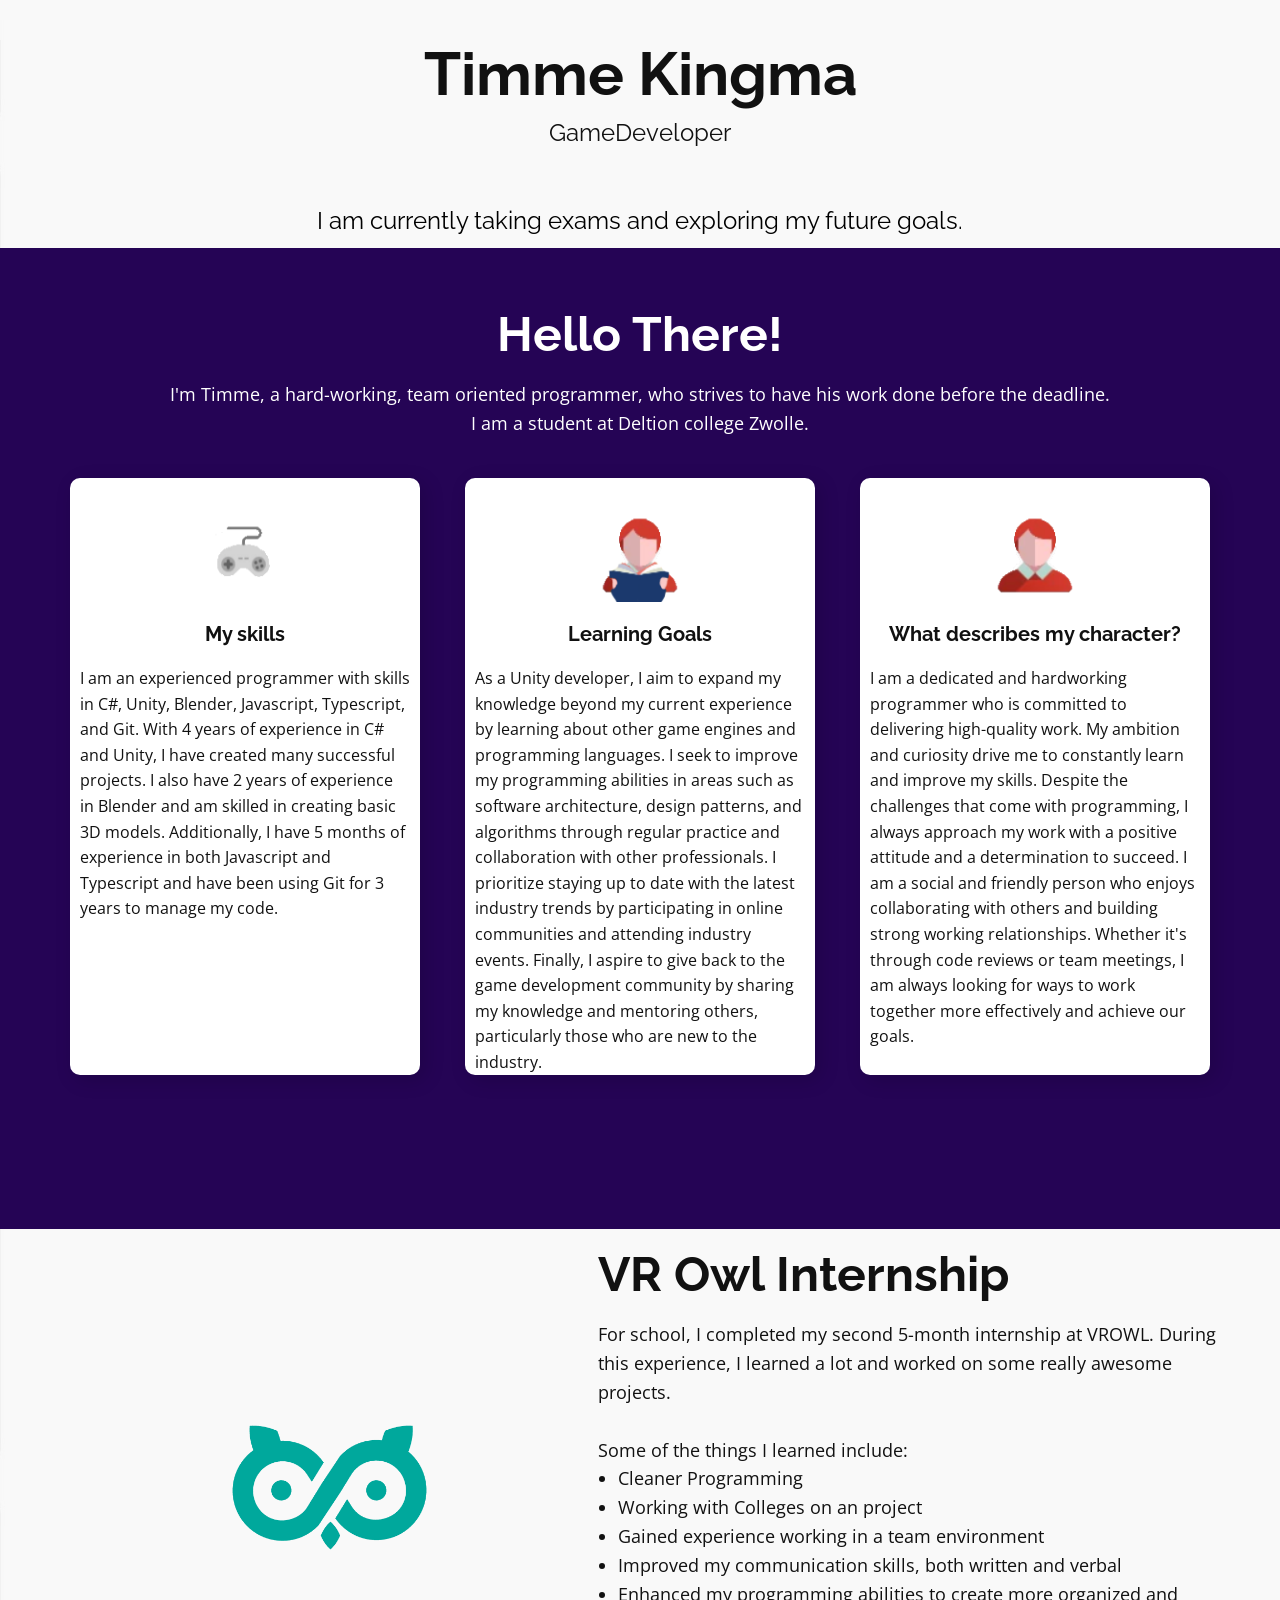
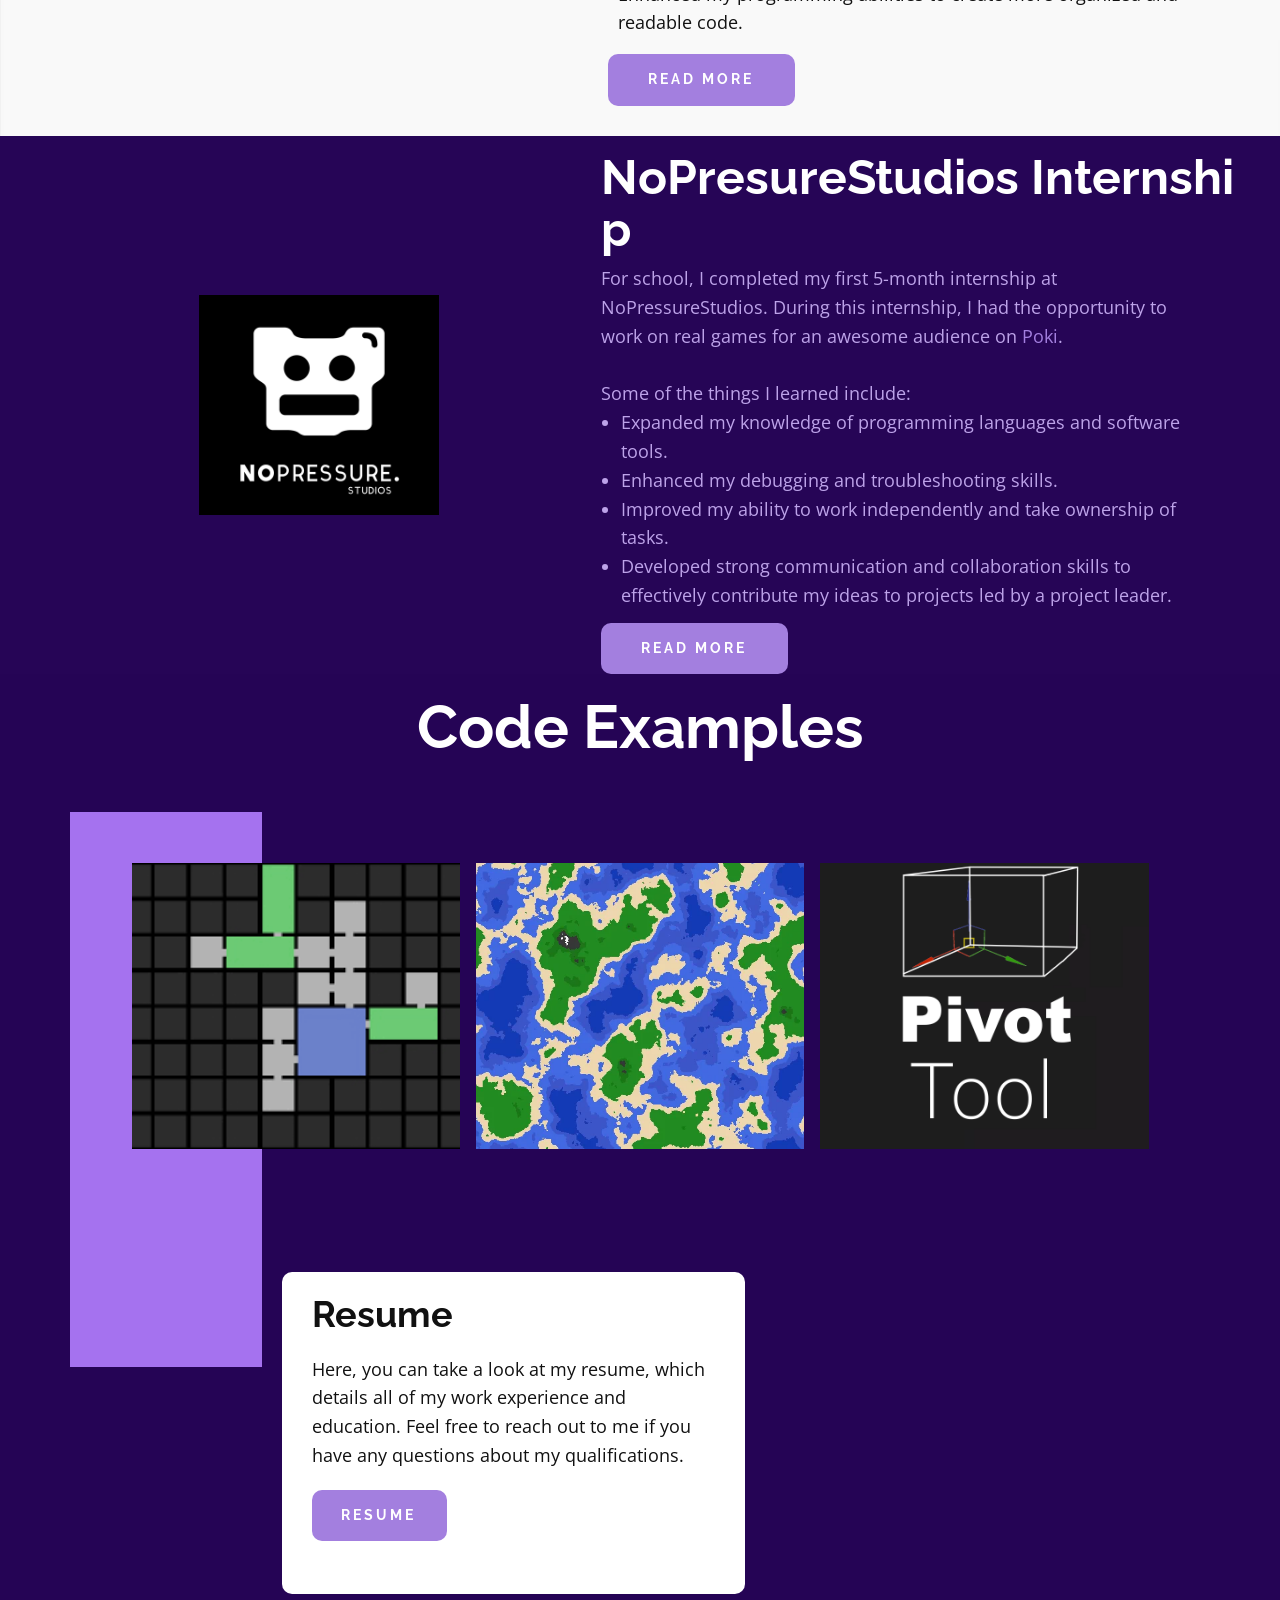
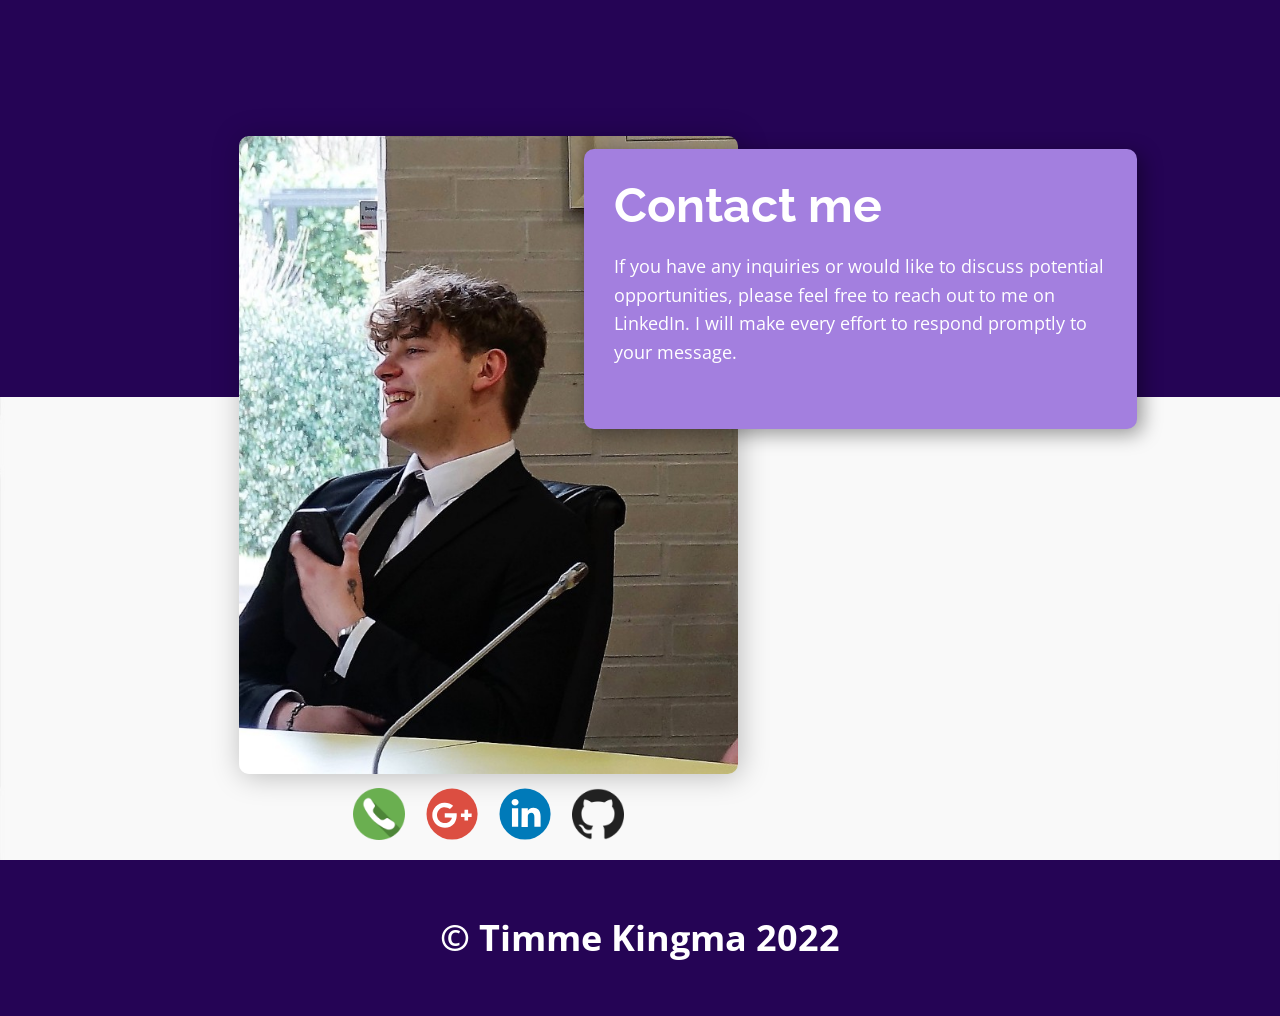
<file: index.html>
<!DOCTYPE html>
<html style="font-size: 16px;" lang="nl"><head>
    <meta name="viewport" content="width=device-width, initial-scale=1.0">
    <meta charset="utf-8">
    <meta name="keywords" content="Mobile App Development, ​Stimulate your cognitive abilities while having fun, What We Do, Testimonials, Company Services, ​Love the way you work together?, Our Portfolio, About Us, ​Our way, Get in Touch, ​Level up your brand">
    <meta name="description" content="">
    <title>Home</title>
    <link rel="stylesheet" href="nicepage.css" media="screen">
<link rel="stylesheet" href="Home.css" media="screen">
    <script class="u-script" type="text/javascript" src="jquery.js" defer=""></script>
    <script class="u-script" type="text/javascript" src="nicepage.js" defer=""></script>
    <meta name="generator" content="Nicepage 5.6.2, nicepage.com">
    <link id="u-theme-google-font" rel="stylesheet" href="https://fonts.googleapis.com/css?family=Raleway:100,100i,200,200i,300,300i,400,400i,500,500i,600,600i,700,700i,800,800i,900,900i|Open+Sans:300,300i,400,400i,500,500i,600,600i,700,700i,800,800i">
    <link id="u-page-google-font" rel="stylesheet" href="https://fonts.googleapis.com/css?family=Raleway:100,100i,200,200i,300,300i,400,400i,500,500i,600,600i,700,700i,800,800i,900,900i">
    
    
    
    
    
    
    
    <script type="application/ld+json">{
		"@context": "http://schema.org",
		"@type": "Organization",
		"name": "TimmeKingma"
}</script>
    <meta name="theme-color" content="#a37fdf">
    <meta property="og:title" content="Home">
    <meta property="og:type" content="website">
    <body class="u-body u-xl-mode"><header class="u-align-left u-clearfix u-header u-white u-header" id="sec-ab9d"><div class="u-align-left u-clearfix u-sheet u-sheet-1"></div></header>
      <section id="sidebar">
        <div class="inner">
          <nav>
            <ul>
      <li><a href="#sec-d402">Welcome</a></li>
      <li><a href="#sec-f0a5">InternShips</a></li>
      <li><a href="#carousel_efe0">Code Examples</a></li>
      <li><a href="#carousel_581b">Contact Me</a></li>
    </ul>
    </nav>
    </div>
    </section>
  <meta data-intl-tel-input-cdn-path="intlTelInput/"></head>
  <body data-home-page="Home.html" data-home-page-title="Home" class="u-body u-xl-mode" data-lang="nl"><header class="u-clearfix u-container-align-center u-header u-image u-header" id="sec-d402" data-image-width="1980" data-image-height="1321"><div class="u-clearfix u-sheet u-sheet-1"></div></header>
    <section class="u-clearfix u-image u-section-1" id="sec-25ad" data-image-width="1980" data-image-height="1321">
      <div class="u-clearfix u-sheet u-sheet-1">
        <h1 class="u-align-center u-text u-text-1" data-lang-en="Mobile App Development">Timme Kingma</h1>
        <h4 class="u-align-center u-text u-text-2">GameDeveloper</h4>
        <h4 class="u-align-center u-text u-text-black u-text-3"> I am currently taking exams and exploring my future goals.</h4>
      </div>
    </section>
    <section class="u-align-center u-clearfix u-palette-5-base u-section-2" id="carousel_d2df">
      <h2 class="u-text u-text-default u-text-1" data-lang-en="Company Services"> Hello There!</h2>
      <p class="u-text u-text-2" data-lang-en="Sample text. Click to select the text box. Click again or double click to start editing the text.&amp;nbsp;Duis aute irure dolor in reprehenderit in voluptate velit esse cillum dolore eu . "> I'm Timme, a hard-working, team oriented programmer, who strives to have his work done before the deadline.<br>&nbsp;I am a student at Deltion college Zwolle.&nbsp;
      </p>
      <div class="u-expanded-width u-shape u-shape-rectangle u-shape-1"></div>
      <div class="u-list u-list-1">
        <div class="u-repeater u-repeater-1">
          <div class="u-container-style u-list-item u-radius-10 u-repeater-item u-shape-round u-white u-list-item-1">
            <div class="u-container-layout u-similar-container u-valign-top u-container-layout-1">
              <img class="u-image u-image-contain u-image-1" src="images/gameicon.png" data-image-width="89" data-image-height="98">
              <h4 class="u-align-center u-text u-text-3" data-lang-en="Prototyping">My skills</h4>
              <p class="u-align-left u-text u-text-4" data-lang-en="Sample text. Click to select the text box. Click again or double click to start editing the text."> I am an experienced programmer with skills in C#, Unity, Blender, Javascript, Typescript, and Git. With 4 years of experience in C# and Unity, I have created many successful projects. I also have 2 years of experience in Blender and am skilled in creating basic 3D models. Additionally, I have 5 months of experience in both Javascript and Typescript and have been using Git for 3 years to manage my code.</p>
            </div>
          </div>
          <div class="u-container-style u-list-item u-radius-10 u-repeater-item u-shape-round u-white u-list-item-2">
            <div class="u-container-layout u-similar-container u-valign-top u-container-layout-2">
              <img class="u-image u-image-contain u-image-2" src="images/learningicon.png" data-image-width="89" data-image-height="98">
              <h4 class="u-align-center u-text u-text-5" data-lang-en="Development">Learning Goals</h4>
              <p class="u-align-left u-text u-text-6" data-lang-en="Sample text. Click to select the text box. Click again or double click to start editing the text."> As a Unity developer, I aim to expand my knowledge beyond my current experience by learning about other game engines and programming languages. I seek to improve my programming abilities in areas such as software architecture, design patterns, and algorithms through regular practice and collaboration with other professionals. I prioritize staying up to date with the latest industry trends by participating in online communities and attending industry events. Finally, I aspire to give back to the game development community by sharing my knowledge and mentoring others, particularly those who are new to the industry.</p>
            </div>
          </div>
          <div class="u-container-style u-list-item u-radius-10 u-repeater-item u-shape-round u-white u-list-item-3">
            <div class="u-container-layout u-similar-container u-valign-top u-container-layout-3">
              <img class="u-image u-image-contain u-image-3" src="images/personicon.png" data-image-width="89" data-image-height="98">
              <h4 class="u-align-center u-text u-text-7" data-lang-en="Innovations"> What describes my character?</h4>
              <p class="u-align-left u-text u-text-8" data-lang-en="Sample text. Click to select the text box. Click again or double click to start editing the text."> I am a dedicated and hardworking programmer who is committed to delivering high-quality work. My ambition and curiosity drive me to constantly learn and improve my skills. Despite the challenges that come with programming, I always approach my work with a positive attitude and a determination to succeed. I am a social and friendly person who enjoys collaborating with others and building strong working relationships. Whether it's through code reviews or team meetings, I am always looking for ways to work together more effectively and achieve our goals.</p>
            </div>
          </div>
        </div>
      </div>
    </section>
    <section class="u-clearfix u-image u-section-3" id="sec-f0a5" data-image-width="1980" data-image-height="1321">
      <div class="u-clearfix u-expanded-width u-layout-wrap u-layout-wrap-1">
        <div class="u-layout">
          <div class="u-layout-row">
            <div class="u-container-style u-layout-cell u-size-27-lg u-size-27-xl u-size-60-md u-size-60-sm u-size-60-xs u-layout-cell-1">
              <div class="u-container-layout u-valign-middle-lg u-valign-middle-xl u-container-layout-1">
                <img class="u-image u-image-1" src="images/vr.png" data-image-width="512" data-image-height="512">
              </div>
            </div>
            <div class="u-align-left u-container-style u-layout-cell u-shape-rectangle u-size-33-lg u-size-33-xl u-size-60-md u-size-60-sm u-size-60-xs u-layout-cell-2">
              <div class="u-container-layout u-container-layout-2">
                <h2 class="u-align-left u-text u-text-1" data-lang-en="​Stimulate your cognitive abilities while having fun">VR Owl Internship</h2>
                <p class="u-align-left u-text u-text-2" data-lang-en="​Stimulate your cognitive abilities while having fun. Inside 'Train your brain' you will find a series of games that will help you stimulate different areas and will serve as a daily brain training."> For school, I completed my second 5-month internship at VROWL. During this experience, I learned a lot and worked on some really awesome projects.&nbsp;<br>
                  <br>Some of the things I learned include:<br>
                </p>
                <ul class="u-align-left u-text u-text-3">
                  <li>Cleaner Programming </li>
                  <li>Working with Colleges on an project </li>
                  <li>Gained experience working in a team environment </li>
                  <li>Improved my communication skills, both written and verbal</li>
                  <li> Enhanced my programming abilities to create more organized and readable code.<br>
                  </li>
                </ul>
                <a href="Intern2.html" class="u-active-palette-1-base u-align-left u-border-none u-btn u-btn-round u-button-style u-custom-font u-font-raleway u-hover-palette-2-light-1 u-palette-1-base u-radius-10 u-text-body-alt-color u-btn-1" data-lang-en="{&quot;content&quot;:&quot;read more&quot;,&quot;href&quot;:&quot;https://nicepage.com/wordpress-themes&quot;}">read more</a>
              </div>
            </div>
          </div>
        </div>
      </div>
    </section>
    <section class="u-align-left u-clearfix u-image u-valign-middle-lg u-valign-middle-xl u-valign-top-md u-valign-top-sm u-section-4" id="carousel_d518" data-image-width="1980" data-image-height="1200">
      <div class="u-clearfix u-expanded-width-lg u-expanded-width-xl u-expanded-width-xs u-layout-wrap u-layout-wrap-1">
        <div class="u-gutter-0 u-layout">
          <div class="u-layout-row">
            <div class="u-container-style u-layout-cell u-size-27-lg u-size-27-xl u-size-60-md u-size-60-sm u-size-60-xs u-layout-cell-1">
              <div class="u-container-layout u-valign-middle-lg u-valign-middle-xl u-container-layout-1">
                <img class="u-image u-image-1" src="images/unnamed.png" data-image-width="512" data-image-height="512">
              </div>
            </div>
            <div class="u-align-left u-container-style u-layout-cell u-left-cell u-shape-rectangle u-size-33-lg u-size-33-xl u-size-60-md u-size-60-sm u-size-60-xs u-layout-cell-2">
              <div class="u-container-layout u-valign-top-xs u-container-layout-2">
                <h2 class="u-align-left u-text u-text-body-alt-color u-text-1" data-lang-en="What We Do">NoPresureStudios&nbsp;Internship </h2>
                <p class="u-align-left u-text u-text-palette-1-light-1 u-text-2" data-lang-en="Ut enim ad minim veniam, quis nostrud exercitation ullamco laboris nisi ut aliquip ex ea commodo consequat. Duis aute irure dolor in reprehenderit in voluptate velit esse cillum "> For school, I completed my first 5-month internship at NoPressureStudios. During this internship, I had the opportunity to work on real games for an awesome audience on <a href="https://poki.com/" class="u-active-none u-border-none u-btn u-button-link u-button-style u-hover-none u-none u-text-palette-1-base u-btn-1">Poki</a>.<br>
                  <br> Some of the things I learned include:
                </p>
                <ul class="u-align-left u-text u-text-palette-1-light-1 u-text-3">
                  <li> Expanded my knowledge of programming languages and software tools.</li>
                  <li>Enhanced my debugging and troubleshooting skills.</li>
                  <li>Improved my ability to work independently and take ownership of tasks.</li>
                  <li>Developed strong communication and collaboration skills to effectively contribute my ideas to projects led by a project leader.</li>
                </ul>
                <a href="Intern1.html" class="u-active-palette-1-base u-align-left u-border-none u-btn u-btn-round u-button-style u-custom-font u-font-raleway u-hover-palette-2-light-1 u-palette-1-base u-radius-10 u-text-body-alt-color u-btn-2" data-lang-en="{&quot;content&quot;:&quot;read more&quot;,&quot;href&quot;:&quot;https://nicepage.com/wordpress-themes&quot;}">read more</a>
              </div>
            </div>
          </div>
        </div>
      </div>
    </section>
    <section class="u-clearfix u-palette-5-base u-section-5" id="carousel_efe0">
      <div class="u-clearfix u-sheet u-sheet-1">
        <h2 class="u-align-center u-text u-text-body-alt-color u-text-1" data-lang-en="What We Do">Code Examples</h2>
        <div class="u-palette-5-light-1 u-shape u-shape-rectangle u-shape-1"></div>
        <div class="u-expanded-width-xs u-gallery u-layout-grid u-lightbox u-no-transition u-show-text-on-hover u-gallery-1">
          <div class="u-gallery-inner u-gallery-inner-1">
            <div class="u-effect-fade u-gallery-item" data-href="Project-1.html" title="Project 1" data-target="_blank">
              <div class="u-back-slide" data-image-width="275" data-image-height="183">
                <img class="u-back-image u-expanded" src="images/levelgener.png">
              </div>
              <div class="u-over-slide u-shading u-over-slide-1">
                <h3 class="u-gallery-heading"></h3>
                <p class="u-gallery-text"></p>
              </div>
            </div>
            <div class="u-effect-fade u-gallery-item u-gallery-item-2" data-image-width="462" data-image-height="417" data-href="Project-2.html" title="Project 2" data-target="_blank">
              <div class="u-back-slide" data-image-width="626" data-image-height="626">
                <img class="u-back-image u-expanded" src="images/generated map.png">
              </div>
              <div class="u-over-slide u-shading u-over-slide-2">
                <h3 class="u-gallery-heading"></h3>
                <p class="u-gallery-text"></p>
              </div>
            </div>
            <div class="u-effect-fade u-gallery-item u-gallery-item-3" data-href="Project-3.html" title="Project 1" data-target="_blank">
              <div class="u-back-slide" data-image-width="1950" data-image-height="1300">
                <img class="u-back-image u-expanded" src="images/pivottoolsimage.png">
              </div>
              <div class="u-over-slide u-shading u-over-slide-3">
                <h3 class="u-gallery-heading"></h3>
                <p class="u-gallery-text"></p>
              </div>
            </div>
          </div>
        </div>
        <div class="u-container-align-left u-container-style u-group u-radius-10 u-shape-round u-white u-group-1">
          <div class="u-container-layout u-container-layout-1">
            <h2 class="u-align-left u-text u-text-2" data-lang-en="Our Portfolio">Resume</h2>
            <p class="u-align-left u-text u-text-3" data-lang-en="Ut enim ad minim veniam, quis nostrud exercitation ullamco laboris nisi ut aliquip ex ea commodo consequat. Duis aute irure dolor in reprehenderit in voluptate velit esse cillum dolore eu fugiat nulla pariatur.&amp;nbsp;"> Here, you can take a look at my resume, which details all of my work experience and education. Feel free to reach out to me if you have any questions about my qualifications.</p>
            <a href="https://docs.google.com/document/d/1-nixK9iyRBv9Y_Fn2bHW770OlN1-jOpNlRf42pw8mCI/edit?usp=sharing" class="u-active-custom-color-2 u-align-left u-border-none u-btn u-btn-round u-button-style u-custom-font u-font-raleway u-hover-palette-2-light-1 u-palette-1-base u-radius-10 u-text-body-alt-color u-btn-1" data-animation-name="" data-animation-duration="0" data-animation-delay="0" data-animation-direction="" data-lang-en="{&quot;content&quot;:&quot;learn more&quot;,&quot;href&quot;:&quot;https://nicepage.com/wordpress-website-builder&quot;}" target="_blank">Resume</a>
          </div>
        </div>
        <div class="u-effect-fade u-gallery-item u-gallery-item-4">
          <div class="u-back-slide" data-image-width="462" data-image-height="417">
            <img class="u-back-image u-expanded" src="images/cxcc.jpg">
          </div>
          <div class="u-over-slide u-shading u-over-slide-4">
            <h3 class="u-gallery-heading"></h3>
            <p class="u-gallery-text"></p>
          </div>
        </div>
      </div>
    </section>
    <section class="u-clearfix u-image u-section-6" id="carousel_581b" data-image-width="1980" data-image-height="1321">
      <div class="u-expanded-width u-palette-5-base u-preserve-proportions u-shape u-shape-rectangle u-shape-1"></div>
      <img src="images/pf.jfif" alt="" class="u-image u-image-round u-radius-10 u-image-1" data-image-width="800" data-image-height="800">
      <div class="u-container-style u-group u-palette-1-base u-radius-10 u-shape-round u-group-1">
        <div class="u-container-layout u-container-layout-1">
          <h1 class="u-align-left u-text u-text-1" data-lang-en="About Us"> Contact me</h1>
          <p class="u-align-left u-text u-text-body-alt-color u-text-2" data-lang-en="Nunc mi ipsum faucibus vitae aliquet. Pellentesque elit eget gravida cum sociis natoque penatibus. Urna duis convallis convallis tellus id interdum velit. Proin sed libero enim sed faucibus turpis in.  "> If you have any inquiries or would like to discuss potential opportunities, please feel free to reach out to me on LinkedIn. I will make every effort to respond promptly to your message.</p>
        </div>
      </div>
      <div class="u-social-icons u-spacing-21 u-social-icons-1">
        <a class="u-social-url" target="_blank" href="tel:31615666562" title="telefoon"><span class="u-file-icon u-icon u-social-facebook u-social-icon u-icon-1"><img src="images/552489.png" alt=""></span>
        </a>
        <a class="u-social-url" target="_blank" href="mailto:timme.albert.kingma@gmail.com" title="Email"><span class="u-icon u-icon-circle u-social-google u-social-icon u-icon-2"><svg class="u-svg-link" preserveAspectRatio="xMidYMin slice" viewBox="0 0 112 112" style=""><use xmlns:xlink="http://www.w3.org/1999/xlink" xlink:href="#svg-ede4"></use></svg><svg x="0px" y="0px" viewBox="0 0 112 112" id="svg-ede4" class="u-svg-content"><circle fill="#DC4E41" cx="56.1" cy="56.1" r="55"></circle><path fill="#FFFFFF" d="M60.8,76.3c-6.6,8.6-19,11.1-29,7.7c-10.6-3.5-18.4-14.2-18.2-25.5C13,44.6,25.3,31.8,39.1,31.6
            c7.1-0.6,14,2.1,19.3,6.6c-2.2,2.4-4.4,4.8-6.9,7.1c-4.8-2.9-10.4-5-15.9-3.1c-8.8,2.6-14.3,13-10.9,21.8
            c2.7,9.1,13.7,14.1,22.5,10.2c4.5-1.6,7.5-5.7,8.7-10.2c-5.1-0.1-10.2,0-15.5-0.2c0-3,0-6.1,0-9.2c8.6,0,17.1,0,25.7,0
            C66.7,62.3,65.5,70.4,60.8,76.3z M98.3,62.5c-2.6,0-5.1,0-7.7,0c0,2.6,0,5.1,0,7.7c-2.6,0-5.1,0-7.7,0c0-2.6,0-5.1,0-7.7
            c-2.6,0-5.1,0-7.7,0c0-2.6,0-5.1,0-7.7c2.6,0,5.1,0,7.7,0c0-2.6,0-5.1,0.1-7.7c2.6,0,5.1,0,7.7,0c0,2.6,0,5.1,0,7.7
            c2.6,0,5.1,0,7.7,0C98.3,57.3,98.3,59.9,98.3,62.5z"></path></svg></span>
        </a>
        <a class="u-social-url" target="_blank" href="https://www.linkedin.com/in/timme-kingma-a97a0a202/" title="linkdin"><span class="u-icon u-icon-circle u-social-icon u-social-linkedin u-icon-3"><svg class="u-svg-link" preserveAspectRatio="xMidYMin slice" viewBox="0 0 112 112" style=""><use xmlns:xlink="http://www.w3.org/1999/xlink" xlink:href="#svg-270d"></use></svg><svg x="0px" y="0px" viewBox="0 0 112 112" id="svg-270d" class="u-svg-content"><circle fill="#007AB9" cx="56.1" cy="56.1" r="55"></circle><path fill="#FFFFFF" d="M41.3,83.7H27.9V43.4h13.4V83.7z M34.6,37.9L34.6,37.9c-4.6,0-7.5-3.1-7.5-7c0-4,3-7,7.6-7s7.4,3,7.5,7
            C42.2,34.8,39.2,37.9,34.6,37.9z M89.6,83.7H76.2V62.2c0-5.4-1.9-9.1-6.8-9.1c-3.7,0-5.9,2.5-6.9,4.9c-0.4,0.9-0.4,2.1-0.4,3.3v22.5
            H48.7c0,0,0.2-36.5,0-40.3h13.4v5.7c1.8-2.7,5-6.7,12.1-6.7c8.8,0,15.4,5.8,15.4,18.1V83.7z"></path></svg></span>
        </a>
        <a class="u-social-url" target="_blank" href="https://github.com/ATkingma" title="github"><span class="u-file-icon u-icon u-social-icon u-social-instagram u-icon-4"><img src="images/2111425.png" alt=""></span>
        </a>
      </div>
    </section>
    
    
    <footer class="u-align-center u-clearfix u-footer u-palette-5-base u-footer" id="sec-6d3f"><div class="u-clearfix u-sheet u-valign-middle u-sheet-1">
        <p class="u-small-text u-text u-text-variant u-text-1" data-lang-en="Sample text. Click to select the Text Element."> © Timme Kingma 2022</p>
      </div></footer>
</body></html>
</file>
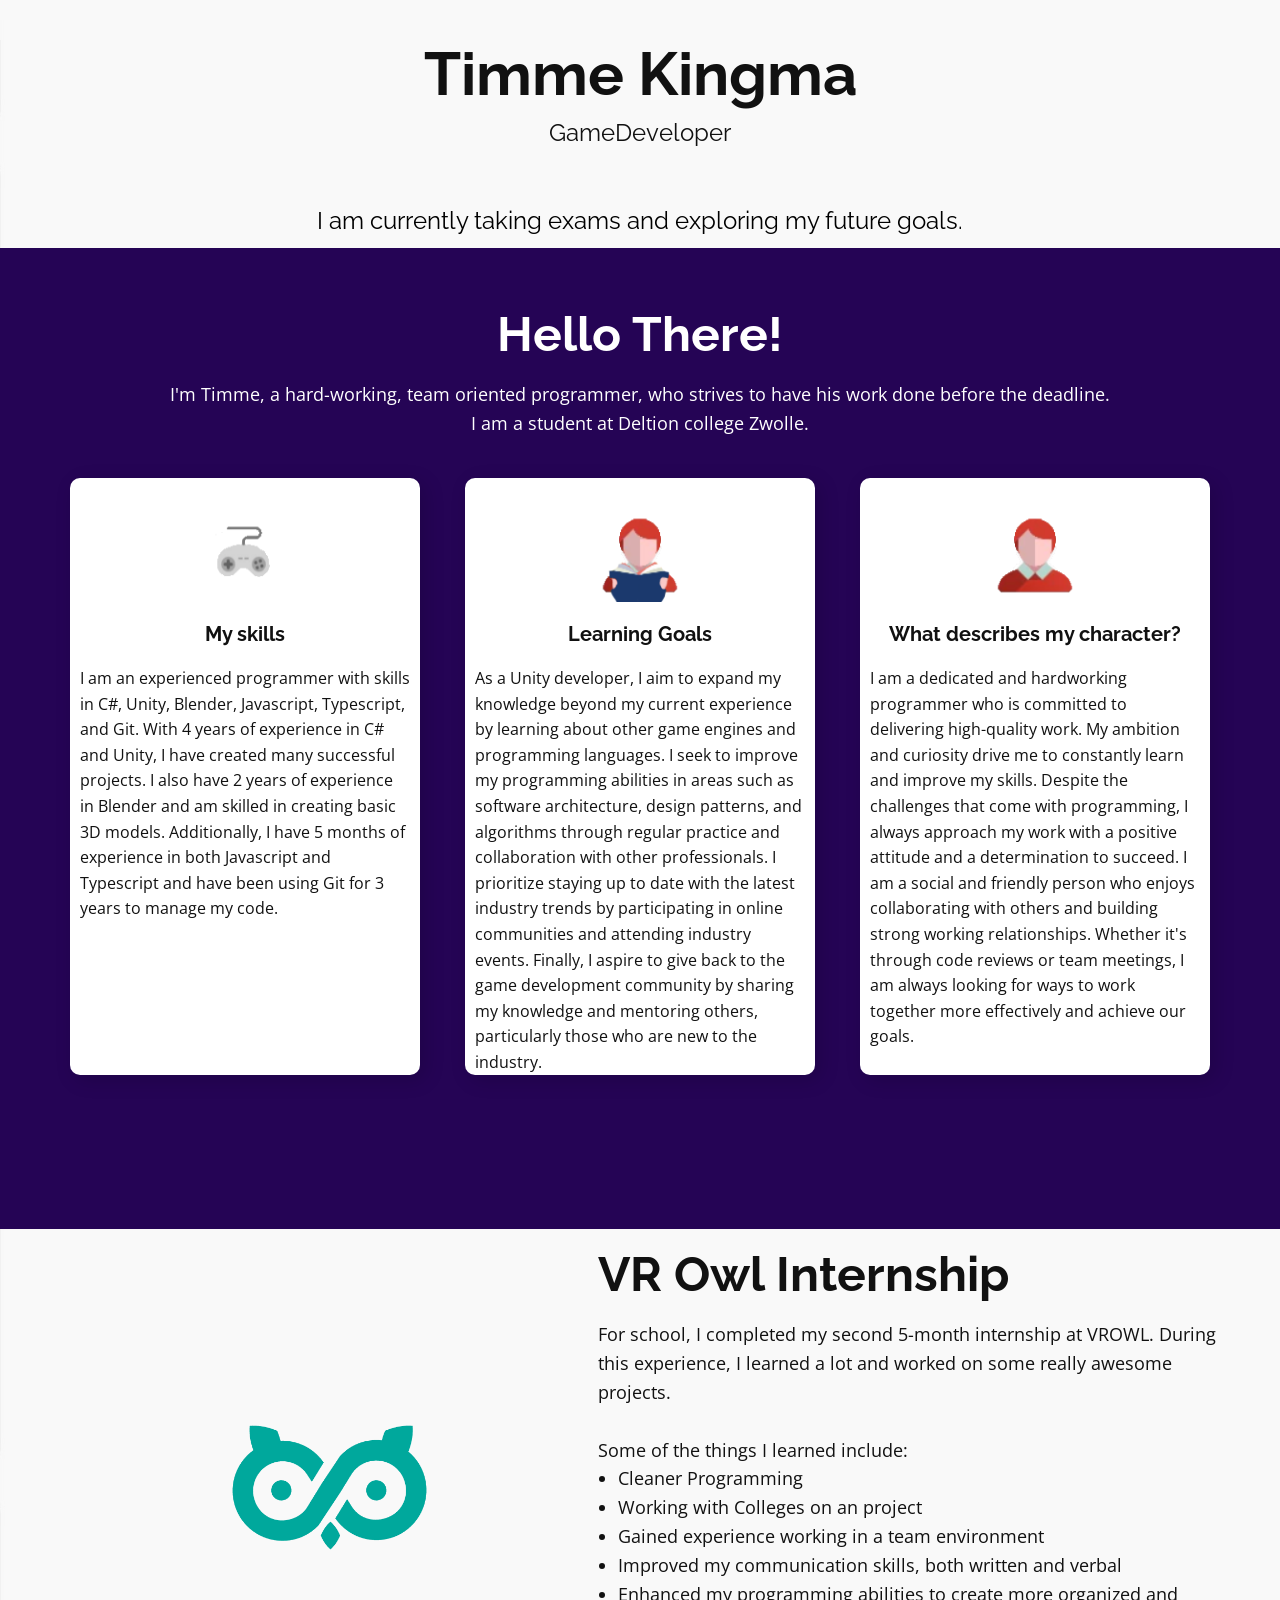
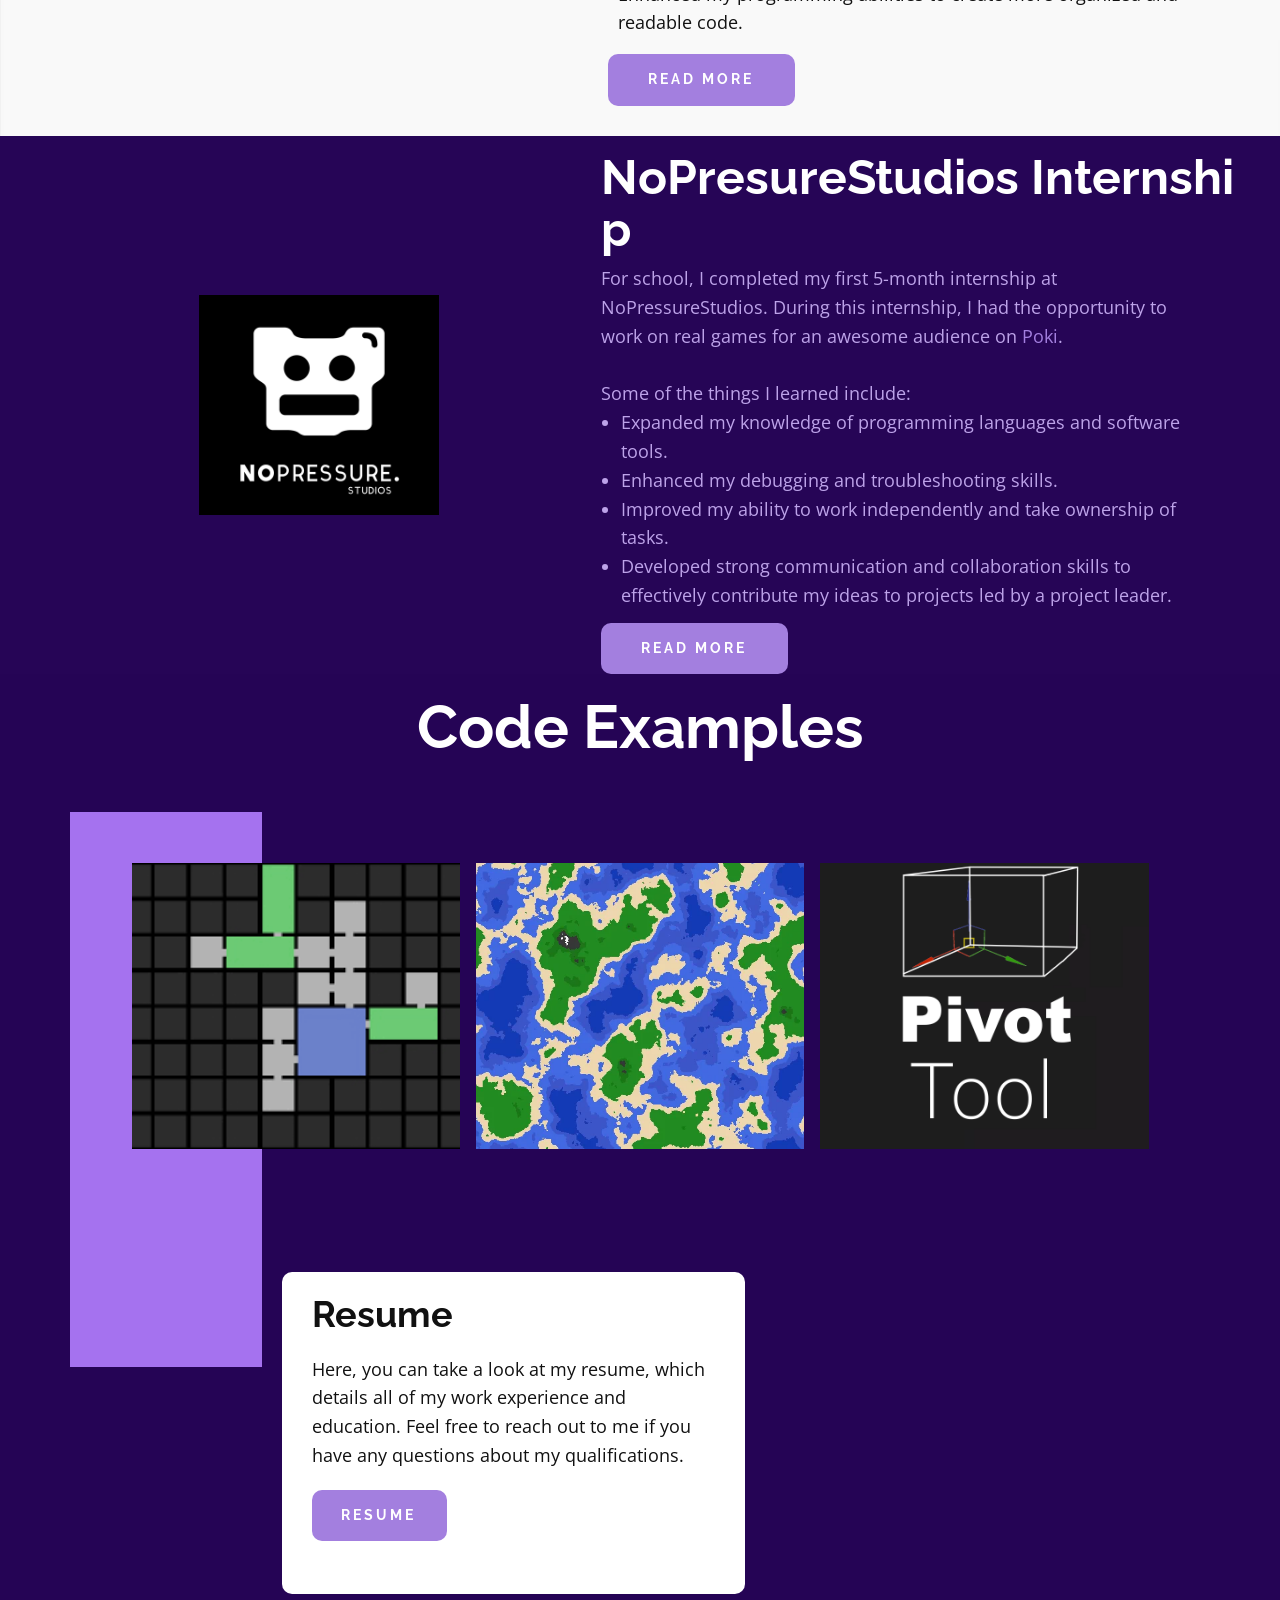
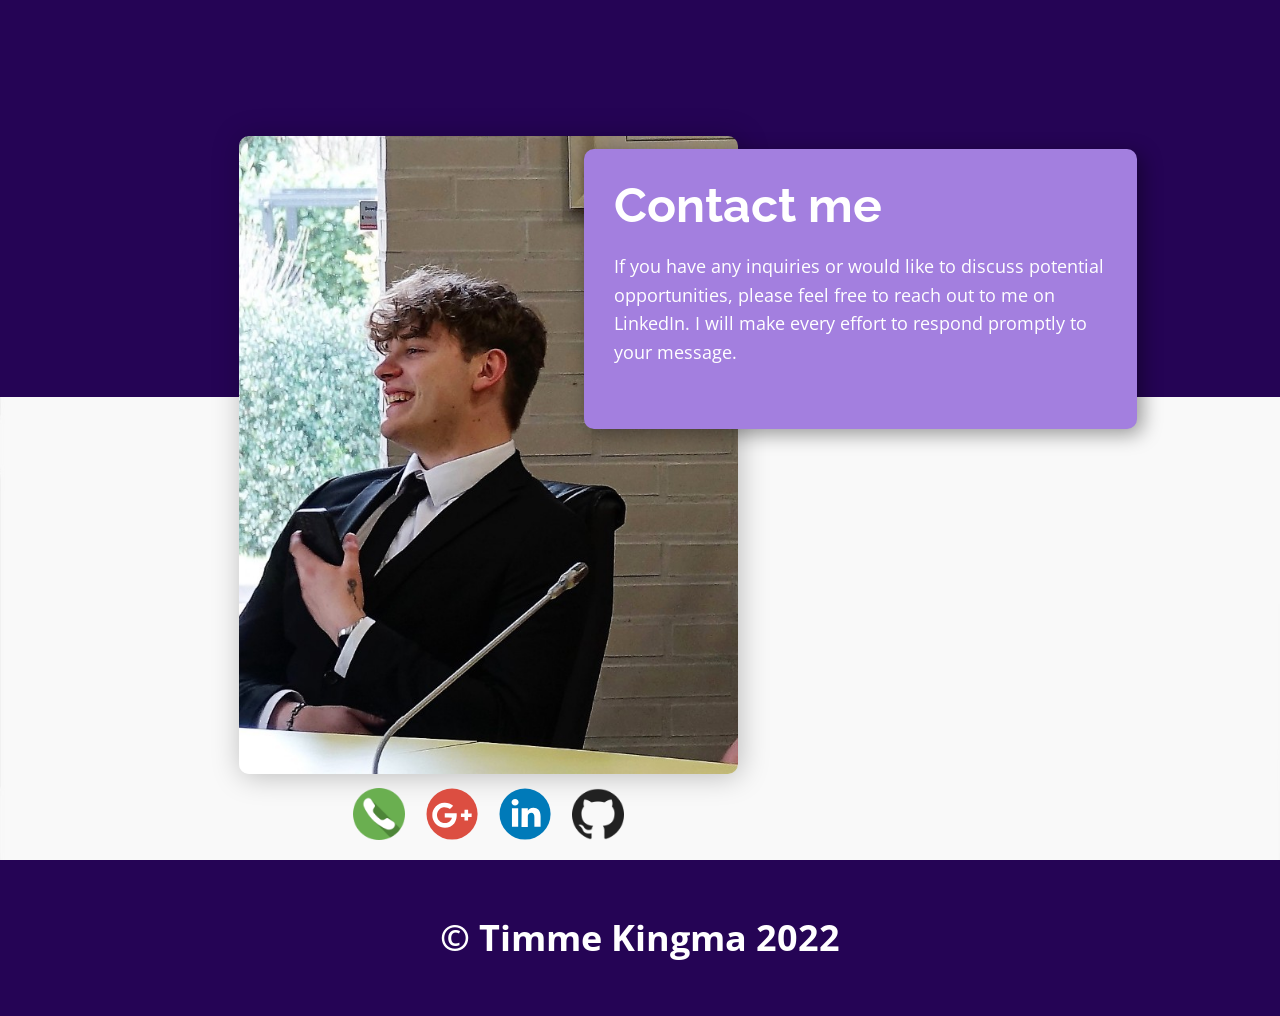
<file: Home.html>
<!DOCTYPE html>
<html style="font-size: 16px;" lang="nl"><head>
    <meta name="viewport" content="width=device-width, initial-scale=1.0">
    <meta charset="utf-8">
    <meta name="keywords" content="Mobile App Development, ​Stimulate your cognitive abilities while having fun, What We Do, Testimonials, Company Services, ​Love the way you work together?, Our Portfolio, About Us, ​Our way, Get in Touch, ​Level up your brand">
    <meta name="description" content="">
    <title>Home</title>
    <link rel="stylesheet" href="nicepage.css" media="screen">
<link rel="stylesheet" href="Home.css" media="screen">
    <script class="u-script" type="text/javascript" src="jquery.js" defer=""></script>
    <script class="u-script" type="text/javascript" src="nicepage.js" defer=""></script>
    <meta name="generator" content="Nicepage 5.6.2, nicepage.com">
    <link id="u-theme-google-font" rel="stylesheet" href="https://fonts.googleapis.com/css?family=Raleway:100,100i,200,200i,300,300i,400,400i,500,500i,600,600i,700,700i,800,800i,900,900i|Open+Sans:300,300i,400,400i,500,500i,600,600i,700,700i,800,800i">
    <link id="u-page-google-font" rel="stylesheet" href="https://fonts.googleapis.com/css?family=Raleway:100,100i,200,200i,300,300i,400,400i,500,500i,600,600i,700,700i,800,800i,900,900i">
    
    
    
    
    
    
    
    <script type="application/ld+json">{
		"@context": "http://schema.org",
		"@type": "Organization",
		"name": "TimmeKingma"
}</script>
    <meta name="theme-color" content="#a37fdf">
    <meta property="og:title" content="Home">
    <meta property="og:type" content="website">
    <body class="u-body u-xl-mode"><header class="u-align-right u-clearfix u-header u-white u-header" id="sec-ab9d"><div class="u-align-right u-clearfix u-sheet u-sheet-1"></div></header>
      <section id="sidebar">
        <div class="inner">
          <nav>
            <ul>
      <li><a href="#sec-d402">Welcome</a></li>
      <li><a href="#sec-f0a5">InternShips</a></li>
      <li><a href="#carousel_efe0">Code Examples</a></li>
      <li><a href="#carousel_581b">Contact Me</a></li>
    </ul>
    </nav>
    </div>
    </section>
  <meta data-intl-tel-input-cdn-path="intlTelInput/"></head>
  <body class="u-body u-xl-mode" data-lang="nl"><header class="u-clearfix u-container-align-center u-header u-image u-header" id="sec-d402" data-image-width="1980" data-image-height="1321"><div class="u-clearfix u-sheet u-sheet-1"></div></header>
    <section class="u-clearfix u-image u-section-1" id="sec-25ad" data-image-width="1980" data-image-height="1321">
      <div class="u-clearfix u-sheet u-sheet-1">
        <h1 class="u-align-center u-text u-text-1" data-lang-en="Mobile App Development">Timme Kingma</h1>
        <h4 class="u-align-center u-text u-text-2">GameDeveloper</h4>
        <h4 class="u-align-center u-text u-text-black u-text-3"> I am currently taking exams and exploring my future goals.</h4>
      </div>
    </section>
    <section class="u-align-center u-clearfix u-palette-5-base u-section-2" id="carousel_d2df">
      <h2 class="u-text u-text-default u-text-1" data-lang-en="Company Services"> Hello There!</h2>
      <p class="u-text u-text-2" data-lang-en="Sample text. Click to select the text box. Click again or double click to start editing the text.&amp;nbsp;Duis aute irure dolor in reprehenderit in voluptate velit esse cillum dolore eu . "> I'm Timme, a hard-working, team oriented programmer, who strives to have his work done before the deadline.<br>&nbsp;I am a student at Deltion college Zwolle.&nbsp;
      </p>
      <div class="u-expanded-width u-shape u-shape-rectangle u-shape-1"></div>
      <div class="u-list u-list-1">
        <div class="u-repeater u-repeater-1">
          <div class="u-container-style u-list-item u-radius-10 u-repeater-item u-shape-round u-white u-list-item-1">
            <div class="u-container-layout u-similar-container u-valign-top u-container-layout-1">
              <img class="u-image u-image-contain u-image-1" src="images/gameicon.png" data-image-width="89" data-image-height="98">
              <h4 class="u-align-center u-text u-text-3" data-lang-en="Prototyping">My skills</h4>
              <p class="u-align-left u-text u-text-4" data-lang-en="Sample text. Click to select the text box. Click again or double click to start editing the text."> I am an experienced programmer with skills in C#, Unity, Blender, Javascript, Typescript, and Git. With 4 years of experience in C# and Unity, I have created many successful projects. I also have 2 years of experience in Blender and am skilled in creating basic 3D models. Additionally, I have 5 months of experience in both Javascript and Typescript and have been using Git for 3 years to manage my code.</p>
            </div>
          </div>
          <div class="u-container-style u-list-item u-radius-10 u-repeater-item u-shape-round u-white u-list-item-2">
            <div class="u-container-layout u-similar-container u-valign-top u-container-layout-2">
              <img class="u-image u-image-contain u-image-2" src="images/learningicon.png" data-image-width="89" data-image-height="98">
              <h4 class="u-align-center u-text u-text-5" data-lang-en="Development">Learning Goals</h4>
              <p class="u-align-left u-text u-text-6" data-lang-en="Sample text. Click to select the text box. Click again or double click to start editing the text."> As a Unity developer, I aim to expand my knowledge beyond my current experience by learning about other game engines and programming languages. I seek to improve my programming abilities in areas such as software architecture, design patterns, and algorithms through regular practice and collaboration with other professionals. I prioritize staying up to date with the latest industry trends by participating in online communities and attending industry events. Finally, I aspire to give back to the game development community by sharing my knowledge and mentoring others, particularly those who are new to the industry.</p>
            </div>
          </div>
          <div class="u-container-style u-list-item u-radius-10 u-repeater-item u-shape-round u-white u-list-item-3">
            <div class="u-container-layout u-similar-container u-valign-top u-container-layout-3">
              <img class="u-image u-image-contain u-image-3" src="images/personicon.png" data-image-width="89" data-image-height="98">
              <h4 class="u-align-center u-text u-text-7" data-lang-en="Innovations"> What describes my character?</h4>
              <p class="u-align-left u-text u-text-8" data-lang-en="Sample text. Click to select the text box. Click again or double click to start editing the text."> I am a dedicated and hardworking programmer who is committed to delivering high-quality work. My ambition and curiosity drive me to constantly learn and improve my skills. Despite the challenges that come with programming, I always approach my work with a positive attitude and a determination to succeed. I am a social and friendly person who enjoys collaborating with others and building strong working relationships. Whether it's through code reviews or team meetings, I am always looking for ways to work together more effectively and achieve our goals.</p>
            </div>
          </div>
        </div>
      </div>
    </section>
    <section class="u-clearfix u-image u-section-3" id="sec-f0a5" data-image-width="1980" data-image-height="1321">
      <div class="u-clearfix u-expanded-width u-layout-wrap u-layout-wrap-1">
        <div class="u-layout">
          <div class="u-layout-row">
            <div class="u-container-style u-layout-cell u-size-27-lg u-size-27-xl u-size-60-md u-size-60-sm u-size-60-xs u-layout-cell-1">
              <div class="u-container-layout u-valign-middle-lg u-valign-middle-xl u-container-layout-1">
                <img class="u-image u-image-1" src="images/vr.png" data-image-width="512" data-image-height="512">
              </div>
            </div>
            <div class="u-align-left u-container-style u-layout-cell u-shape-rectangle u-size-33-lg u-size-33-xl u-size-60-md u-size-60-sm u-size-60-xs u-layout-cell-2">
              <div class="u-container-layout u-container-layout-2">
                <h2 class="u-align-left u-text u-text-1" data-lang-en="​Stimulate your cognitive abilities while having fun">VR Owl Internship</h2>
                <p class="u-align-left u-text u-text-2" data-lang-en="​Stimulate your cognitive abilities while having fun. Inside 'Train your brain' you will find a series of games that will help you stimulate different areas and will serve as a daily brain training."> For school, I completed my second 5-month internship at VROWL. During this experience, I learned a lot and worked on some really awesome projects.&nbsp;<br>
                  <br>Some of the things I learned include:<br>
                </p>
                <ul class="u-align-left u-text u-text-3">
                  <li>Cleaner Programming </li>
                  <li>Working with Colleges on an project </li>
                  <li>Gained experience working in a team environment </li>
                  <li>Improved my communication skills, both written and verbal</li>
                  <li> Enhanced my programming abilities to create more organized and readable code.<br>
                  </li>
                </ul>
                <a href="Intern2.html" class="u-active-palette-1-base u-align-left u-border-none u-btn u-btn-round u-button-style u-custom-font u-font-raleway u-hover-palette-2-light-1 u-palette-1-base u-radius-10 u-text-body-alt-color u-btn-1" data-lang-en="{&quot;content&quot;:&quot;read more&quot;,&quot;href&quot;:&quot;https://nicepage.com/wordpress-themes&quot;}">read more</a>
              </div>
            </div>
          </div>
        </div>
      </div>
    </section>
    <section class="u-align-left u-clearfix u-image u-valign-middle-lg u-valign-middle-xl u-valign-top-md u-valign-top-sm u-section-4" id="carousel_d518" data-image-width="1980" data-image-height="1200">
      <div class="u-clearfix u-expanded-width-lg u-expanded-width-xl u-expanded-width-xs u-layout-wrap u-layout-wrap-1">
        <div class="u-gutter-0 u-layout">
          <div class="u-layout-row">
            <div class="u-container-style u-layout-cell u-size-27-lg u-size-27-xl u-size-60-md u-size-60-sm u-size-60-xs u-layout-cell-1">
              <div class="u-container-layout u-valign-middle-lg u-valign-middle-xl u-container-layout-1">
                <img class="u-image u-image-1" src="images/unnamed.png" data-image-width="512" data-image-height="512">
              </div>
            </div>
            <div class="u-align-left u-container-style u-layout-cell u-left-cell u-shape-rectangle u-size-33-lg u-size-33-xl u-size-60-md u-size-60-sm u-size-60-xs u-layout-cell-2">
              <div class="u-container-layout u-valign-top-xs u-container-layout-2">
                <h2 class="u-align-left u-text u-text-body-alt-color u-text-1" data-lang-en="What We Do">NoPresureStudios&nbsp;Internship </h2>
                <p class="u-align-left u-text u-text-palette-1-light-1 u-text-2" data-lang-en="Ut enim ad minim veniam, quis nostrud exercitation ullamco laboris nisi ut aliquip ex ea commodo consequat. Duis aute irure dolor in reprehenderit in voluptate velit esse cillum "> For school, I completed my first 5-month internship at NoPressureStudios. During this internship, I had the opportunity to work on real games for an awesome audience on <a href="https://poki.com/" class="u-active-none u-border-none u-btn u-button-link u-button-style u-hover-none u-none u-text-palette-1-base u-btn-1">Poki</a>.<br>
                  <br> Some of the things I learned include:
                </p>
                <ul class="u-align-left u-text u-text-palette-1-light-1 u-text-3">
                  <li> Expanded my knowledge of programming languages and software tools.</li>
                  <li>Enhanced my debugging and troubleshooting skills.</li>
                  <li>Improved my ability to work independently and take ownership of tasks.</li>
                  <li>Developed strong communication and collaboration skills to effectively contribute my ideas to projects led by a project leader.</li>
                </ul>
                <a href="Intern1.html" class="u-active-palette-1-base u-align-left u-border-none u-btn u-btn-round u-button-style u-custom-font u-font-raleway u-hover-palette-2-light-1 u-palette-1-base u-radius-10 u-text-body-alt-color u-btn-2" data-lang-en="{&quot;content&quot;:&quot;read more&quot;,&quot;href&quot;:&quot;https://nicepage.com/wordpress-themes&quot;}">read more</a>
              </div>
            </div>
          </div>
        </div>
      </div>
    </section>
    <section class="u-clearfix u-palette-5-base u-section-5" id="carousel_efe0">
      <div class="u-clearfix u-sheet u-sheet-1">
        <h2 class="u-align-center u-text u-text-body-alt-color u-text-1" data-lang-en="What We Do">Code Examples</h2>
        <div class="u-palette-5-light-1 u-shape u-shape-rectangle u-shape-1"></div>
        <div class="u-expanded-width-xs u-gallery u-layout-grid u-lightbox u-no-transition u-show-text-on-hover u-gallery-1">
          <div class="u-gallery-inner u-gallery-inner-1">
            <div class="u-effect-fade u-gallery-item" data-href="Project-1.html" title="Project 1" data-target="_blank">
              <div class="u-back-slide" data-image-width="275" data-image-height="183">
                <img class="u-back-image u-expanded" src="images/levelgener.png">
              </div>
              <div class="u-over-slide u-shading u-over-slide-1">
                <h3 class="u-gallery-heading"></h3>
                <p class="u-gallery-text"></p>
              </div>
            </div>
            <div class="u-effect-fade u-gallery-item u-gallery-item-2" data-image-width="462" data-image-height="417" data-href="Project-2.html" title="Project 2" data-target="_blank">
              <div class="u-back-slide" data-image-width="626" data-image-height="626">
                <img class="u-back-image u-expanded" src="images/generated map.png">
              </div>
              <div class="u-over-slide u-shading u-over-slide-2">
                <h3 class="u-gallery-heading"></h3>
                <p class="u-gallery-text"></p>
              </div>
            </div>
            <div class="u-effect-fade u-gallery-item u-gallery-item-3" data-href="Project-3.html" title="Project 1" data-target="_blank">
              <div class="u-back-slide" data-image-width="1950" data-image-height="1300">
                <img class="u-back-image u-expanded" src="images/pivottoolsimage.png">
              </div>
              <div class="u-over-slide u-shading u-over-slide-3">
                <h3 class="u-gallery-heading"></h3>
                <p class="u-gallery-text"></p>
              </div>
            </div>
          </div>
        </div>
        <div class="u-container-align-left u-container-style u-group u-radius-10 u-shape-round u-white u-group-1">
          <div class="u-container-layout u-container-layout-1">
            <h2 class="u-align-left u-text u-text-2" data-lang-en="Our Portfolio">Resume</h2>
            <p class="u-align-left u-text u-text-3" data-lang-en="Ut enim ad minim veniam, quis nostrud exercitation ullamco laboris nisi ut aliquip ex ea commodo consequat. Duis aute irure dolor in reprehenderit in voluptate velit esse cillum dolore eu fugiat nulla pariatur.&amp;nbsp;"> Here, you can take a look at my resume, which details all of my work experience and education. Feel free to reach out to me if you have any questions about my qualifications.</p>
            <a href="https://docs.google.com/document/d/1-nixK9iyRBv9Y_Fn2bHW770OlN1-jOpNlRf42pw8mCI/edit?usp=sharing" class="u-active-custom-color-2 u-align-left u-border-none u-btn u-btn-round u-button-style u-custom-font u-font-raleway u-hover-palette-2-light-1 u-palette-1-base u-radius-10 u-text-body-alt-color u-btn-1" data-animation-name="" data-animation-duration="0" data-animation-delay="0" data-animation-direction="" data-lang-en="{&quot;content&quot;:&quot;learn more&quot;,&quot;href&quot;:&quot;https://nicepage.com/wordpress-website-builder&quot;}" target="_blank">Resume</a>
          </div>
        </div>
        <div class="u-effect-fade u-gallery-item u-gallery-item-4">
          <div class="u-back-slide" data-image-width="462" data-image-height="417">
            <img class="u-back-image u-expanded" src="images/cxcc.jpg">
          </div>
          <div class="u-over-slide u-shading u-over-slide-4">
            <h3 class="u-gallery-heading"></h3>
            <p class="u-gallery-text"></p>
          </div>
        </div>
      </div>
    </section>
    <section class="u-clearfix u-image u-section-6" id="carousel_581b" data-image-width="1980" data-image-height="1321">
      <div class="u-expanded-width u-palette-5-base u-preserve-proportions u-shape u-shape-rectangle u-shape-1"></div>
      <img src="images/pf.jfif" alt="" class="u-image u-image-round u-radius-10 u-image-1" data-image-width="800" data-image-height="800">
      <div class="u-container-style u-group u-palette-1-base u-radius-10 u-shape-round u-group-1">
        <div class="u-container-layout u-container-layout-1">
          <h1 class="u-align-left u-text u-text-1" data-lang-en="About Us"> Contact me</h1>
          <p class="u-align-left u-text u-text-body-alt-color u-text-2" data-lang-en="Nunc mi ipsum faucibus vitae aliquet. Pellentesque elit eget gravida cum sociis natoque penatibus. Urna duis convallis convallis tellus id interdum velit. Proin sed libero enim sed faucibus turpis in.  "> If you have any inquiries or would like to discuss potential opportunities, please feel free to reach out to me on LinkedIn. I will make every effort to respond promptly to your message.</p>
        </div>
      </div>
      <div class="u-social-icons u-spacing-21 u-social-icons-1">
        <a class="u-social-url" target="_blank" href="tel:31615666562" title="telefoon"><span class="u-file-icon u-icon u-social-facebook u-social-icon u-icon-1"><img src="images/552489.png" alt=""></span>
        </a>
        <a class="u-social-url" target="_blank" href="mailto:timme.albert.kingma@gmail.com" title="Email"><span class="u-icon u-icon-circle u-social-google u-social-icon u-icon-2"><svg class="u-svg-link" preserveAspectRatio="xMidYMin slice" viewBox="0 0 112 112" style=""><use xmlns:xlink="http://www.w3.org/1999/xlink" xlink:href="#svg-ede4"></use></svg><svg x="0px" y="0px" viewBox="0 0 112 112" id="svg-ede4" class="u-svg-content"><circle fill="#DC4E41" cx="56.1" cy="56.1" r="55"></circle><path fill="#FFFFFF" d="M60.8,76.3c-6.6,8.6-19,11.1-29,7.7c-10.6-3.5-18.4-14.2-18.2-25.5C13,44.6,25.3,31.8,39.1,31.6
            c7.1-0.6,14,2.1,19.3,6.6c-2.2,2.4-4.4,4.8-6.9,7.1c-4.8-2.9-10.4-5-15.9-3.1c-8.8,2.6-14.3,13-10.9,21.8
            c2.7,9.1,13.7,14.1,22.5,10.2c4.5-1.6,7.5-5.7,8.7-10.2c-5.1-0.1-10.2,0-15.5-0.2c0-3,0-6.1,0-9.2c8.6,0,17.1,0,25.7,0
            C66.7,62.3,65.5,70.4,60.8,76.3z M98.3,62.5c-2.6,0-5.1,0-7.7,0c0,2.6,0,5.1,0,7.7c-2.6,0-5.1,0-7.7,0c0-2.6,0-5.1,0-7.7
            c-2.6,0-5.1,0-7.7,0c0-2.6,0-5.1,0-7.7c2.6,0,5.1,0,7.7,0c0-2.6,0-5.1,0.1-7.7c2.6,0,5.1,0,7.7,0c0,2.6,0,5.1,0,7.7
            c2.6,0,5.1,0,7.7,0C98.3,57.3,98.3,59.9,98.3,62.5z"></path></svg></span>
        </a>
        <a class="u-social-url" target="_blank" href="https://www.linkedin.com/in/timme-kingma-a97a0a202/" title="linkdin"><span class="u-icon u-icon-circle u-social-icon u-social-linkedin u-icon-3"><svg class="u-svg-link" preserveAspectRatio="xMidYMin slice" viewBox="0 0 112 112" style=""><use xmlns:xlink="http://www.w3.org/1999/xlink" xlink:href="#svg-270d"></use></svg><svg x="0px" y="0px" viewBox="0 0 112 112" id="svg-270d" class="u-svg-content"><circle fill="#007AB9" cx="56.1" cy="56.1" r="55"></circle><path fill="#FFFFFF" d="M41.3,83.7H27.9V43.4h13.4V83.7z M34.6,37.9L34.6,37.9c-4.6,0-7.5-3.1-7.5-7c0-4,3-7,7.6-7s7.4,3,7.5,7
            C42.2,34.8,39.2,37.9,34.6,37.9z M89.6,83.7H76.2V62.2c0-5.4-1.9-9.1-6.8-9.1c-3.7,0-5.9,2.5-6.9,4.9c-0.4,0.9-0.4,2.1-0.4,3.3v22.5
            H48.7c0,0,0.2-36.5,0-40.3h13.4v5.7c1.8-2.7,5-6.7,12.1-6.7c8.8,0,15.4,5.8,15.4,18.1V83.7z"></path></svg></span>
        </a>
        <a class="u-social-url" target="_blank" href="https://github.com/ATkingma" title="github"><span class="u-file-icon u-icon u-social-icon u-social-instagram u-icon-4"><img src="images/2111425.png" alt=""></span>
        </a>
      </div>
    </section>
    
    
    <footer class="u-align-center u-clearfix u-footer u-palette-5-base u-footer" id="sec-6d3f"><div class="u-clearfix u-sheet u-valign-middle u-sheet-1">
        <p class="u-small-text u-text u-text-variant u-text-1" data-lang-en="Sample text. Click to select the Text Element."> © Timme Kingma 2022</p>
      </div></footer>
</body></html>
</file>
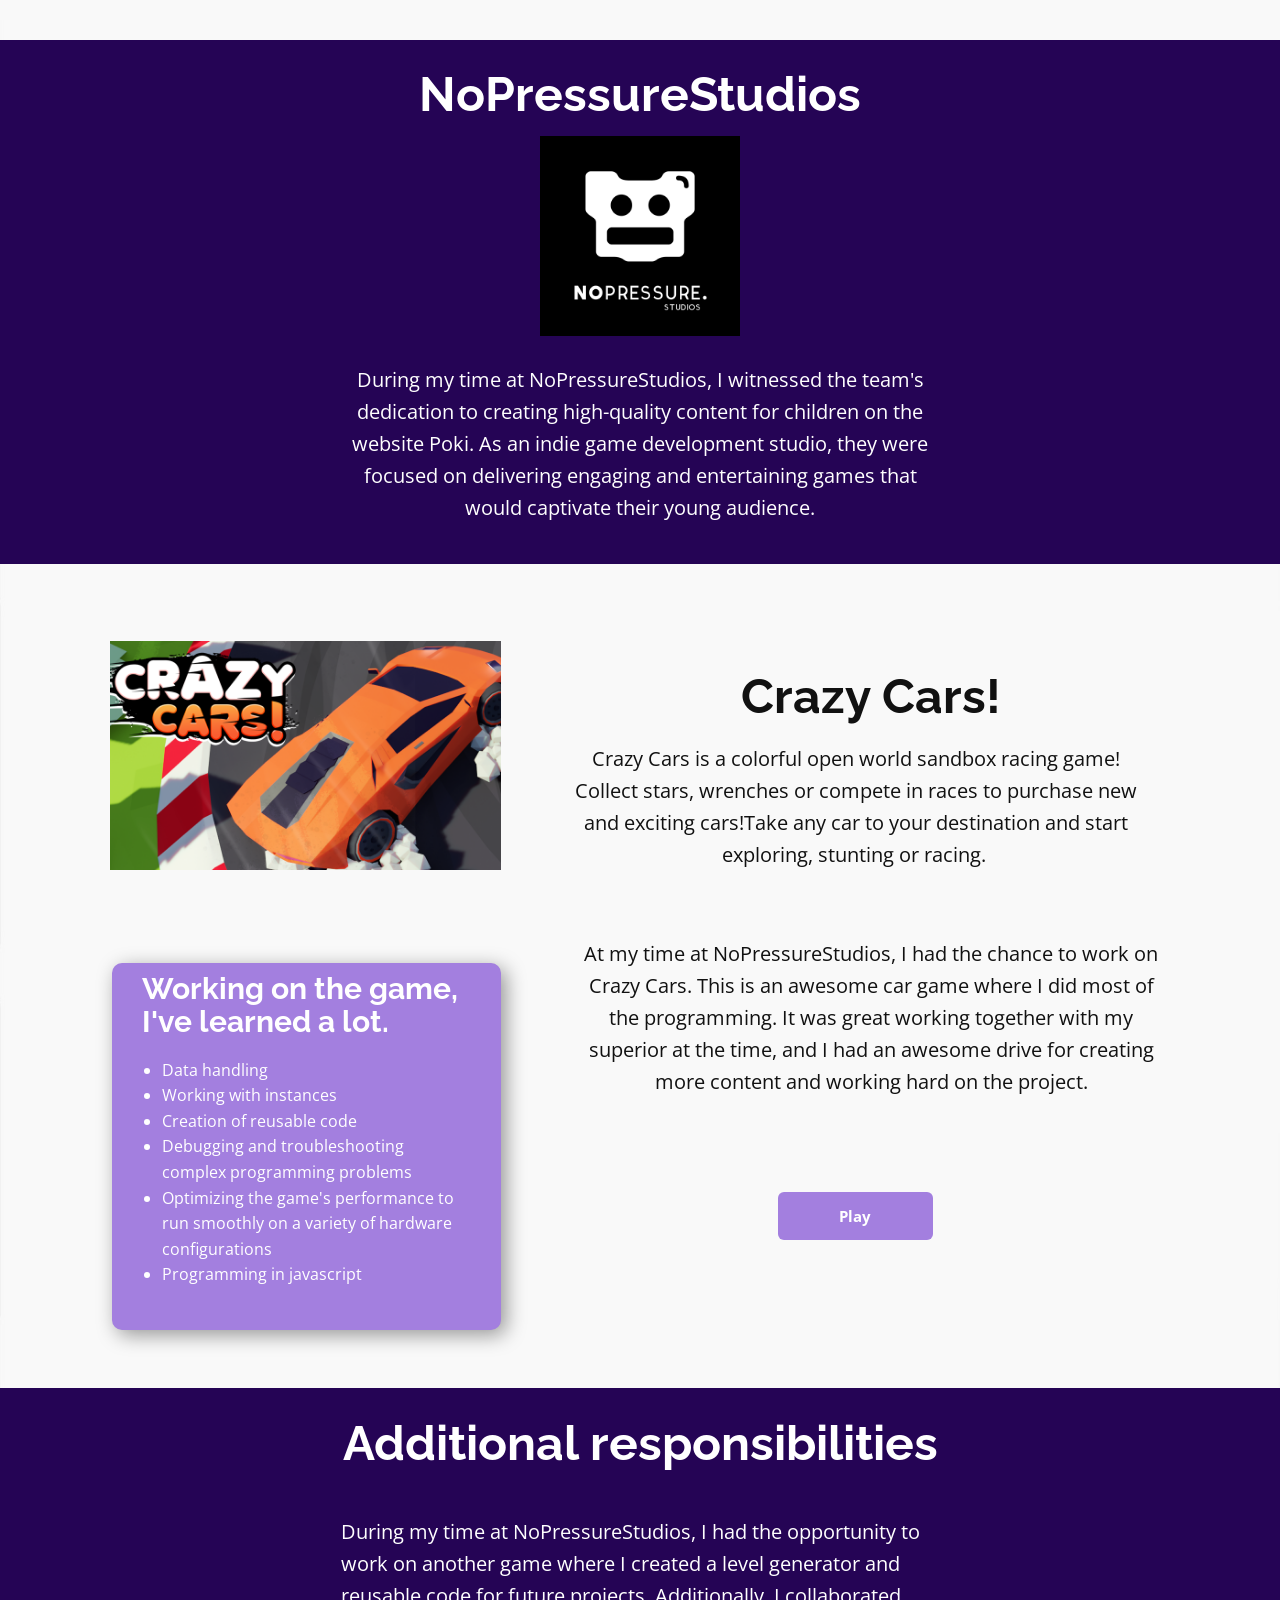
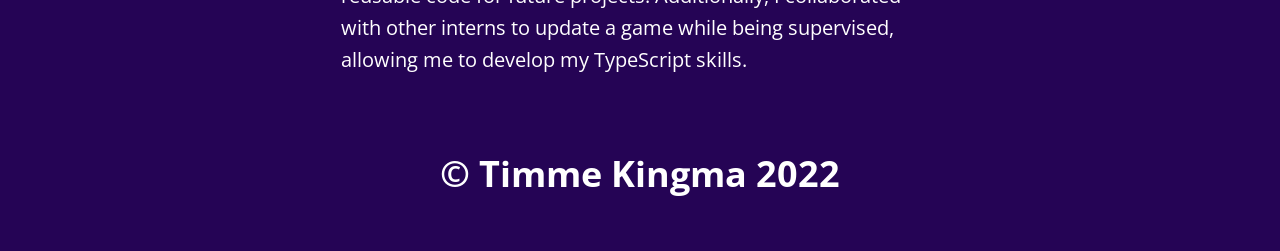
<file: Intern1.html>
<!DOCTYPE html>
<html style="font-size: 16px;" lang="nl"><head>
    <meta name="viewport" content="width=device-width, initial-scale=1.0">
    <meta charset="utf-8">
    <meta name="keywords" content="​NoPressureStudios, Crazy Cars!">
    <meta name="description" content="">
    <title>Intern1</title>
    <link rel="stylesheet" href="nicepage.css" media="screen">
<link rel="stylesheet" href="Intern1.css" media="screen">
    <script class="u-script" type="text/javascript" src="jquery.js" defer=""></script>
    <script class="u-script" type="text/javascript" src="nicepage.js" defer=""></script>
    <meta name="generator" content="Nicepage 5.6.2, nicepage.com">
    <link id="u-theme-google-font" rel="stylesheet" href="https://fonts.googleapis.com/css?family=Raleway:100,100i,200,200i,300,300i,400,400i,500,500i,600,600i,700,700i,800,800i,900,900i|Open+Sans:300,300i,400,400i,500,500i,600,600i,700,700i,800,800i">
    
    
    
    
    <script type="application/ld+json">{
		"@context": "http://schema.org",
		"@type": "Organization",
		"name": "TimmeKingma"
}</script>
    <meta name="theme-color" content="#a37fdf">
    <meta property="og:title" content="Intern1">
    <meta property="og:type" content="website">
    <body class="u-body u-xl-mode"><header class="u-align-center u-clearfix u-header u-white u-header" id="sec-ab9d"><div class="u-align-center u-clearfix u-sheet u-sheet-1"></div></header>
      <section id="sidebar">
        <div class="inner">
          <nav>
            <ul>
      <li><a href="home.html">HomePage</a></li>
      <li><a href="Intern2.html">VR OWl</a></li>
      <li><a href="home.html#carousel_efe0">Code Examples</a></li>
      <li><a href="https://github.com/ATkingma">github</a></li>
    </ul>
    </nav>
    </div>
    </section>
  <meta data-intl-tel-input-cdn-path="intlTelInput/"></head>
  <body class="u-body u-xl-mode" data-lang="nl"><header class="u-clearfix u-container-align-center u-header u-image u-header" id="sec-d402" data-image-width="1980" data-image-height="1321"><div class="u-clearfix u-sheet u-sheet-1"></div></header>
    <section class="u-clearfix u-palette-5-base u-section-1" id="sec-f9a0">
      <div class="u-clearfix u-sheet u-sheet-1">
        <h1 class="u-text u-text-default u-text-1"> NoPressureStudios</h1>
        <img class="u-image u-image-default u-preserve-proportions u-image-1" src="images/unnamed.png" alt="" data-image-width="512" data-image-height="512">
        <p class="u-align-center u-large-text u-text u-text-variant u-text-2"> During my time at NoPressureStudios, I witnessed the team's dedication to creating high-quality content for children on the website Poki. As an indie game development studio, they were focused on delivering engaging and entertaining games that would captivate their young audience.</p>
      </div>
    </section>
    <section class="u-clearfix u-image u-section-2" id="sec-e4ab" data-image-width="1980" data-image-height="1321">
      <div class="u-clearfix u-sheet u-sheet-1">
        <img class="u-image u-image-default u-image-1" src="images/image1.png" alt="" data-image-width="1024" data-image-height="500">
        <h2 class="u-align-center u-text u-text-1">Crazy Cars!</h2>
        <p class="u-align-center u-large-text u-text u-text-variant u-text-2"> Crazy Cars is a colorful open world sandbox racing game!<br>Collect stars, wrenches or co​mpete in races to purchase new and exciting cars!Take any car to your destination and start exploring, stunting or racing.&nbsp;
        </p>
        <p class="u-align-center u-large-text u-text u-text-variant u-text-3"> At my time at ​NoPressureStudios, I had the chance to work on Crazy Cars. This is an awesome car game where I did most of the programming. It was great working together with my superior at the time, and I had an awesome drive for creating more content and working hard on the project.<br>
        </p>
        <div class="u-container-align-left u-container-style u-custom-color-2 u-group u-radius-10 u-shape-round u-group-1">
          <div class="u-container-layout u-container-layout-1">
            <h2 class="u-align-left u-text u-text-4" data-lang-en="Our Portfolio"> Working on the game, I've learned a lot. </h2>
            <ul class="u-align-left u-text u-text-5">
              <li> Data handling</li>
              <li>Working with instances</li>
              <li>Creation of reusable code</li>
              <li>Debugging and troubleshooting complex programming problems</li>
              <li>Optimizing the game's performance to run smoothly on a variety of hardware configurations</li>
              <li>Programming in javascript</li>
            </ul>
          </div>
        </div>
        <a href="https://poki.com/en/g/crazy-cars" class="u-active-palette-2-light-1 u-border-none u-btn u-btn-round u-button-style u-hover-palette-1-light-1 u-palette-1-base u-radius-6 u-btn-1" target="_blank">Play<br>
        </a>
      </div>
    </section>
    <section class="u-clearfix u-palette-5-base u-section-3" id="sec-285c">
      <div class="u-clearfix u-sheet u-sheet-1">
        <h1 class="u-text u-text-default u-text-1"> Additional responsibilities</h1>
        <p class="u-large-text u-text u-text-variant u-text-2"> During my time at ​NoPressureStudios, I had the opportunity to work on another game where I created a level generator and reusable code for future projects. Additionally, I collaborated with other interns to update a game while being supervised, allowing me to develop my TypeScript skills.</p>
      </div>
    </section>
    
    
    <footer class="u-align-center u-clearfix u-footer u-palette-5-base u-footer" id="sec-6d3f"><div class="u-clearfix u-sheet u-valign-middle u-sheet-1">
        <p class="u-small-text u-text u-text-variant u-text-1" data-lang-en="Sample text. Click to select the Text Element."> © Timme Kingma 2022</p>
      </div></footer>
  
</body></html>
</file>
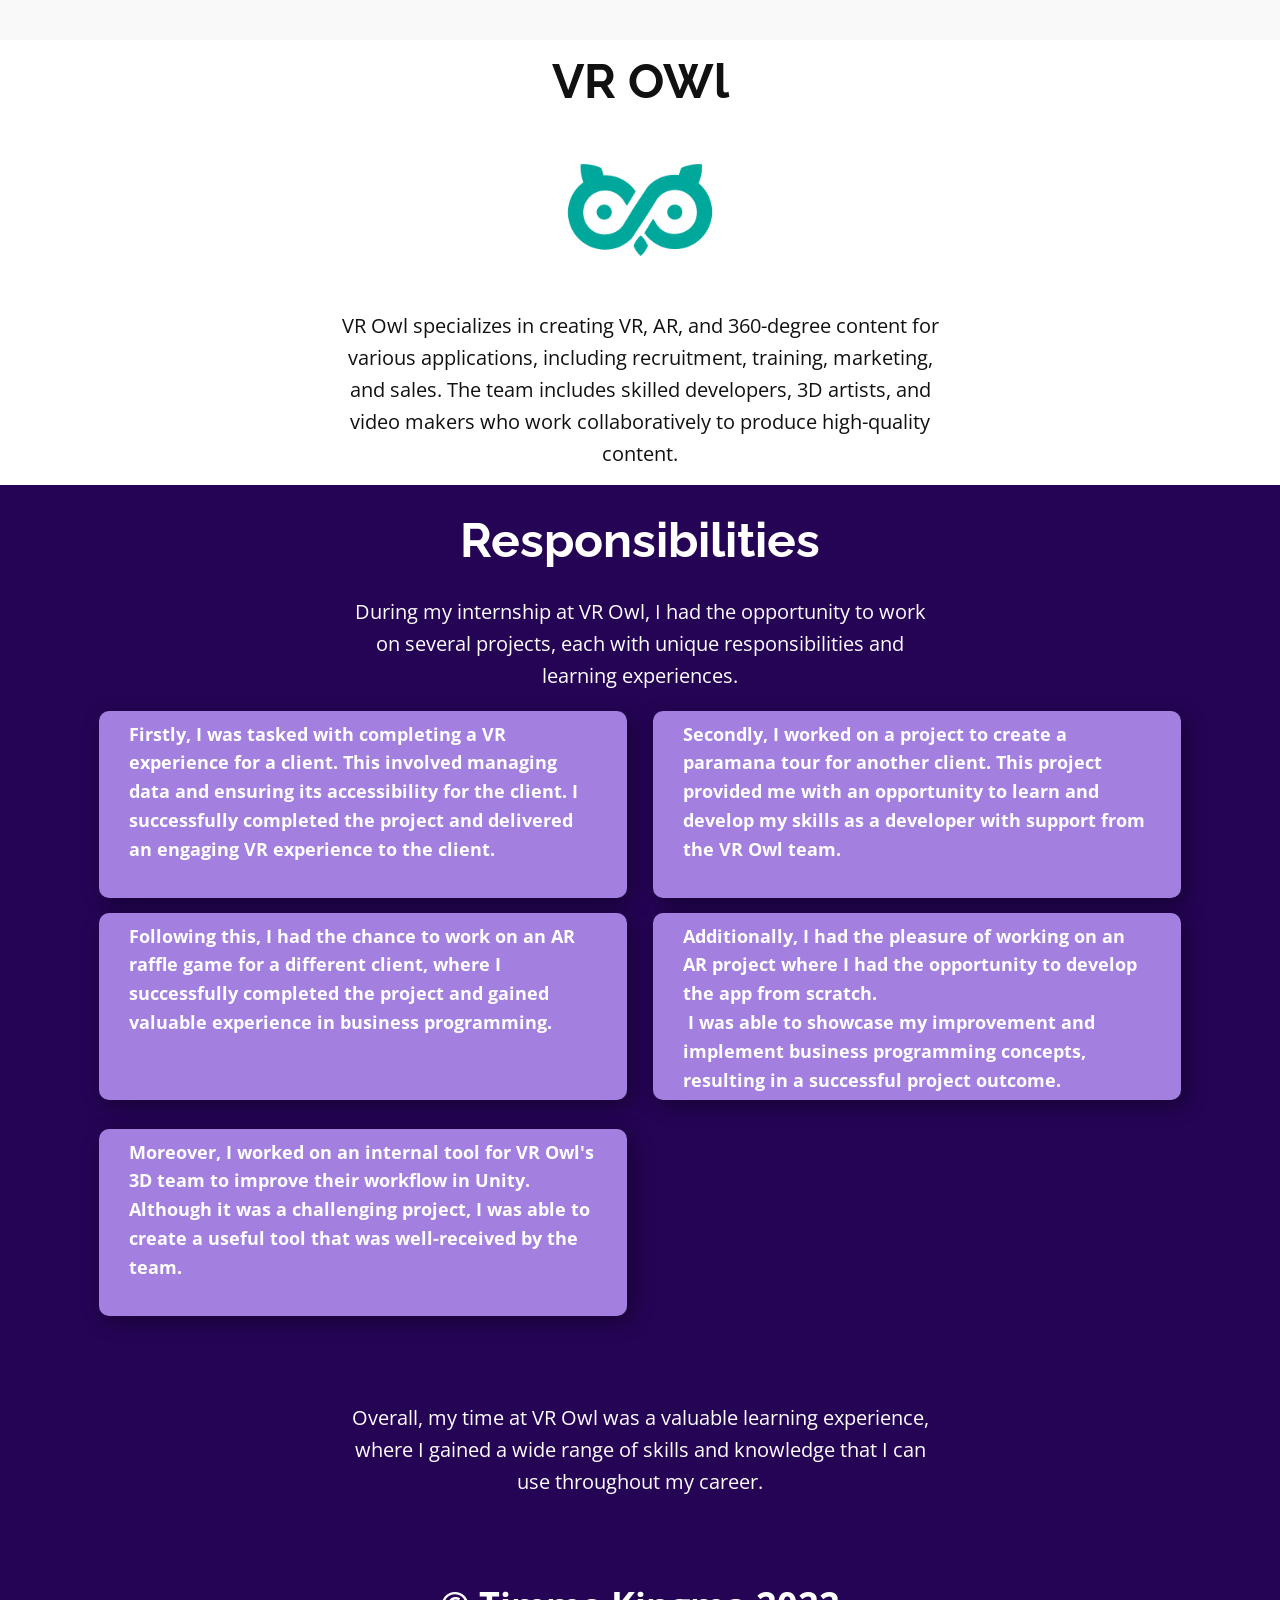
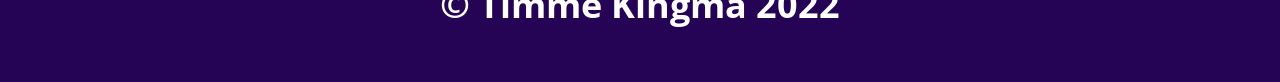
<file: Intern2.html>
<!DOCTYPE html>
<html style="font-size: 16px;" lang="nl"><head>
    <meta name="viewport" content="width=device-width, initial-scale=1.0">
    <meta charset="utf-8">
    <meta name="keywords" content="​NoPressureStudios, Crazy Cars!">
    <meta name="description" content="">
    <title>Intern2</title>
    <link rel="stylesheet" href="nicepage.css" media="screen">
<link rel="stylesheet" href="Intern2.css" media="screen">
    <script class="u-script" type="text/javascript" src="jquery.js" defer=""></script>
    <script class="u-script" type="text/javascript" src="nicepage.js" defer=""></script>
    <meta name="generator" content="Nicepage 5.6.2, nicepage.com">
    <link id="u-theme-google-font" rel="stylesheet" href="https://fonts.googleapis.com/css?family=Raleway:100,100i,200,200i,300,300i,400,400i,500,500i,600,600i,700,700i,800,800i,900,900i|Open+Sans:300,300i,400,400i,500,500i,600,600i,700,700i,800,800i">
    
    
    
    <script type="application/ld+json">{
		"@context": "http://schema.org",
		"@type": "Organization",
		"name": "TimmeKingma"
}</script>
    <meta name="theme-color" content="#a37fdf">
    <meta property="og:title" content="Intern2">
    <meta property="og:type" content="website">
    <body class="u-body u-xl-mode"><header class="u-align-center u-clearfix u-header u-white u-header" id="sec-ab9d"><div class="u-align-center u-clearfix u-sheet u-sheet-1"></div></header>
      <section id="sidebar">
        <div class="inner">
          <nav>
            <ul>
      <li><a href="home.html">HomePage</a></li>
      <li><a href="Intern1.html">NoPressureStudios</a></li>
      <li><a href="home.html#carousel_efe0">Code Examples</a></li>
      <li><a href="https://github.com/ATkingma">github</a></li>
    </ul>
    </nav>
    </div>
    </section>
  <meta data-intl-tel-input-cdn-path="intlTelInput/"></head>
  <body class="u-body u-xl-mode" data-lang="nl"><header class="u-clearfix u-container-align-center u-header u-image u-header" id="sec-d402" data-image-width="1980" data-image-height="1321"><div class="u-clearfix u-sheet u-sheet-1"></div></header>
    <section class="u-clearfix u-white u-section-1" id="sec-f9a0">
      <div class="u-clearfix u-sheet u-valign-middle u-sheet-1">
        <h1 class="u-text u-text-default u-text-1">VR OWl</h1>
        <img class="u-image u-image-default u-preserve-proportions u-image-1" src="images/vr.png" alt="" data-image-width="512" data-image-height="512">
        <p class="u-align-center u-large-text u-text u-text-variant u-text-2"> VR Owl specializes in creating VR, AR, and 360-degree content for various applications, including recruitment, training, marketing, and sales. The team includes skilled developers, 3D artists, and video makers who work collaboratively to produce high-quality content.</p>
      </div>
    </section>
    <section class="u-clearfix u-palette-5-base u-section-2" id="sec-e4ab">
      <div class="u-clearfix u-sheet u-sheet-1">
        <h2 class="u-align-center u-text u-text-1">Responsibilities</h2>
        <p class="u-align-center u-large-text u-text u-text-variant u-text-2"> During my internship at VR Owl, I had the opportunity to work on several projects, each with unique responsibilities and learning experiences.<br>
        </p>
        <div class="u-container-align-left u-container-style u-custom-color-2 u-group u-radius-10 u-shape-round u-group-1">
          <div class="u-container-layout u-container-layout-1">
            <p class="u-align-left u-text u-text-3"> Firstly, I was tasked with completing a VR experience for a client. This involved managing data and ensuring its accessibility for the client. I successfully completed the project and delivered an engaging VR experience to the client.</p>
          </div>
        </div>
        <div class="u-container-align-left u-container-style u-custom-color-2 u-group u-radius-10 u-shape-round u-group-2">
          <div class="u-container-layout u-container-layout-2">
            <p class="u-align-left u-text u-text-4"> Secondly, I worked on a project to create a paramana tour for another client. This project provided me with an opportunity to learn and develop my skills as a developer with support from the VR Owl team.</p>
          </div>
        </div>
        <div class="u-container-align-left u-container-style u-custom-color-2 u-group u-radius-10 u-shape-round u-group-3">
          <div class="u-container-layout u-container-layout-3">
            <p class="u-align-left u-text u-text-5"> Following this, I had the chance to work on an AR raffle game for a different client, where I successfully completed the project and gained valuable experience in business programming.</p>
          </div>
        </div>
        <div class="u-container-align-left u-container-style u-custom-color-2 u-group u-radius-10 u-shape-round u-group-4">
          <div class="u-container-layout u-container-layout-4">
            <p class="u-align-left u-text u-text-6"> Additionally, I had the pleasure of working on an AR project where I had the opportunity to develop the app from scratch.<br>&nbsp;I was able to showcase my improvement and implement business programming concepts, resulting in a successful project outcome.
            </p>
          </div>
        </div>
        <div class="u-container-align-left u-container-style u-custom-color-2 u-group u-radius-10 u-shape-round u-group-5">
          <div class="u-container-layout u-container-layout-5">
            <p class="u-align-left u-text u-text-7"> Moreover, I worked on an internal tool for VR Owl's 3D team to improve their workflow in Unity. Although it was a challenging project, I was able to create a useful tool that was well-received by the team.</p>
          </div>
        </div>
        <p class="u-align-center u-large-text u-text u-text-variant u-text-8">Overall, my time at VR Owl was a valuable learning experience, where I gained a wide range of skills and knowledge that I can use throughout my career.<br>
        </p>
      </div>
    </section>
    
    
    <footer class="u-align-center u-clearfix u-footer u-palette-5-base u-footer" id="sec-6d3f"><div class="u-clearfix u-sheet u-valign-middle u-sheet-1">
        <p class="u-small-text u-text u-text-variant u-text-1" data-lang-en="Sample text. Click to select the Text Element."> © Timme Kingma 2022</p>
      </div></footer>
</body></html>
</file>
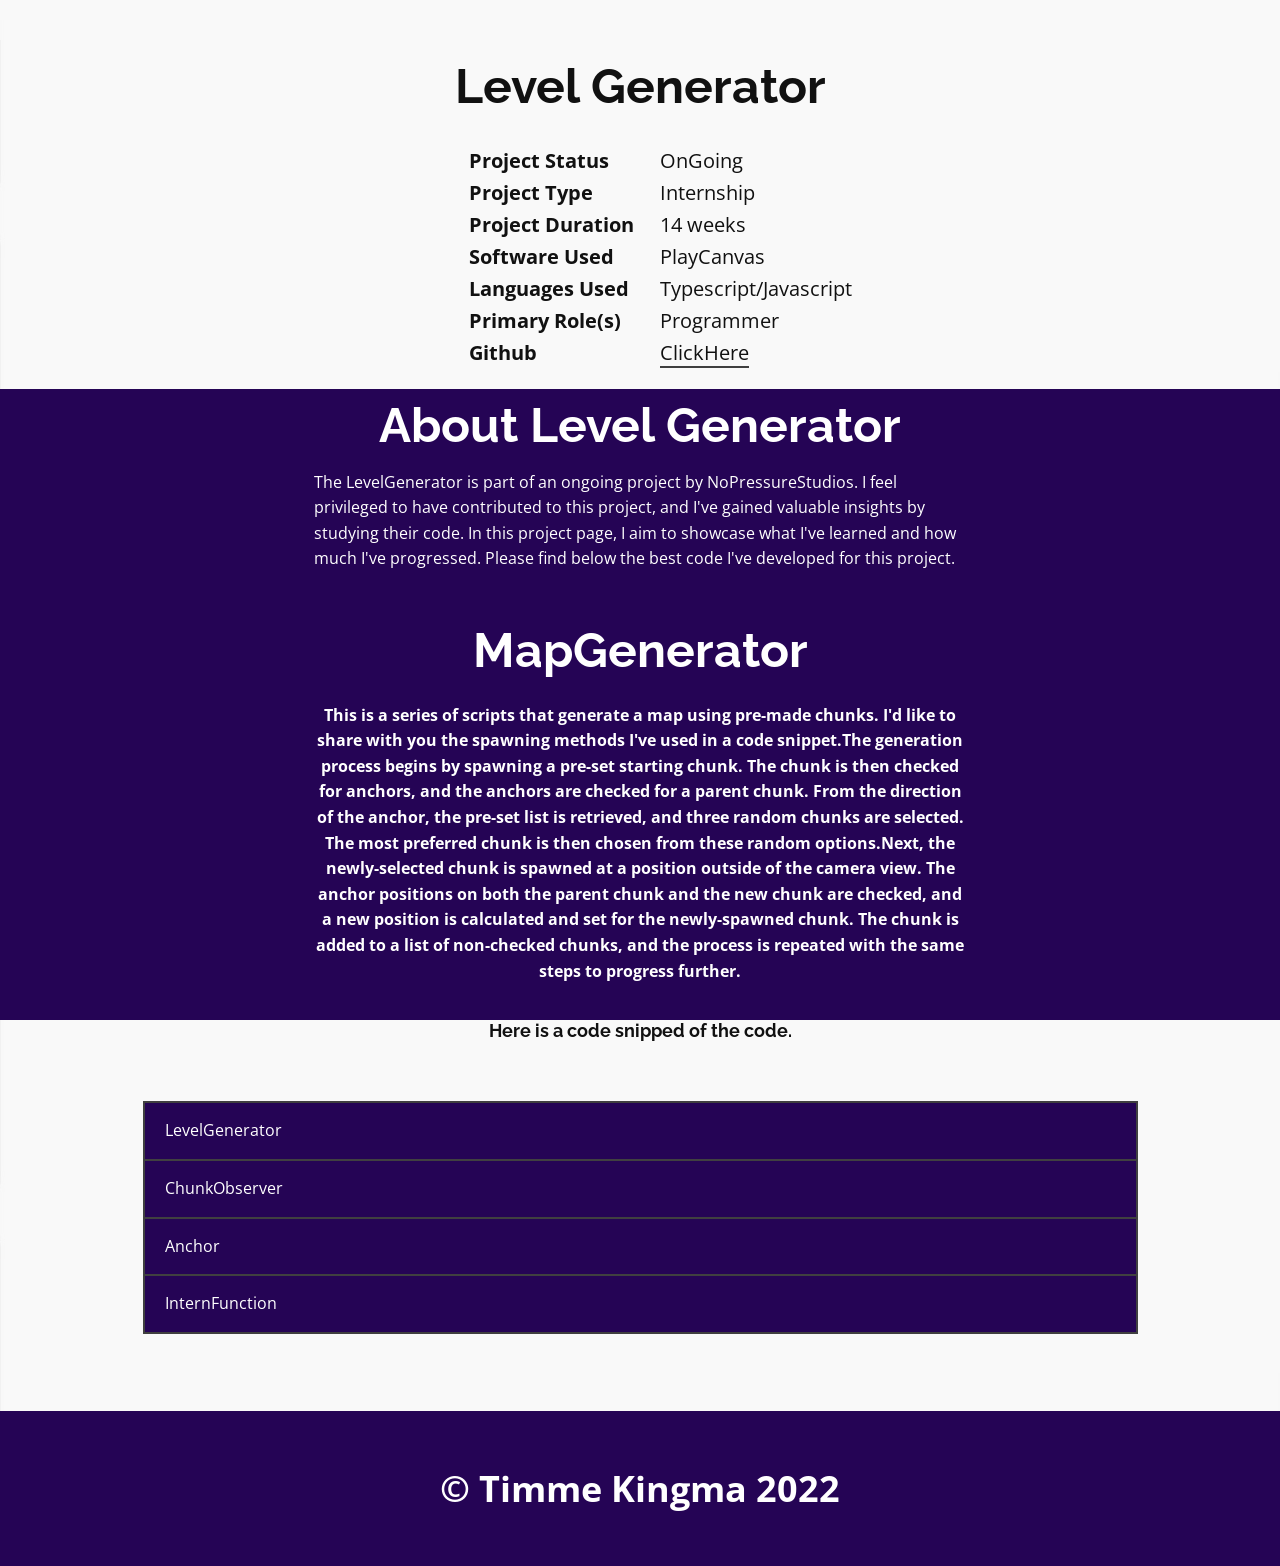
<file: Project-1.html>
<!DOCTYPE html>
<html style="font-size: 16px;" lang="nl"><head>
    <meta name="viewport" content="width=device-width, initial-scale=1.0">
    <meta charset="utf-8">
    <meta name="keywords" content="​LevelGenerator, ​About&nbsp;​LevelGenerator, ​MapGenerator">
    <meta name="description" content="">
    <title>Project 1</title>
    <link rel="stylesheet" href="nicepage.css" media="screen">
<link rel="stylesheet" href="Project-1.css" media="screen">
    <script class="u-script" type="text/javascript" src="jquery.js" defer=""></script>
    <script class="u-script" type="text/javascript" src="nicepage.js" defer=""></script>
    <meta name="generator" content="Nicepage 5.6.2, nicepage.com">
    <link id="u-theme-google-font" rel="stylesheet" href="https://fonts.googleapis.com/css?family=Raleway:100,100i,200,200i,300,300i,400,400i,500,500i,600,600i,700,700i,800,800i,900,900i|Open+Sans:300,300i,400,400i,500,500i,600,600i,700,700i,800,800i">
    
    
    
    
    
    
    <script type="application/ld+json">{
		"@context": "http://schema.org",
		"@type": "Organization",
		"name": "TimmeKingma"
}</script>
    <meta name="theme-color" content="#a37fdf">
    <meta property="og:title" content="Project 1">
    <meta property="og:type" content="website">
    <body class="u-body u-xl-mode"><header class="u-align-center u-clearfix u-header u-white u-header" id="sec-ab9d"><div class="u-align-center u-clearfix u-sheet u-sheet-1"></div></header>
      <section id="sidebar">
        <div class="inner">
          <nav>
            <ul>
      <li><a href="home.html">HomePage</a></li>
      <li><a href="Home.html#sec-f0a5">InternShips</a></li>
      <li><a href="Project-2.html">Procedural Map</a></li>
      <li><a href="Project-3.html">Pivot Adjuster</a></li>
      <li><a href="https://github.com/ATkingma">github</a></li>
    </ul>
    </nav>
    </div>
    </section>

  <meta data-intl-tel-input-cdn-path="intlTelInput/"></head>
  <body class="u-body u-xl-mode" data-lang="nl"><header class="u-clearfix u-container-align-center u-header u-image u-header" id="sec-d402" data-image-width="1980" data-image-height="1321"><div class="u-clearfix u-sheet u-sheet-1"></div></header>
    <section class="u-clearfix u-image u-section-1" id="sec-ece7" data-image-width="1980" data-image-height="1321">
      <div class="u-clearfix u-sheet u-sheet-1">
        <h1 class="u-text u-text-default u-text-1">Level Generator</h1>
        <p class="u-large-text u-text u-text-variant u-text-2">OnGoing<br>Internship<br>14 weeks<br>PlayCanvas<br>Typescript/Javascript<br>Programmer<br>
          <a href="https://github.com/ATkingma/portfolioCodes/tree/main/levelGenerator" class="u-active-none u-border-2 u-border-grey-75 u-border-hover-grey-75 u-border-no-left u-border-no-right u-border-no-top u-bottom-left-radius-0 u-bottom-right-radius-0 u-btn u-button-link u-button-style u-hover-none u-none u-radius-0 u-text-body-color u-text-hover-palette-1-base u-top-left-radius-0 u-top-right-radius-0 u-btn-1" target="_blank">ClickHere</a>
        </p>
        <p class="u-large-text u-text u-text-variant u-text-3"> Project Status<br>Project Type<br>Project Du​ration<br>Software Used<br>Languages Used<br>Primary Role(s)<br>Github
        </p>
      </div>
    </section>
    <section class="u-clearfix u-palette-5-dark-1 u-section-2" id="sec-4a73">
      <div class="u-clearfix u-sheet u-sheet-1">
        <h2 class="u-text u-text-default u-text-1"> About&nbsp;​Level Generator</h2>
        <p class="u-text u-text-2"> The LevelGenerator is part of an ongoing project by NoPressureStudios. I feel privileged to have contributed to this project, and I've gained valuable insights by studying their code. In this project page, I aim to showcase what I've learned and how much I've progressed. Please find below the best code I've developed for this project.</p>  
      </div>
    </section>
    <section class="u-clearfix u-palette-5-dark-1 u-section-4" id="sec-3a8f">
      <div class="u-clearfix u-sheet u-sheet-1">
        <h2 class="u-text u-text-default u-text-1"> MapGenerator</h2>
        <p class="u-align-center u-text u-text-2"> This is a series of scripts that generate a map using pre-made chunks. I'd like to share with you the spawning methods I've used in a code snippet.The generation process begins by spawning a pre-set starting chunk. The chunk is then checked for anchors, and the anchors are checked for a parent chunk. From the direction of the anchor, the pre-set list is retrieved, and three random chunks are selected. The most preferred chunk is then chosen from these random options.Next, the newly-selected chunk is spawned at a position outside of the camera view. The anchor positions on both the parent chunk and the new chunk are checked, and a new position is calculated and set for the newly-spawned chunk. The chunk is added to a list of non-checked chunks, and the process is repeated with the same steps to progress further.</p>
      </div>
    </section>
    <section class="u-clearfix u-image u-section-5" id="sec-5e4d" data-image-width="1980" data-image-height="1321">
      <div class="u-clearfix u-sheet u-sheet-1">
        <h6 class="u-text u-text-default u-text-1"> Here is&nbsp;a&nbsp;code snipped of the code.</h6>
        <div class="u-accordion u-accordion-1">
          <div class="u-accordion-item u-accordion-item-2">
            <a class="u-accordion-link u-active-palette-5-base u-border-2 u-border-grey-75 u-border-hover-palette-5-light-1 u-button-style u-hover-palette-5-base u-palette-5-base u-text-active-white u-text-body-alt-color u-text-hover-white u-accordion-link-2" id="link-3018" aria-controls="3018" aria-selected="false">
              <span class="u-accordion-link-text">LevelGenerator</span>
            </a>
            <div class="u-accordion-pane u-container-style u-accordion-pane-2" id="3018" aria-labelledby="link-3018">
              <div class="u-container-layout u-container-layout-2">
                <!--#region codeSniped  -->
                <div style="background: #f8f8f8; overflow:auto;width:auto;border:solid gray;border-width:.1em .1em .1em .8em;padding:.2em .6em;"><table><tr><td><pre style="margin: 0; line-height: 125%">  1
  2
  3
  4
  5
  6
  7
  8
  9
 10
 11
 12
 13
 14
 15
 16
 17
 18
 19
 20
 21
 22
 23
 24
 25
 26
 27
 28
 29
 30
 31
 32
 33
 34
 35
 36
 37
 38
 39
 40
 41
 42
 43
 44
 45
 46
 47
 48
 49
 50
 51
 52
 53
 54
 55
 56
 57
 58
 59
 60
 61
 62
 63
 64
 65
 66
 67
 68
 69
 70
 71
 72
 73
 74
 75
 76
 77
 78
 79
 80
 81
 82
 83
 84
 85
 86
 87
 88
 89
 90
 91
 92
 93
 94
 95
 96
 97
 98
 99
100
101
102
103
104
105
106
107
108
109
110
111
112
113
114
115
116
117
118
119
120
121
122
123
124
125
126
127
128
129
130
131
132
133
134
135
136
137
138
139
140
141
142
143
144
145
146
147
148
149
150
151
152
153
154
155
156
157
158
159
160
161
162
163
164
165
166
167
168
169
170
171
172
173
174
175
176
177
178
179
180
181
182
183
184
185
186
187
188
189
190
191
192
193
194
195
196
197
198
199
200
201
202
203
204
205
206
207
208
209
210
211
212
213
214
215
216
217
218
219
220
221
222
223
224
225
226
227
228
229
230
231
232
233
234
235
236
237
238</pre></td><td><pre style="margin: 0; line-height: 125%"><span style="color: #AA22FF; font-weight: bold">import</span> { Anchor, Direction } from <span style="color: #BB4444">&quot;./anchor&quot;</span>;
<span style="color: #AA22FF; font-weight: bold">import</span> { Asset, Entity, Vec3 } from <span style="color: #BB4444">&quot;playcanvas&quot;</span>;
<span style="color: #AA22FF; font-weight: bold">import</span> { Attribute, AttributeType, Behavior } from <span style="color: #BB4444">&quot;som-engine/script&quot;</span>;
<span style="color: #AA22FF; font-weight: bold">import</span> { EntityUtils } from <span style="color: #BB4444">&quot;som-engine/utils/entity-utils&quot;</span>;
<span style="color: #AA22FF; font-weight: bold">import</span> { Chunk } from <span style="color: #BB4444">&quot;./chunk&quot;</span>;
<span style="color: #AA22FF; font-weight: bold">import</span> { Intern } from <span style="color: #BB4444">&quot;./internFunction&quot;</span>;
<span style="color: #AA22FF; font-weight: bold">import</span> { TemplateUtils } from <span style="color: #BB4444">&quot;som-engine/utils/template-utils&quot;</span>;
<span style="color: #AA22FF; font-weight: bold">import</span> { ChunkObserver } from <span style="color: #BB4444">&quot;./chunk-observer&quot;</span>;

<span style="color: #AA22FF; font-weight: bold">export</span> <span style="color: #AA22FF; font-weight: bold">class</span>  LevelGenerator <span style="color: #AA22FF; font-weight: bold">extends</span> Behavior {
  <span style="color: #008800; font-style: italic">//private</span>
  <span style="color: #AA22FF; font-weight: bold">private</span> _alChunks: <span style="color: #00BB00; font-weight: bold">Entity</span>[] <span style="color: #666666">=</span> [];
  <span style="color: #AA22FF; font-weight: bold">private</span> _alClosedRooms: <span style="color: #00BB00; font-weight: bold">Entity</span>[] <span style="color: #666666">=</span> [];
  <span style="color: #AA22FF; font-weight: bold">private</span> _alNonCheckedChunks: <span style="color: #00BB00; font-weight: bold">Chunk</span>[] <span style="color: #666666">=</span> [];

  <span style="color: #AA22FF; font-weight: bold">private</span> _spawnPosition: <span style="color: #00BB00; font-weight: bold">Vec3</span> <span style="color: #666666">=</span> <span style="color: #AA22FF; font-weight: bold">new</span> Vec3(<span style="color: #666666">9999</span>, <span style="color: #666666">9999</span>, <span style="color: #666666">9999</span>);
  <span style="color: #008800; font-style: italic">//attributes</span>
  <span style="color: #AA22FF; font-weight: bold">private</span> _mapPoints: <span style="color: #00BB00; font-weight: bold">number</span>;
  <span style="color: #AA22FF; font-weight: bold">private</span> _timeBetweenChunks: <span style="color: #00BB00; font-weight: bold">number</span>;

  <span style="color: #AA22FF; font-weight: bold">private</span> _startChunk: <span style="color: #00BB00; font-weight: bold">Asset</span>;
  <span style="color: #AA22FF; font-weight: bold">public</span> _bottomChunkAssets: <span style="color: #00BB00; font-weight: bold">Asset</span>[];
  <span style="color: #AA22FF; font-weight: bold">public</span> _topChunkAssets: <span style="color: #00BB00; font-weight: bold">Asset</span>[];
  <span style="color: #AA22FF; font-weight: bold">public</span> _leftChunkAssets: <span style="color: #00BB00; font-weight: bold">Asset</span>[];
  <span style="color: #AA22FF; font-weight: bold">public</span> _rightChunkAssets: <span style="color: #00BB00; font-weight: bold">Asset</span>[];

  <span style="color: #AA22FF; font-weight: bold">private</span> setArray() {
    Direction.setAssetList(<span style="color: #AA22FF; font-weight: bold">this</span>._bottomChunkAssets, <span style="color: #BB4444">&quot;_bottomChunkAssets&quot;</span>);
    Direction.setAssetList(<span style="color: #AA22FF; font-weight: bold">this</span>._topChunkAssets, <span style="color: #BB4444">&quot;_topChunkAssets&quot;</span>);
    Direction.setAssetList(<span style="color: #AA22FF; font-weight: bold">this</span>._leftChunkAssets, <span style="color: #BB4444">&quot;_leftChunkAssets&quot;</span>);
    Direction.setAssetList(<span style="color: #AA22FF; font-weight: bold">this</span>._rightChunkAssets, <span style="color: #BB4444">&quot;_rightChunkAssets&quot;</span>);
  }

  <span style="color: #AA22FF; font-weight: bold">public</span> startGeneratingChunks() {
    <span style="color: #AA22FF; font-weight: bold">if</span> (<span style="color: #AA22FF; font-weight: bold">this</span>._startChunk <span style="color: #666666">==</span> <span style="color: #AA22FF; font-weight: bold">null</span>) {
      <span style="color: #AA22FF; font-weight: bold">throw</span> <span style="color: #AA22FF; font-weight: bold">new</span> <span style="color: #AA22FF">Error</span>(<span style="color: #BB4444">&quot;map could not be generated starting chunk is missing&quot;</span>);
    }

    <span style="color: #AA22FF; font-weight: bold">this</span>.setArray();

    <span style="color: #AA22FF; font-weight: bold">const</span> startingChunkEntity <span style="color: #666666">=</span> TemplateUtils.instantiate(<span style="color: #AA22FF; font-weight: bold">this</span>._startChunk,<span style="color: #AA22FF; font-weight: bold">null</span>,<span style="color: #AA22FF; font-weight: bold">new</span> Vec3(<span style="color: #666666">0</span>, <span style="color: #666666">0</span>, <span style="color: #666666">0</span>));
    <span style="color: #AA22FF; font-weight: bold">const</span> startChunk <span style="color: #666666">=</span> EntityUtils.getScript(startingChunkEntity, Chunk);
    <span style="color: #AA22FF; font-weight: bold">this</span>._alNonCheckedChunks.push(startChunk);
    <span style="color: #AA22FF; font-weight: bold">this</span>._alChunks.push(startingChunkEntity);

    <span style="color: #AA22FF; font-weight: bold">this</span>.checkAnchors(startChunk);
  }

  <span style="color: #AA22FF; font-weight: bold">private</span> checkAnchors(chunk: <span style="color: #00BB00; font-weight: bold">Chunk</span>) {
    <span style="color: #AA22FF; font-weight: bold">if</span> (chunk.anchors.length <span style="color: #666666">&lt;=</span> <span style="color: #666666">0</span>) {
      <span style="color: #AA22FF; font-weight: bold">throw</span> <span style="color: #AA22FF; font-weight: bold">new</span> <span style="color: #AA22FF">Error</span>(<span style="color: #BB4444">&quot;no anchors assigned to &quot;</span> <span style="color: #666666">+</span> chunk.entity.name);
    }

    <span style="color: #AA22FF; font-weight: bold">for</span> (<span style="color: #AA22FF; font-weight: bold">let</span> i <span style="color: #666666">=</span> <span style="color: #666666">0</span>; i <span style="color: #666666">&lt;</span> chunk.anchors.length; i<span style="color: #666666">++</span>) {
      <span style="color: #AA22FF; font-weight: bold">if</span> (chunk.anchors[i].hasParent <span style="color: #666666">===</span> <span style="color: #AA22FF; font-weight: bold">false</span>) {
        <span style="color: #AA22FF; font-weight: bold">this</span>.spawnRandomChunk(chunk.anchors[i], chunk);
        chunk.anchors[i].hasParent <span style="color: #666666">=</span> <span style="color: #AA22FF; font-weight: bold">true</span>;
      }
    }

    <span style="color: #AA22FF; font-weight: bold">this</span>.startCoolDown();
  }

  <span style="color: #AA22FF; font-weight: bold">private</span> async startCoolDown() {
    await Intern.delay(<span style="color: #AA22FF; font-weight: bold">this</span>._timeBetweenChunks <span style="color: #666666">*</span> <span style="color: #666666">1000</span>);

    <span style="color: #AA22FF; font-weight: bold">this</span>._alNonCheckedChunks.splice(<span style="color: #666666">0</span>, <span style="color: #666666">1</span>);

    <span style="color: #AA22FF; font-weight: bold">if</span> (<span style="color: #AA22FF; font-weight: bold">this</span>._alNonCheckedChunks[<span style="color: #666666">0</span>] <span style="color: #666666">!=</span> <span style="color: #AA22FF; font-weight: bold">null</span>) {
      <span style="color: #AA22FF; font-weight: bold">this</span>.checkAnchors(<span style="color: #AA22FF; font-weight: bold">this</span>._alNonCheckedChunks[<span style="color: #666666">0</span>]);
    } <span style="color: #AA22FF; font-weight: bold">else</span> {
      console.log(<span style="color: #BB4444">&quot;chunk spawning is done&quot;</span>);
    }
  }

  <span style="color: #AA22FF; font-weight: bold">private</span> spawnRandomChunk(anchor: <span style="color: #00BB00; font-weight: bold">Anchor</span>, chunk: <span style="color: #00BB00; font-weight: bold">Chunk</span>) {
    <span style="color: #AA22FF; font-weight: bold">const</span> direction <span style="color: #666666">=</span> Direction.getDirectionByName(anchor.direction);

    <span style="color: #AA22FF; font-weight: bold">if</span> (<span style="color: #AA22FF; font-weight: bold">this</span>._mapPoints <span style="color: #666666">&lt;=</span> <span style="color: #666666">0</span>) {
      chunk.spawnClosedRooms <span style="color: #666666">=</span> <span style="color: #AA22FF; font-weight: bold">true</span>;
    }

    <span style="color: #AA22FF; font-weight: bold">let</span> spawnObj;

    <span style="color: #AA22FF; font-weight: bold">if</span> (<span style="color: #666666">!</span>chunk.spawnClosedRooms) {
      spawnObj <span style="color: #666666">=</span> ChunkObserver.filterForDifficulty(direction, chunk);
    } 
    <span style="color: #AA22FF; font-weight: bold">else</span> {
      spawnObj <span style="color: #666666">=</span> ChunkObserver.getClosedRoom(direction.assetList);
    }

    <span style="color: #AA22FF; font-weight: bold">const</span> newChunk <span style="color: #666666">=</span> TemplateUtils.instantiate(spawnObj,<span style="color: #AA22FF; font-weight: bold">this</span>.entity,<span style="color: #AA22FF; font-weight: bold">this</span>._spawnPosition);
    <span style="color: #AA22FF; font-weight: bold">const</span> chunkScript <span style="color: #666666">=</span> EntityUtils.getScript(newChunk, Chunk);
    <span style="color: #AA22FF; font-weight: bold">const</span> chunkAnchorPos <span style="color: #666666">=</span> anchor.entity.getPosition();
    <span style="color: #AA22FF; font-weight: bold">const</span> otherAnchor <span style="color: #666666">=</span> Anchor.getAnchorFromList(chunkScript.anchors,direction.opposite);
    <span style="color: #AA22FF; font-weight: bold">const</span> anchorPosition <span style="color: #666666">=</span> otherAnchor.entity.getPosition();

    otherAnchor.hasParent <span style="color: #666666">=</span> <span style="color: #AA22FF; font-weight: bold">true</span>;
    chunkScript.setAnchor <span style="color: #666666">=</span> anchor;
    chunkScript.myAsset <span style="color: #666666">=</span> spawnObj;
    <span style="color: #AA22FF; font-weight: bold">const</span> anchorScript <span style="color: #666666">=</span> anchor;

    <span style="color: #008800; font-style: italic">//get new position</span>
    anchorScript.hasParent <span style="color: #666666">=</span> <span style="color: #AA22FF; font-weight: bold">true</span>;

    <span style="color: #AA22FF; font-weight: bold">const</span> a <span style="color: #666666">=</span> chunkAnchorPos;
    <span style="color: #AA22FF; font-weight: bold">const</span> b <span style="color: #666666">=</span> newChunk.getPosition();
    <span style="color: #AA22FF; font-weight: bold">const</span> c <span style="color: #666666">=</span> anchorPosition;

    <span style="color: #AA22FF; font-weight: bold">const</span> newPosition <span style="color: #666666">=</span> Intern.calculatePosition(a, b, c);

    <span style="color: #008800; font-style: italic">// set new position and checks if an point is already taken</span>
    <span style="color: #AA22FF; font-weight: bold">if</span> (<span style="color: #AA22FF; font-weight: bold">this</span>.checkForSpace(newPosition)) {
      newChunk.setPosition(newPosition);

      chunkScript.parentChunk <span style="color: #666666">=</span> chunk;
      <span style="color: #AA22FF; font-weight: bold">this</span>._mapPoints <span style="color: #666666">-=</span> chunk.difficultyPoints;
      <span style="color: #AA22FF; font-weight: bold">this</span>._alChunks.push(newChunk);

      <span style="color: #AA22FF; font-weight: bold">if</span> (chunk.spawnClosedRooms) {
        <span style="color: #AA22FF; font-weight: bold">this</span>._alClosedRooms.push(newChunk);
      }

      <span style="color: #AA22FF; font-weight: bold">this</span>._alNonCheckedChunks.push(chunkScript);

      <span style="color: #AA22FF; font-weight: bold">if</span> (chunkScript.intractableRoot <span style="color: #666666">!==</span> <span style="color: #AA22FF; font-weight: bold">null</span>) {
        <span style="color: #AA22FF; font-weight: bold">if</span> (chunkScript.intractableRoot.enabled) {
          <span style="color: #AA22FF; font-weight: bold">throw</span> <span style="color: #AA22FF; font-weight: bold">new</span> <span style="color: #AA22FF">Error</span>(<span style="color: #BB4444">&quot;intractableRoot is active please turn this entity off in the template otherwise it wil not work and entity&#39;s wil be location&quot;</span>);
        }
        chunkScript.intractableRoot.enabled <span style="color: #666666">=</span> <span style="color: #AA22FF; font-weight: bold">true</span>;
      }
    } 
    <span style="color: #AA22FF; font-weight: bold">else</span> {
      <span style="color: #AA22FF; font-weight: bold">this</span>.turnInClosedRoom(chunk);
      <span style="color: #AA22FF; font-weight: bold">return</span>;
    }
  }
  <span style="color: #AA22FF; font-weight: bold">private</span> turnInClosedRoom(chunk: <span style="color: #00BB00; font-weight: bold">Chunk</span>) {
    <span style="color: #AA22FF; font-weight: bold">const</span> direction <span style="color: #666666">=</span> Direction.getDirectionByName(chunk.parentChunk.setAnchor.direction);
    <span style="color: #AA22FF; font-weight: bold">const</span> newChunk <span style="color: #666666">=</span> ChunkObserver.getClosedRoom(direction.assetList);

    <span style="color: #AA22FF; font-weight: bold">const</span> spawnedChunk <span style="color: #666666">=</span> TemplateUtils.instantiate(newChunk,<span style="color: #AA22FF; font-weight: bold">this</span>.entity,<span style="color: #AA22FF; font-weight: bold">this</span>._spawnPosition);
    <span style="color: #AA22FF; font-weight: bold">const</span> chunkScript <span style="color: #666666">=</span> EntityUtils.getScript(spawnedChunk, Chunk);
    <span style="color: #AA22FF; font-weight: bold">const</span> chunkAnchorPos <span style="color: #666666">=</span> chunk.parentChunk.setAnchor.entity.getPosition();
    <span style="color: #AA22FF; font-weight: bold">const</span> otherAnchor <span style="color: #666666">=</span> Anchor.getAnchorFromList(chunkScript.anchors,direction.opposite);
    <span style="color: #AA22FF; font-weight: bold">const</span> anchorPosition <span style="color: #666666">=</span> otherAnchor.entity.getPosition();

    chunkScript.setAnchor <span style="color: #666666">=</span> chunk.parentChunk.setAnchor;
    <span style="color: #AA22FF; font-weight: bold">const</span> a <span style="color: #666666">=</span> chunkAnchorPos;
    <span style="color: #AA22FF; font-weight: bold">const</span> b <span style="color: #666666">=</span> spawnedChunk.getPosition();
    <span style="color: #AA22FF; font-weight: bold">const</span> c <span style="color: #666666">=</span> anchorPosition;

    <span style="color: #AA22FF; font-weight: bold">const</span> newPosition <span style="color: #666666">=</span> Intern.calculatePosition(a, b, c);

    spawnedChunk.setPosition(newPosition);

    chunkScript.parentChunk <span style="color: #666666">=</span> chunk;
    <span style="color: #AA22FF; font-weight: bold">this</span>._alChunks.push(spawnedChunk);
    <span style="color: #AA22FF; font-weight: bold">this</span>._alClosedRooms.push(spawnedChunk);
  }


  <span style="color: #AA22FF; font-weight: bold">private</span> checkAlBounds(position: <span style="color: #00BB00; font-weight: bold">Vec3</span>, index: <span style="color: #00BB00; font-weight: bold">number</span>) {
    <span style="color: #AA22FF; font-weight: bold">const</span> minPos <span style="color: #666666">=</span> EntityUtils.getScript(<span style="color: #AA22FF; font-weight: bold">this</span>._alChunks[index],Chunk).minBoundPos.getPosition();
    <span style="color: #AA22FF; font-weight: bold">const</span> maxPos <span style="color: #666666">=</span> EntityUtils.getScript(<span style="color: #AA22FF; font-weight: bold">this</span>._alChunks[index],Chunk).maxBoundPos.getPosition();

    <span style="color: #AA22FF; font-weight: bold">if</span> (position.x <span style="color: #666666">&lt;</span> minPos.x <span style="color: #666666">&amp;&amp;</span> position.x <span style="color: #666666">&gt;</span> maxPos.x) {
      <span style="color: #AA22FF; font-weight: bold">return</span> <span style="color: #AA22FF; font-weight: bold">true</span>;
    }
    <span style="color: #AA22FF; font-weight: bold">if</span> (position.y <span style="color: #666666">&lt;</span> minPos.y <span style="color: #666666">&amp;&amp;</span> position.y <span style="color: #666666">&gt;</span> maxPos.y) {
      <span style="color: #AA22FF; font-weight: bold">return</span> <span style="color: #AA22FF; font-weight: bold">true</span>;
    }
    <span style="color: #AA22FF; font-weight: bold">return</span> <span style="color: #AA22FF; font-weight: bold">false</span>;
  }

  <span style="color: #AA22FF; font-weight: bold">private</span> checkForSpace(position: <span style="color: #00BB00; font-weight: bold">Vec3</span>) {
    <span style="color: #AA22FF; font-weight: bold">let</span> amountOfHits <span style="color: #666666">=</span> <span style="color: #666666">0</span>;

    <span style="color: #AA22FF; font-weight: bold">for</span> (<span style="color: #AA22FF; font-weight: bold">let</span> i <span style="color: #666666">=</span> <span style="color: #666666">0</span>; i <span style="color: #666666">&lt;</span> <span style="color: #AA22FF; font-weight: bold">this</span>._alChunks.length; i<span style="color: #666666">++</span>) {
      <span style="color: #AA22FF; font-weight: bold">if</span> (amountOfHits <span style="color: #666666">&gt;=</span> <span style="color: #666666">1</span>) {
        <span style="color: #AA22FF; font-weight: bold">return</span> <span style="color: #AA22FF; font-weight: bold">false</span>;
      }
      <span style="color: #AA22FF; font-weight: bold">if</span> (<span style="color: #AA22FF; font-weight: bold">this</span>.checkAlBounds(position, i)) {
        amountOfHits<span style="color: #666666">++</span>;
      }
    }

    <span style="color: #AA22FF; font-weight: bold">if</span> (amountOfHits <span style="color: #666666">&gt;</span> <span style="color: #666666">0</span>) {
      <span style="color: #AA22FF; font-weight: bold">return</span> <span style="color: #AA22FF; font-weight: bold">false</span>;
    }
    <span style="color: #AA22FF; font-weight: bold">return</span> <span style="color: #AA22FF; font-weight: bold">true</span>;
  }
  <span style="color: #008800; font-style: italic">//#endregion</span>

  <span style="color: #008800; font-style: italic">//#region extra map functions</span>
  <span style="color: #AA22FF; font-weight: bold">public</span> removeContraptions() {
    <span style="color: #AA22FF; font-weight: bold">for</span> (<span style="color: #AA22FF; font-weight: bold">const</span> chunk <span style="color: #AA22FF; font-weight: bold">in</span> <span style="color: #AA22FF; font-weight: bold">this</span>._alChunks) {
      <span style="color: #AA22FF; font-weight: bold">const</span> chunkScript <span style="color: #666666">=</span> EntityUtils.getScript(<span style="color: #AA22FF; font-weight: bold">this</span>._alChunks[chunk], Chunk);

      <span style="color: #AA22FF; font-weight: bold">if</span> (chunkScript) {
        <span style="color: #AA22FF; font-weight: bold">if</span> (chunkScript.contraptionRoot) {
          chunkScript.contraptionRoot.enabled <span style="color: #666666">=</span> <span style="color: #AA22FF; font-weight: bold">false</span>;
        }
      }
    }
  }
}
<span style="color: #008800; font-style: italic">//#endregion</span>

LevelGenerator.initialize(<span style="color: #BB4444">&quot;levelGenerator&quot;</span>, [
  <span style="color: #AA22FF; font-weight: bold">new</span> Attribute(<span style="color: #BB4444">&quot;_mapPoints&quot;</span>, {
    type: <span style="color: #00BB00; font-weight: bold">AttributeType.number</span>,
    <span style="color: #AA22FF; font-weight: bold">default</span><span style="color: #666666">:</span> <span style="color: #666666">35</span>,
  }),
  <span style="color: #AA22FF; font-weight: bold">new</span> Attribute(<span style="color: #BB4444">&quot;_timeBetweenChunks&quot;</span>, {
    type: <span style="color: #00BB00; font-weight: bold">AttributeType.number</span>,
    <span style="color: #AA22FF; font-weight: bold">default</span><span style="color: #666666">:</span> <span style="color: #666666">0.001</span>,
  }),
  <span style="color: #AA22FF; font-weight: bold">new</span> Attribute(<span style="color: #BB4444">&quot;_startChunk&quot;</span>, {
    type: <span style="color: #00BB00; font-weight: bold">AttributeType.asset</span>,
  }),
  <span style="color: #AA22FF; font-weight: bold">new</span> Attribute(<span style="color: #BB4444">&quot;_bottomChunkAssets&quot;</span>, {
    type: <span style="color: #00BB00; font-weight: bold">AttributeType.asset</span>,
    isArray: <span style="color: #00BB00; font-weight: bold">true</span>,
  }),
  <span style="color: #AA22FF; font-weight: bold">new</span> Attribute(<span style="color: #BB4444">&quot;_topChunkAssets&quot;</span>, {
    type: <span style="color: #00BB00; font-weight: bold">AttributeType.asset</span>,
    isArray: <span style="color: #00BB00; font-weight: bold">true</span>,
  }),
  <span style="color: #AA22FF; font-weight: bold">new</span> Attribute(<span style="color: #BB4444">&quot;_leftChunkAssets&quot;</span>, {
    type: <span style="color: #00BB00; font-weight: bold">AttributeType.asset</span>,
    isArray: <span style="color: #00BB00; font-weight: bold">true</span>,
  }),
  <span style="color: #AA22FF; font-weight: bold">new</span> Attribute(<span style="color: #BB4444">&quot;_rightChunkAssets&quot;</span>, {
    type: <span style="color: #00BB00; font-weight: bold">AttributeType.asset</span>,
    isArray: <span style="color: #00BB00; font-weight: bold">true</span>,
  }),
]);
</pre></td></tr></table></div>

                <!--#endregion -->
              </div>
            </div>
          </div>
          <div class="u-accordion-item u-accordion-item-2">
            <a class="u-accordion-link u-active-palette-5-base u-border-2 u-border-grey-75 u-border-hover-palette-5-light-1 u-button-style u-hover-palette-5-base u-palette-5-base u-text-active-white u-text-body-alt-color u-text-hover-white u-accordion-link-2" id="link-3018" aria-controls="3018" aria-selected="false">
              <span class="u-accordion-link-text">ChunkObserver</span>
            </a>
            <div class="u-accordion-pane u-container-style u-accordion-pane-2" id="3018" aria-labelledby="link-3018">
              <div class="u-container-layout u-container-layout-2">
                 <!--#region codeSniped  -->
<div style="background: #f8f8f8; overflow:auto;width:auto;border:solid gray;border-width:.1em .1em .1em .8em;padding:.2em .6em;"><table><tr><td><pre style="margin: 0; line-height: 125%">  1
  2
  3
  4
  5
  6
  7
  8
  9
 10
 11
 12
 13
 14
 15
 16
 17
 18
 19
 20
 21
 22
 23
 24
 25
 26
 27
 28
 29
 30
 31
 32
 33
 34
 35
 36
 37
 38
 39
 40
 41
 42
 43
 44
 45
 46
 47
 48
 49
 50
 51
 52
 53
 54
 55
 56
 57
 58
 59
 60
 61
 62
 63
 64
 65
 66
 67
 68
 69
 70
 71
 72
 73
 74
 75
 76
 77
 78
 79
 80
 81
 82
 83
 84
 85
 86
 87
 88
 89
 90
 91
 92
 93
 94
 95
 96
 97
 98
 99
100
101
102
103
104
105
106
107
108
109
110
111
112
113
114
115
116
117
118
119
120
121
122
123
124</pre></td><td><pre style="margin: 0; line-height: 125%"><span style="color: #AA22FF; font-weight: bold">import</span> { TemplateUtils } from <span style="color: #BB4444">&#39;som-engine/utils/template-utils&#39;</span>;
<span style="color: #AA22FF; font-weight: bold">import</span> { Asset } from <span style="color: #BB4444">&#39;playcanvas&#39;</span>;
<span style="color: #AA22FF; font-weight: bold">import</span> { Manager } from <span style="color: #BB4444">&quot;som-engine/manager&quot;</span>;
<span style="color: #AA22FF; font-weight: bold">import</span> { Direction } from <span style="color: #BB4444">&quot;./anchor&quot;</span>;
<span style="color: #AA22FF; font-weight: bold">import</span> { Chunk } from <span style="color: #BB4444">&quot;./chunk&quot;</span>;
<span style="color: #AA22FF; font-weight: bold">import</span> { Intern } from <span style="color: #BB4444">&quot;./internFunction&quot;</span>;

<span style="color: #AA22FF; font-weight: bold">export</span> <span style="color: #AA22FF; font-weight: bold">class</span> ChunkObserver <span style="color: #AA22FF; font-weight: bold">extends</span> Manager {
  <span style="color: #AA22FF; font-weight: bold">public</span> <span style="color: #AA22FF; font-weight: bold">static</span> get instance()<span style="color: #666666">:</span> ChunkObserver {
    <span style="color: #AA22FF; font-weight: bold">return</span> Manager.getInstanceByType(ChunkObserver);
  }
  <span style="color: #AA22FF; font-weight: bold">public</span> <span style="color: #AA22FF; font-weight: bold">static</span> filterForDifficulty(direction: <span style="color: #00BB00; font-weight: bold">Direction</span>, chunk: <span style="color: #00BB00; font-weight: bold">Chunk</span>) {
        <span style="color: #AA22FF; font-weight: bold">const</span> chunkList <span style="color: #666666">=</span> [];
        <span style="color: #AA22FF; font-weight: bold">let</span> newChunk;
        <span style="color: #AA22FF; font-weight: bold">let</span> spawnTemplate;
        <span style="color: #AA22FF; font-weight: bold">for</span> (<span style="color: #AA22FF; font-weight: bold">let</span> i <span style="color: #666666">=</span> <span style="color: #666666">0</span>; i <span style="color: #666666">&lt;</span> <span style="color: #666666">3</span>; i<span style="color: #666666">++</span>) {
          newChunk <span style="color: #666666">=</span> <span style="color: #AA22FF; font-weight: bold">this</span>.getRandomChunk(direction.assetList, chunk);
          chunkList.push(newChunk);
          
          <span style="color: #AA22FF; font-weight: bold">if</span> (chunkList[i] <span style="color: #666666">===</span> chunk.myAsset) {
            <span style="color: #AA22FF; font-weight: bold">if</span> (chunkList.length <span style="color: #666666">&lt;=</span> <span style="color: #666666">1</span>) {
              <span style="color: #AA22FF; font-weight: bold">throw</span> <span style="color: #AA22FF; font-weight: bold">new</span> <span style="color: #AA22FF">Error</span>(<span style="color: #BB4444">&quot;there is only one chunk at the moment if there is only one in the list that is being used there wil be a repeating chunk&quot;</span>);
            }
    
            chunkList.splice(i, <span style="color: #666666">1</span>);
          }
        }
        <span style="color: #AA22FF; font-weight: bold">const</span> rand <span style="color: #666666">=</span> Intern.getRandomInt(chunkList.length);
        spawnTemplate <span style="color: #666666">=</span> chunkList[rand];
        <span style="color: #AA22FF; font-weight: bold">return</span> spawnTemplate;
  }

  <span style="color: #AA22FF; font-weight: bold">public</span> <span style="color: #AA22FF; font-weight: bold">static</span> getRandomChunk(objects: <span style="color: #00BB00; font-weight: bold">Asset</span>[], chunk: <span style="color: #00BB00; font-weight: bold">Chunk</span>) {
    <span style="color: #AA22FF; font-weight: bold">let</span> newAssetList <span style="color: #666666">=</span> [];

    <span style="color: #AA22FF; font-weight: bold">for</span> (<span style="color: #AA22FF; font-weight: bold">let</span> i <span style="color: #666666">=</span> <span style="color: #666666">0</span>; i <span style="color: #666666">&lt;</span> objects.length <span style="color: #666666">-</span> <span style="color: #666666">1</span>; i<span style="color: #666666">++</span>) {
      newAssetList[i] <span style="color: #666666">=</span> objects[i];
    }

    <span style="color: #AA22FF; font-weight: bold">if</span> (newAssetList.length <span style="color: #666666">==</span> <span style="color: #666666">0</span>) {
      <span style="color: #AA22FF; font-weight: bold">throw</span> <span style="color: #AA22FF; font-weight: bold">new</span> <span style="color: #AA22FF">Error</span>(<span style="color: #BB4444">&quot;chunk list is empty please add chunks to &quot;</span> <span style="color: #666666">+</span> objects);
    }

    <span style="color: #AA22FF; font-weight: bold">if</span> (chunk.myAsset) {
      <span style="color: #AA22FF; font-weight: bold">for</span> (<span style="color: #AA22FF; font-weight: bold">let</span> i <span style="color: #666666">=</span> <span style="color: #666666">0</span>; i <span style="color: #666666">&lt;</span> newAssetList.length; i<span style="color: #666666">++</span>) {
        <span style="color: #AA22FF; font-weight: bold">if</span> (newAssetList[i] <span style="color: #666666">===</span> chunk.myAsset) {
          <span style="color: #AA22FF; font-weight: bold">if</span> (newAssetList.length <span style="color: #666666">&lt;=</span> <span style="color: #666666">1</span>) {
            <span style="color: #AA22FF; font-weight: bold">throw</span> <span style="color: #AA22FF; font-weight: bold">new</span> <span style="color: #AA22FF">Error</span>(<span style="color: #BB4444">&quot;there is only one chunk at the moment if there is only one in the list that is being used there wil be a repeating chunk&quot;</span>);
          }
          newAssetList.splice(i, <span style="color: #666666">1</span>);
        }
      }
    }

    <span style="color: #AA22FF; font-weight: bold">const</span> temporaryChunks <span style="color: #666666">=</span> [];
    <span style="color: #AA22FF; font-weight: bold">let</span> highestPrior;
    <span style="color: #AA22FF; font-weight: bold">let</span> newChunk;
    <span style="color: #AA22FF; font-weight: bold">let</span> highestCost;

    <span style="color: #AA22FF; font-weight: bold">for</span> (<span style="color: #AA22FF; font-weight: bold">let</span> i <span style="color: #666666">=</span> <span style="color: #666666">0</span>; i <span style="color: #666666">&lt;</span> <span style="color: #666666">3</span>; i<span style="color: #666666">++</span>) {
      <span style="color: #AA22FF; font-weight: bold">const</span> rand <span style="color: #666666">=</span> Intern.getRandomInt(newAssetList.length);
      <span style="color: #AA22FF; font-weight: bold">if</span> (<span style="color: #666666">!</span><span style="color: #AA22FF; font-weight: bold">this</span>.checkIfClosingRoom(TemplateUtils.getScript(newAssetList[rand], Chunk))) {
        temporaryChunks.push(newAssetList[rand]);
      }
    }

    <span style="color: #AA22FF; font-weight: bold">if</span> (temporaryChunks.length <span style="color: #666666">===</span> <span style="color: #666666">0</span>) {
      <span style="color: #AA22FF; font-weight: bold">for</span> (<span style="color: #AA22FF; font-weight: bold">const</span> i <span style="color: #AA22FF; font-weight: bold">in</span> newAssetList) {
        <span style="color: #AA22FF; font-weight: bold">if</span> (<span style="color: #666666">!</span><span style="color: #AA22FF; font-weight: bold">this</span>.checkIfClosingRoom(TemplateUtils.getScript(newAssetList[i], Chunk))) {
          temporaryChunks.push(newAssetList[i]);
          <span style="color: #AA22FF; font-weight: bold">break</span>;
        }
      }
    }

    <span style="color: #AA22FF; font-weight: bold">for</span> (<span style="color: #AA22FF; font-weight: bold">const</span> c <span style="color: #AA22FF; font-weight: bold">in</span> temporaryChunks) {
      <span style="color: #AA22FF; font-weight: bold">if</span> (highestPrior <span style="color: #666666">!=</span> <span style="color: #AA22FF; font-weight: bold">null</span>) {
        newChunk <span style="color: #666666">=</span> TemplateUtils.getScript(temporaryChunks[c], Chunk);
        <span style="color: #AA22FF; font-weight: bold">if</span> (newChunk <span style="color: #666666">==</span> chunk.parentChunk) {
          <span style="color: #AA22FF; font-weight: bold">const</span> index <span style="color: #666666">=</span> temporaryChunks.indexOf(temporaryChunks[c]);
          temporaryChunks.splice(index, <span style="color: #666666">1</span>);
        }

        <span style="color: #AA22FF; font-weight: bold">if</span> (highestPrior.chunkPriority <span style="color: #666666">&lt;</span> newChunk.chunkPriority) {
          highestPrior <span style="color: #666666">=</span> TemplateUtils.getScript(temporaryChunks[c], Chunk);
          highestCost <span style="color: #666666">=</span> temporaryChunks[c];
        }
      } 
      <span style="color: #AA22FF; font-weight: bold">else</span> {
        highestPrior <span style="color: #666666">=</span> TemplateUtils.getScript(temporaryChunks[<span style="color: #666666">0</span>], Chunk);
        highestCost <span style="color: #666666">=</span> temporaryChunks[<span style="color: #666666">0</span>];
      }
    }
    <span style="color: #AA22FF; font-weight: bold">if</span> (chunk.parentChunk) {
      <span style="color: #AA22FF; font-weight: bold">if</span> (highestPrior <span style="color: #666666">==</span> chunk) {
        <span style="color: #AA22FF; font-weight: bold">let</span> tempList <span style="color: #666666">=</span> objects;
        <span style="color: #AA22FF; font-weight: bold">const</span> index <span style="color: #666666">=</span> tempList.indexOf(highestCost, <span style="color: #666666">0</span>);
        tempList.splice(index, <span style="color: #666666">1</span>);
        <span style="color: #AA22FF; font-weight: bold">const</span> rand <span style="color: #666666">=</span> Intern.getRandomInt(tempList.length);
        highestCost <span style="color: #666666">=</span> tempList[rand];
      }
    }
    <span style="color: #AA22FF; font-weight: bold">return</span> highestCost;
  }

  <span style="color: #AA22FF; font-weight: bold">public</span> <span style="color: #AA22FF; font-weight: bold">static</span> checkIfClosingRoom(chunk: <span style="color: #00BB00; font-weight: bold">Chunk</span>) {
        <span style="color: #AA22FF; font-weight: bold">if</span> (chunk <span style="color: #666666">===</span> <span style="color: #AA22FF; font-weight: bold">null</span>) <span style="color: #AA22FF; font-weight: bold">throw</span> <span style="color: #AA22FF; font-weight: bold">new</span> <span style="color: #AA22FF">Error</span>(<span style="color: #BB4444">&quot;chunk is not provided &quot;</span> <span style="color: #666666">+</span> chunk);
    
        <span style="color: #AA22FF; font-weight: bold">return</span> chunk.anchors.length <span style="color: #666666">===</span> <span style="color: #666666">1</span> <span style="color: #666666">?</span> <span style="color: #AA22FF; font-weight: bold">true</span> <span style="color: #666666">:</span> <span style="color: #AA22FF; font-weight: bold">false</span>;
  }

  <span style="color: #AA22FF; font-weight: bold">public</span> <span style="color: #AA22FF; font-weight: bold">static</span>  getClosedRoom(objects: <span style="color: #00BB00; font-weight: bold">Asset</span>[]) {
    <span style="color: #AA22FF; font-weight: bold">let</span> tempScriptHolder;

    <span style="color: #AA22FF; font-weight: bold">for</span> (<span style="color: #AA22FF; font-weight: bold">const</span> object of objects) {
      tempScriptHolder <span style="color: #666666">=</span> TemplateUtils.getScript(object, Chunk);
      <span style="color: #AA22FF; font-weight: bold">if</span> (<span style="color: #AA22FF; font-weight: bold">this</span>.checkIfClosingRoom(tempScriptHolder)) {
        <span style="color: #AA22FF; font-weight: bold">return</span> object;
      }
    }
    <span style="color: #AA22FF; font-weight: bold">throw</span> <span style="color: #AA22FF; font-weight: bold">new</span> <span style="color: #AA22FF">Error</span>(<span style="color: #BB4444">&quot;no closed chunk in array please add an chunk with only 1 anchor, this chunk wil be the ending/closing chunk&quot;</span>);
  }
}
ChunkObserver.initialize(<span style="color: #BB4444">&quot;chunkObserver&quot;</span>);
</pre></td></tr></table></div>

                 <!-- #endregion -->
              </div>
            </div>
          </div>
          <div class="u-accordion-item u-accordion-item-3">
            <a class="u-accordion-link u-active-palette-5-base u-border-2 u-border-grey-75 u-border-hover-palette-5-light-1 u-button-style u-hover-palette-5-base u-palette-5-base u-text-active-white u-text-body-alt-color u-text-hover-white u-accordion-link-3" id="link-3018" aria-controls="3018" aria-selected="false">
              <span class="u-accordion-link-text">Anchor</span>
            </a>
            <div class="u-accordion-pane u-container-style u-accordion-pane-3" id="3018" aria-labelledby="link-3018">
              <div class="u-container-layout u-container-layout-3">
                     <!--#region codeSniped  -->
                <div style="background: #f8f8f8; overflow:auto;width:auto;border:solid gray;border-width:.1em .1em .1em .8em;padding:.2em .6em;"><table><tr><td><pre style="margin: 0; line-height: 125%"> 1
 2
 3
 4
 5
 6
 7
 8
 9
10
11
12
13
14
15
16
17
18
19
20
21
22
23
24
25
26
27
28
29
30
31
32
33
34
35
36
37
38
39
40
41
42
43
44
45
46
47
48
49
50
51
52
53
54
55
56
57
58
59
60
61
62
63
64
65
66
67
68
69
70
71
72
73
74
75
76
77
78
79
80
81</pre></td><td><pre style="margin: 0; line-height: 125%"><span style="color: #AA22FF; font-weight: bold">import</span> { Attribute } from <span style="color: #BB4444">&quot;som-engine/script&quot;</span>;
<span style="color: #AA22FF; font-weight: bold">import</span> { Behavior } from <span style="color: #BB4444">&quot;som-engine/script&quot;</span>;
<span style="color: #AA22FF; font-weight: bold">import</span> { Asset } from <span style="color: #BB4444">&quot;playcanvas&quot;</span>;
<span style="color: #AA22FF; font-weight: bold">export</span> <span style="color: #AA22FF; font-weight: bold">enum</span> AnchorDirections {
  empty <span style="color: #666666">=</span> <span style="color: #666666">0</span>,
  up <span style="color: #666666">=</span> <span style="color: #666666">1</span>,
  down <span style="color: #666666">=</span> <span style="color: #666666">2</span>,
  right <span style="color: #666666">=</span> <span style="color: #666666">3</span>,
  left <span style="color: #666666">=</span> <span style="color: #666666">4</span>,
}
type NewType <span style="color: #666666">=</span> Asset;

<span style="color: #AA22FF; font-weight: bold">export</span> <span style="color: #AA22FF; font-weight: bold">class</span> Direction {
  <span style="color: #008800; font-style: italic">//readonly</span>
  <span style="color: #AA22FF; font-weight: bold">public</span> readonly name: <span style="color: #00BB00; font-weight: bold">AnchorDirections</span>;
  <span style="color: #AA22FF; font-weight: bold">public</span> readonly opposite: <span style="color: #00BB00; font-weight: bold">AnchorDirections</span>;
  <span style="color: #AA22FF; font-weight: bold">public</span> readonly arrayName: <span style="color: #00BB00; font-weight: bold">string</span>;
  <span style="color: #008800; font-style: italic">//public</span>
  <span style="color: #AA22FF; font-weight: bold">public</span> assetList: <span style="color: #00BB00; font-weight: bold">NewType</span>[];

  <span style="color: #008800; font-style: italic">// Default directions</span>
  <span style="color: #AA22FF; font-weight: bold">public</span> <span style="color: #AA22FF; font-weight: bold">static</span> readonly empty <span style="color: #666666">=</span> <span style="color: #AA22FF; font-weight: bold">new</span> Direction(AnchorDirections.empty,AnchorDirections.empty,<span style="color: #AA22FF; font-weight: bold">null</span>);
  <span style="color: #AA22FF; font-weight: bold">public</span> <span style="color: #AA22FF; font-weight: bold">static</span> readonly up <span style="color: #666666">=</span> <span style="color: #AA22FF; font-weight: bold">new</span> Direction(AnchorDirections.up,AnchorDirections.down,<span style="color: #BB4444">&quot;_bottomChunkAssets&quot;</span>);
  <span style="color: #AA22FF; font-weight: bold">public</span> <span style="color: #AA22FF; font-weight: bold">static</span> readonly down <span style="color: #666666">=</span> <span style="color: #AA22FF; font-weight: bold">new</span> Direction(AnchorDirections.down,AnchorDirections.up,<span style="color: #BB4444">&quot;_topChunkAssets&quot;</span>);
  <span style="color: #AA22FF; font-weight: bold">public</span> <span style="color: #AA22FF; font-weight: bold">static</span> readonly right <span style="color: #666666">=</span> <span style="color: #AA22FF; font-weight: bold">new</span> Direction(AnchorDirections.right,AnchorDirections.left,<span style="color: #BB4444">&quot;_leftChunkAssets&quot;</span>);
  <span style="color: #AA22FF; font-weight: bold">public</span> <span style="color: #AA22FF; font-weight: bold">static</span> readonly left <span style="color: #666666">=</span> <span style="color: #AA22FF; font-weight: bold">new</span> Direction(AnchorDirections.left,AnchorDirections.right,<span style="color: #BB4444">&quot;_rightChunkAssets&quot;</span>);

  <span style="color: #AA22FF; font-weight: bold">public</span> <span style="color: #AA22FF; font-weight: bold">static</span> readonly all <span style="color: #666666">=</span> [
    Direction.empty,
    Direction.up,
    Direction.down,
    Direction.right,
    Direction.left,
  ];

  <span style="color: #AA22FF; font-weight: bold">public</span> <span style="color: #AA22FF; font-weight: bold">constructor</span>(name:<span style="color: #00BB00; font-weight: bold">AnchorDirections</span>,opposite:<span style="color: #00BB00; font-weight: bold">AnchorDirections</span>,assetListName:<span style="color: #00BB00; font-weight: bold">string</span>) {
    <span style="color: #AA22FF; font-weight: bold">this</span>.name <span style="color: #666666">=</span> name;
    <span style="color: #AA22FF; font-weight: bold">this</span>.opposite <span style="color: #666666">=</span> opposite;
    <span style="color: #AA22FF; font-weight: bold">this</span>.arrayName <span style="color: #666666">=</span> assetListName;
  }

  <span style="color: #AA22FF; font-weight: bold">static</span> setAssetList(list: <span style="color: #00BB00; font-weight: bold">Asset</span>[], listName: <span style="color: #00BB00; font-weight: bold">string</span>) {
    <span style="color: #AA22FF; font-weight: bold">const</span> directions <span style="color: #666666">=</span> Direction.all;
    <span style="color: #AA22FF; font-weight: bold">for</span> (<span style="color: #AA22FF; font-weight: bold">let</span> i <span style="color: #666666">=</span> <span style="color: #666666">0</span>; i <span style="color: #666666">&lt;</span> directions.length; i<span style="color: #666666">++</span>) {
      <span style="color: #AA22FF; font-weight: bold">if</span> (listName <span style="color: #666666">===</span> directions[i].arrayName) {
        directions[i].assetList <span style="color: #666666">=</span> list;
      }
    }
  }

  <span style="color: #AA22FF; font-weight: bold">static</span> getDirectionByName(name: <span style="color: #00BB00; font-weight: bold">AnchorDirections</span>) {
    <span style="color: #AA22FF; font-weight: bold">const</span> directions <span style="color: #666666">=</span> Direction.all;
    <span style="color: #AA22FF; font-weight: bold">for</span> (<span style="color: #AA22FF; font-weight: bold">let</span> i <span style="color: #666666">=</span> <span style="color: #666666">0</span>; i <span style="color: #666666">&lt;</span> directions.length; i<span style="color: #666666">++</span>) {
      <span style="color: #AA22FF; font-weight: bold">if</span> (name <span style="color: #666666">===</span> directions[i].name) {
        <span style="color: #AA22FF; font-weight: bold">return</span> directions[i];
      }
    }
  }
}

<span style="color: #AA22FF; font-weight: bold">export</span> <span style="color: #AA22FF; font-weight: bold">class</span> Anchor <span style="color: #AA22FF; font-weight: bold">extends</span> Behavior {
  <span style="color: #008800; font-style: italic">//attributes</span>
  <span style="color: #AA22FF; font-weight: bold">public</span> direction: <span style="color: #00BB00; font-weight: bold">AnchorDirections</span>;
  <span style="color: #008800; font-style: italic">//public</span>
  <span style="color: #AA22FF; font-weight: bold">public</span> hasParent <span style="color: #666666">=</span> <span style="color: #AA22FF; font-weight: bold">false</span>;

  <span style="color: #AA22FF; font-weight: bold">static</span> getAnchorFromList(anchors: <span style="color: #00BB00; font-weight: bold">Anchor</span>[], name: <span style="color: #00BB00; font-weight: bold">AnchorDirections</span>) {
    <span style="color: #AA22FF; font-weight: bold">for</span> (<span style="color: #AA22FF; font-weight: bold">let</span> i <span style="color: #666666">=</span> <span style="color: #666666">0</span>; i <span style="color: #666666">&lt;</span> anchors.length; i<span style="color: #666666">++</span>) {
      <span style="color: #AA22FF; font-weight: bold">if</span> (name <span style="color: #666666">===</span> anchors[i].direction) {
        <span style="color: #AA22FF; font-weight: bold">return</span> anchors[i];
      }
    }
  }
}

Anchor.initialize(<span style="color: #BB4444">&quot;Anchor&quot;</span>, [
  <span style="color: #AA22FF; font-weight: bold">new</span> Attribute(<span style="color: #BB4444">&quot;direction&quot;</span>, {
    <span style="color: #AA22FF; font-weight: bold">enum</span><span style="color: #666666">:</span> AnchorDirections,
    <span style="color: #AA22FF; font-weight: bold">default</span><span style="color: #666666">:</span> AnchorDirections.empty,
  }),
]);
</pre></td></tr></table></div>

                 <!-- #endregion -->
              </div>
            </div>
          </div>
          <div class="u-accordion-item">
            <a class="u-accordion-link u-active-palette-5-base u-border-2 u-border-grey-75 u-border-hover-palette-5-light-1 u-button-style u-hover-palette-5-base u-palette-5-base u-text-active-white u-text-body-alt-color u-text-hover-white u-accordion-link-4" id="link-3018" aria-controls="3018" aria-selected="false">
              <span class="u-accordion-link-text">InternFunction</span>
            </a>
            <div class="u-accordion-pane u-container-style u-accordion-pane-4" id="3018" aria-labelledby="link-3018">
              <div class="u-container-layout u-container-layout-4">
                     <!--#region codeSniped  -->
                 <div style="background: #f8f8f8; overflow:auto;width:auto;border:solid gray;border-width:.1em .1em .1em .8em;padding:.2em .6em;"><table><tr><td><pre style="margin: 0; line-height: 125%">  1
  2
  3
  4
  5
  6
  7
  8
  9
 10
 11
 12
 13
 14
 15
 16
 17
 18
 19
 20
 21
 22
 23
 24
 25
 26
 27
 28
 29
 30
 31
 32
 33
 34
 35
 36
 37
 38
 39
 40
 41
 42
 43
 44
 45
 46
 47
 48
 49
 50
 51
 52
 53
 54
 55
 56
 57
 58
 59
 60
 61
 62
 63
 64
 65
 66
 67
 68
 69
 70
 71
 72
 73
 74
 75
 76
 77
 78
 79
 80
 81
 82
 83
 84
 85
 86
 87
 88
 89
 90
 91
 92
 93
 94
 95
 96
 97
 98
 99
100
101
102
103
104
105
106
107
108
109
110
111
112
113
114
115
116
117
118
119
120
121
122
123
124
125
126
127
128
129
130
131
132
133
134
135
136
137
138
139
140
141
142</pre></td><td><pre style="margin: 0; line-height: 125%"><span style="color: #AA22FF; font-weight: bold">import</span> { Manager } from <span style="color: #BB4444">&quot;som-engine/manager&quot;</span>;
<span style="color: #AA22FF; font-weight: bold">import</span> { math, Vec3 } from <span style="color: #BB4444">&quot;playcanvas&quot;</span>;
<span style="color: #AA22FF; font-weight: bold">import</span> pc <span style="color: #666666">=</span> require(<span style="color: #BB4444">&quot;playcanvas&quot;</span>);

<span style="color: #AA22FF; font-weight: bold">export</span> <span style="color: #AA22FF; font-weight: bold">class</span> Intern <span style="color: #AA22FF; font-weight: bold">extends</span> Manager {
  <span style="color: #AA22FF; font-weight: bold">public</span> <span style="color: #AA22FF; font-weight: bold">static</span> get instance()<span style="color: #666666">:</span> Intern {
    <span style="color: #AA22FF; font-weight: bold">return</span> Manager.getInstanceByType(Intern);
  }
  
  <span style="color: #AA22FF; font-weight: bold">public</span> <span style="color: #AA22FF; font-weight: bold">static</span> delay(ms: <span style="color: #00BB00; font-weight: bold">number</span>) {
    <span style="color: #AA22FF; font-weight: bold">return</span> <span style="color: #AA22FF; font-weight: bold">new</span> Promise((resolve) <span style="color: #666666">=&gt;</span> setTimeout(resolve, ms));
  }

  <span style="color: #AA22FF; font-weight: bold">public</span> <span style="color: #AA22FF; font-weight: bold">static</span> distance <span style="color: #666666">=</span> <span style="color: #AA22FF; font-weight: bold">function</span> (a: <span style="color: #00BB00; font-weight: bold">Vec3</span>, b: <span style="color: #00BB00; font-weight: bold">Vec3</span>) {
    <span style="color: #AA22FF; font-weight: bold">const</span> dx <span style="color: #666666">=</span> b.x <span style="color: #666666">-</span> a.x;
    <span style="color: #AA22FF; font-weight: bold">const</span> dy <span style="color: #666666">=</span> b.y <span style="color: #666666">-</span> a.y;
    <span style="color: #AA22FF; font-weight: bold">const</span> dz <span style="color: #666666">=</span> b.z <span style="color: #666666">-</span> a.z;
    <span style="color: #AA22FF; font-weight: bold">return</span> dx <span style="color: #666666">*</span> dx <span style="color: #666666">+</span> dy <span style="color: #666666">*</span> dy <span style="color: #666666">+</span> dz <span style="color: #666666">*</span> dz;
  };

  <span style="color: #AA22FF; font-weight: bold">public</span> <span style="color: #AA22FF; font-weight: bold">static</span> distanceSq <span style="color: #666666">=</span> <span style="color: #AA22FF; font-weight: bold">function</span> (a: <span style="color: #00BB00; font-weight: bold">Vec3</span>, b: <span style="color: #00BB00; font-weight: bold">Vec3</span>) {
    <span style="color: #AA22FF; font-weight: bold">const</span> dx <span style="color: #666666">=</span> b.x <span style="color: #666666">-</span> a.x;
    <span style="color: #AA22FF; font-weight: bold">const</span> dy <span style="color: #666666">=</span> b.y <span style="color: #666666">-</span> a.y;
    <span style="color: #AA22FF; font-weight: bold">const</span> dz <span style="color: #666666">=</span> b.z <span style="color: #666666">-</span> a.z;
    <span style="color: #AA22FF; font-weight: bold">return</span> <span style="color: #AA22FF">Math</span>.sqrt(dx <span style="color: #666666">*</span> dx <span style="color: #666666">+</span> dy <span style="color: #666666">*</span> dy <span style="color: #666666">+</span> dz <span style="color: #666666">*</span> dz);
  };

  <span style="color: #AA22FF; font-weight: bold">public</span> <span style="color: #AA22FF; font-weight: bold">static</span> getRandomInt(max: <span style="color: #00BB00; font-weight: bold">number</span>) {
    <span style="color: #AA22FF; font-weight: bold">return</span> <span style="color: #AA22FF">Math</span>.floor(<span style="color: #AA22FF">Math</span>.random() <span style="color: #666666">*</span> max);
  }

  <span style="color: #AA22FF; font-weight: bold">public</span> <span style="color: #AA22FF; font-weight: bold">static</span> getRandomNumber(max: <span style="color: #00BB00; font-weight: bold">number</span>) {
    <span style="color: #AA22FF; font-weight: bold">return</span> <span style="color: #AA22FF">Math</span>.random() <span style="color: #666666">*</span> max;
  }

  <span style="color: #AA22FF; font-weight: bold">public</span> <span style="color: #AA22FF; font-weight: bold">static</span> getRandomFloat(min: <span style="color: #00BB00; font-weight: bold">number</span>, max: <span style="color: #00BB00; font-weight: bold">number</span>) {
    <span style="color: #AA22FF; font-weight: bold">return</span> <span style="color: #AA22FF">Math</span>.random() <span style="color: #666666">*</span> (max <span style="color: #666666">-</span> min) <span style="color: #666666">+</span> min;
  }

  <span style="color: #AA22FF; font-weight: bold">public</span> <span style="color: #AA22FF; font-weight: bold">static</span> calculatePosition(a: <span style="color: #00BB00; font-weight: bold">Vec3</span>, b: <span style="color: #00BB00; font-weight: bold">Vec3</span>, c: <span style="color: #00BB00; font-weight: bold">Vec3</span>) {
    <span style="color: #AA22FF; font-weight: bold">const</span> bcx <span style="color: #666666">=</span> b.x <span style="color: #666666">-</span> c.x;
    <span style="color: #AA22FF; font-weight: bold">const</span> bcy <span style="color: #666666">=</span> b.y <span style="color: #666666">-</span> c.y;
    <span style="color: #AA22FF; font-weight: bold">const</span> bcz <span style="color: #666666">=</span> b.z <span style="color: #666666">-</span> c.z;

    <span style="color: #AA22FF; font-weight: bold">const</span> abcx <span style="color: #666666">=</span> a.x <span style="color: #666666">+</span> bcx;
    <span style="color: #AA22FF; font-weight: bold">const</span> abcy <span style="color: #666666">=</span> a.y <span style="color: #666666">+</span> bcy;
    <span style="color: #AA22FF; font-weight: bold">const</span> abcz <span style="color: #666666">=</span> a.z <span style="color: #666666">+</span> bcz;
    <span style="color: #AA22FF; font-weight: bold">return</span> <span style="color: #AA22FF; font-weight: bold">new</span> Vec3(abcx, abcy, abcz);
  }

  <span style="color: #AA22FF; font-weight: bold">public</span> <span style="color: #AA22FF; font-weight: bold">static</span> lerpVectors(a: <span style="color: #00BB00; font-weight: bold">Vec3</span>, b: <span style="color: #00BB00; font-weight: bold">Vec3</span>, speed: <span style="color: #00BB00; font-weight: bold">number</span>) {
    <span style="color: #AA22FF; font-weight: bold">const</span> abx <span style="color: #666666">=</span> math.lerp(a.x, b.x, speed);
    <span style="color: #AA22FF; font-weight: bold">const</span> aby <span style="color: #666666">=</span> math.lerp(a.y, b.y, speed);
    <span style="color: #AA22FF; font-weight: bold">const</span> abz <span style="color: #666666">=</span> math.lerp(a.z, b.z, speed);
    <span style="color: #AA22FF; font-weight: bold">return</span> <span style="color: #AA22FF; font-weight: bold">new</span> Vec3(abx, aby, abz);
  }

  <span style="color: #AA22FF; font-weight: bold">public</span> <span style="color: #AA22FF; font-weight: bold">static</span> lookRotation <span style="color: #666666">=</span> <span style="color: #AA22FF; font-weight: bold">function</span> (forward: <span style="color: #00BB00; font-weight: bold">Vec3</span>, up: <span style="color: #00BB00; font-weight: bold">Vec3</span>) {
    forward <span style="color: #666666">=</span> forward.normalize();

    <span style="color: #AA22FF; font-weight: bold">var</span> vector <span style="color: #666666">=</span> forward.normalize();
    <span style="color: #AA22FF; font-weight: bold">var</span> vector2 <span style="color: #666666">=</span> <span style="color: #AA22FF; font-weight: bold">new</span> pc.Vec3().cross(up, vector).normalize();
    <span style="color: #AA22FF; font-weight: bold">var</span> vector3 <span style="color: #666666">=</span> <span style="color: #AA22FF; font-weight: bold">new</span> pc.Vec3().cross(vector, vector2);
    <span style="color: #AA22FF; font-weight: bold">var</span> m00 <span style="color: #666666">=</span> vector2.x;
    <span style="color: #AA22FF; font-weight: bold">var</span> m01 <span style="color: #666666">=</span> vector2.y;
    <span style="color: #AA22FF; font-weight: bold">var</span> m02 <span style="color: #666666">=</span> vector2.z;
    <span style="color: #AA22FF; font-weight: bold">var</span> m10 <span style="color: #666666">=</span> vector3.x;
    <span style="color: #AA22FF; font-weight: bold">var</span> m11 <span style="color: #666666">=</span> vector3.y;
    <span style="color: #AA22FF; font-weight: bold">var</span> m12 <span style="color: #666666">=</span> vector3.z;
    <span style="color: #AA22FF; font-weight: bold">var</span> m20 <span style="color: #666666">=</span> vector.x;
    <span style="color: #AA22FF; font-weight: bold">var</span> m21 <span style="color: #666666">=</span> vector.y;
    <span style="color: #AA22FF; font-weight: bold">var</span> m22 <span style="color: #666666">=</span> vector.z;

    <span style="color: #AA22FF; font-weight: bold">var</span> num8 <span style="color: #666666">=</span> m00 <span style="color: #666666">+</span> m11 <span style="color: #666666">+</span> m22;
    <span style="color: #AA22FF; font-weight: bold">var</span> quaternion <span style="color: #666666">=</span> <span style="color: #AA22FF; font-weight: bold">new</span> pc.Quat();
    <span style="color: #AA22FF; font-weight: bold">if</span> (num8 <span style="color: #666666">&gt;</span> <span style="color: #666666">0.0</span>) {
      <span style="color: #AA22FF; font-weight: bold">var</span> num <span style="color: #666666">=</span> <span style="color: #AA22FF">Math</span>.sqrt(num8 <span style="color: #666666">+</span> <span style="color: #666666">1.0</span>);
      quaternion.w <span style="color: #666666">=</span> num <span style="color: #666666">*</span> <span style="color: #666666">0.5</span>;
      num <span style="color: #666666">=</span> <span style="color: #666666">0.5</span> <span style="color: #666666">/</span> num;
      quaternion.x <span style="color: #666666">=</span> (m12 <span style="color: #666666">-</span> m21) <span style="color: #666666">*</span> num;
      quaternion.y <span style="color: #666666">=</span> (m20 <span style="color: #666666">-</span> m02) <span style="color: #666666">*</span> num;
      quaternion.z <span style="color: #666666">=</span> (m01 <span style="color: #666666">-</span> m10) <span style="color: #666666">*</span> num;
      <span style="color: #AA22FF; font-weight: bold">return</span> quaternion;
    }

    <span style="color: #AA22FF; font-weight: bold">if</span> (m00 <span style="color: #666666">&gt;=</span> m11 <span style="color: #666666">&amp;&amp;</span> m00 <span style="color: #666666">&gt;=</span> m22) {
      <span style="color: #AA22FF; font-weight: bold">var</span> num7 <span style="color: #666666">=</span> <span style="color: #AA22FF">Math</span>.sqrt(<span style="color: #666666">1.0</span> <span style="color: #666666">+</span> m00 <span style="color: #666666">-</span> m11 <span style="color: #666666">-</span> m22);
      <span style="color: #AA22FF; font-weight: bold">var</span> num4 <span style="color: #666666">=</span> <span style="color: #666666">0.5</span> <span style="color: #666666">/</span> num7;
      quaternion.x <span style="color: #666666">=</span> <span style="color: #666666">0.5</span> <span style="color: #666666">*</span> num7;
      quaternion.y <span style="color: #666666">=</span> (m01 <span style="color: #666666">+</span> m10) <span style="color: #666666">*</span> num4;
      quaternion.z <span style="color: #666666">=</span> (m02 <span style="color: #666666">+</span> m20) <span style="color: #666666">*</span> num4;
      quaternion.w <span style="color: #666666">=</span> (m12 <span style="color: #666666">-</span> m21) <span style="color: #666666">*</span> num4;
      <span style="color: #AA22FF; font-weight: bold">return</span> quaternion;
    }

    <span style="color: #AA22FF; font-weight: bold">if</span> (m11 <span style="color: #666666">&gt;</span> m22) {
      <span style="color: #AA22FF; font-weight: bold">var</span> num6 <span style="color: #666666">=</span> <span style="color: #AA22FF">Math</span>.sqrt(<span style="color: #666666">1.0</span> <span style="color: #666666">+</span> m11 <span style="color: #666666">-</span> m00 <span style="color: #666666">-</span> m22);
      <span style="color: #AA22FF; font-weight: bold">var</span> num3 <span style="color: #666666">=</span> <span style="color: #666666">0.5</span> <span style="color: #666666">/</span> num6;
      quaternion.x <span style="color: #666666">=</span> (m10 <span style="color: #666666">+</span> m01) <span style="color: #666666">*</span> num3;
      quaternion.y <span style="color: #666666">=</span> <span style="color: #666666">0.5</span> <span style="color: #666666">*</span> num6;
      quaternion.z <span style="color: #666666">=</span> (m21 <span style="color: #666666">+</span> m12) <span style="color: #666666">*</span> num3;
      quaternion.w <span style="color: #666666">=</span> (m20 <span style="color: #666666">-</span> m02) <span style="color: #666666">*</span> num3;
      <span style="color: #AA22FF; font-weight: bold">return</span> quaternion;
    }

    <span style="color: #AA22FF; font-weight: bold">var</span> num5 <span style="color: #666666">=</span> <span style="color: #AA22FF">Math</span>.sqrt(<span style="color: #666666">1.0</span> <span style="color: #666666">+</span> m22 <span style="color: #666666">-</span> m00 <span style="color: #666666">-</span> m11);
    <span style="color: #AA22FF; font-weight: bold">var</span> num2 <span style="color: #666666">=</span> <span style="color: #666666">0.5</span> <span style="color: #666666">/</span> num5;
    quaternion.x <span style="color: #666666">=</span> (m20 <span style="color: #666666">+</span> m02) <span style="color: #666666">*</span> num2;
    quaternion.y <span style="color: #666666">=</span> (m21 <span style="color: #666666">+</span> m12) <span style="color: #666666">*</span> num2;
    quaternion.z <span style="color: #666666">=</span> <span style="color: #666666">0.5</span> <span style="color: #666666">*</span> num5;
    quaternion.w <span style="color: #666666">=</span> (m01 <span style="color: #666666">-</span> m10) <span style="color: #666666">*</span> num2;
    <span style="color: #AA22FF; font-weight: bold">return</span> quaternion;
  };

  <span style="color: #AA22FF; font-weight: bold">public</span> <span style="color: #AA22FF; font-weight: bold">static</span> lerp(valueA: <span style="color: #00BB00; font-weight: bold">number</span>, valueB: <span style="color: #00BB00; font-weight: bold">number</span>, value: <span style="color: #00BB00; font-weight: bold">number</span>) {
    <span style="color: #AA22FF; font-weight: bold">return</span> valueA <span style="color: #666666">+</span> value <span style="color: #666666">*</span> (valueB <span style="color: #666666">-</span> valueA);
  }

  <span style="color: #AA22FF; font-weight: bold">public</span> <span style="color: #AA22FF; font-weight: bold">static</span> nextPositionCalculator(
    valueA: <span style="color: #00BB00; font-weight: bold">number</span>,
    valueB: <span style="color: #00BB00; font-weight: bold">number</span>,
    speed: <span style="color: #00BB00; font-weight: bold">number</span>
  ) {
    <span style="color: #AA22FF; font-weight: bold">return</span> valueA <span style="color: #666666">+</span> (valueB <span style="color: #666666">-</span> valueA) <span style="color: #666666">*</span> speed;
  }

  <span style="color: #AA22FF; font-weight: bold">public</span> <span style="color: #AA22FF; font-weight: bold">static</span> subtractVector3(a: <span style="color: #00BB00; font-weight: bold">Vec3</span>, b: <span style="color: #00BB00; font-weight: bold">Vec3</span>) {
    <span style="color: #AA22FF; font-weight: bold">const</span> abx <span style="color: #666666">=</span> b.x <span style="color: #666666">-</span> a.x;
    <span style="color: #AA22FF; font-weight: bold">const</span> aby <span style="color: #666666">=</span> b.y <span style="color: #666666">-</span> a.y;
    <span style="color: #AA22FF; font-weight: bold">const</span> abz <span style="color: #666666">=</span> b.z <span style="color: #666666">-</span> a.z;
    <span style="color: #AA22FF; font-weight: bold">return</span> <span style="color: #AA22FF; font-weight: bold">new</span> Vec3(abx, aby, abz);
  }

  <span style="color: #AA22FF; font-weight: bold">static</span> addVector3(a: <span style="color: #00BB00; font-weight: bold">Vec3</span>, b: <span style="color: #00BB00; font-weight: bold">Vec3</span>) {
    <span style="color: #AA22FF; font-weight: bold">const</span> abx <span style="color: #666666">=</span> b.x <span style="color: #666666">+</span> a.x;
    <span style="color: #AA22FF; font-weight: bold">const</span> aby <span style="color: #666666">=</span> b.y <span style="color: #666666">+</span> a.y;
    <span style="color: #AA22FF; font-weight: bold">const</span> abz <span style="color: #666666">=</span> b.z <span style="color: #666666">+</span> a.z;
    <span style="color: #AA22FF; font-weight: bold">return</span> <span style="color: #AA22FF; font-weight: bold">new</span> Vec3(abx, aby, abz);
  }

}
Intern.initialize(<span style="color: #BB4444">&quot;intern&quot;</span>);
</pre></td></tr></table></div>

                 <!-- #endregion -->
              </div>
            </div>
          </div>
        </div>
      </div>
    </section>
    
    
    <footer class="u-align-center u-clearfix u-footer u-palette-5-base u-footer" id="sec-6d3f"><div class="u-clearfix u-sheet u-valign-middle u-sheet-1">
        <p class="u-small-text u-text u-text-variant u-text-1" data-lang-en="Sample text. Click to select the Text Element."> © Timme Kingma 2022</p>
      </div></footer>  
</body></html>
</file>
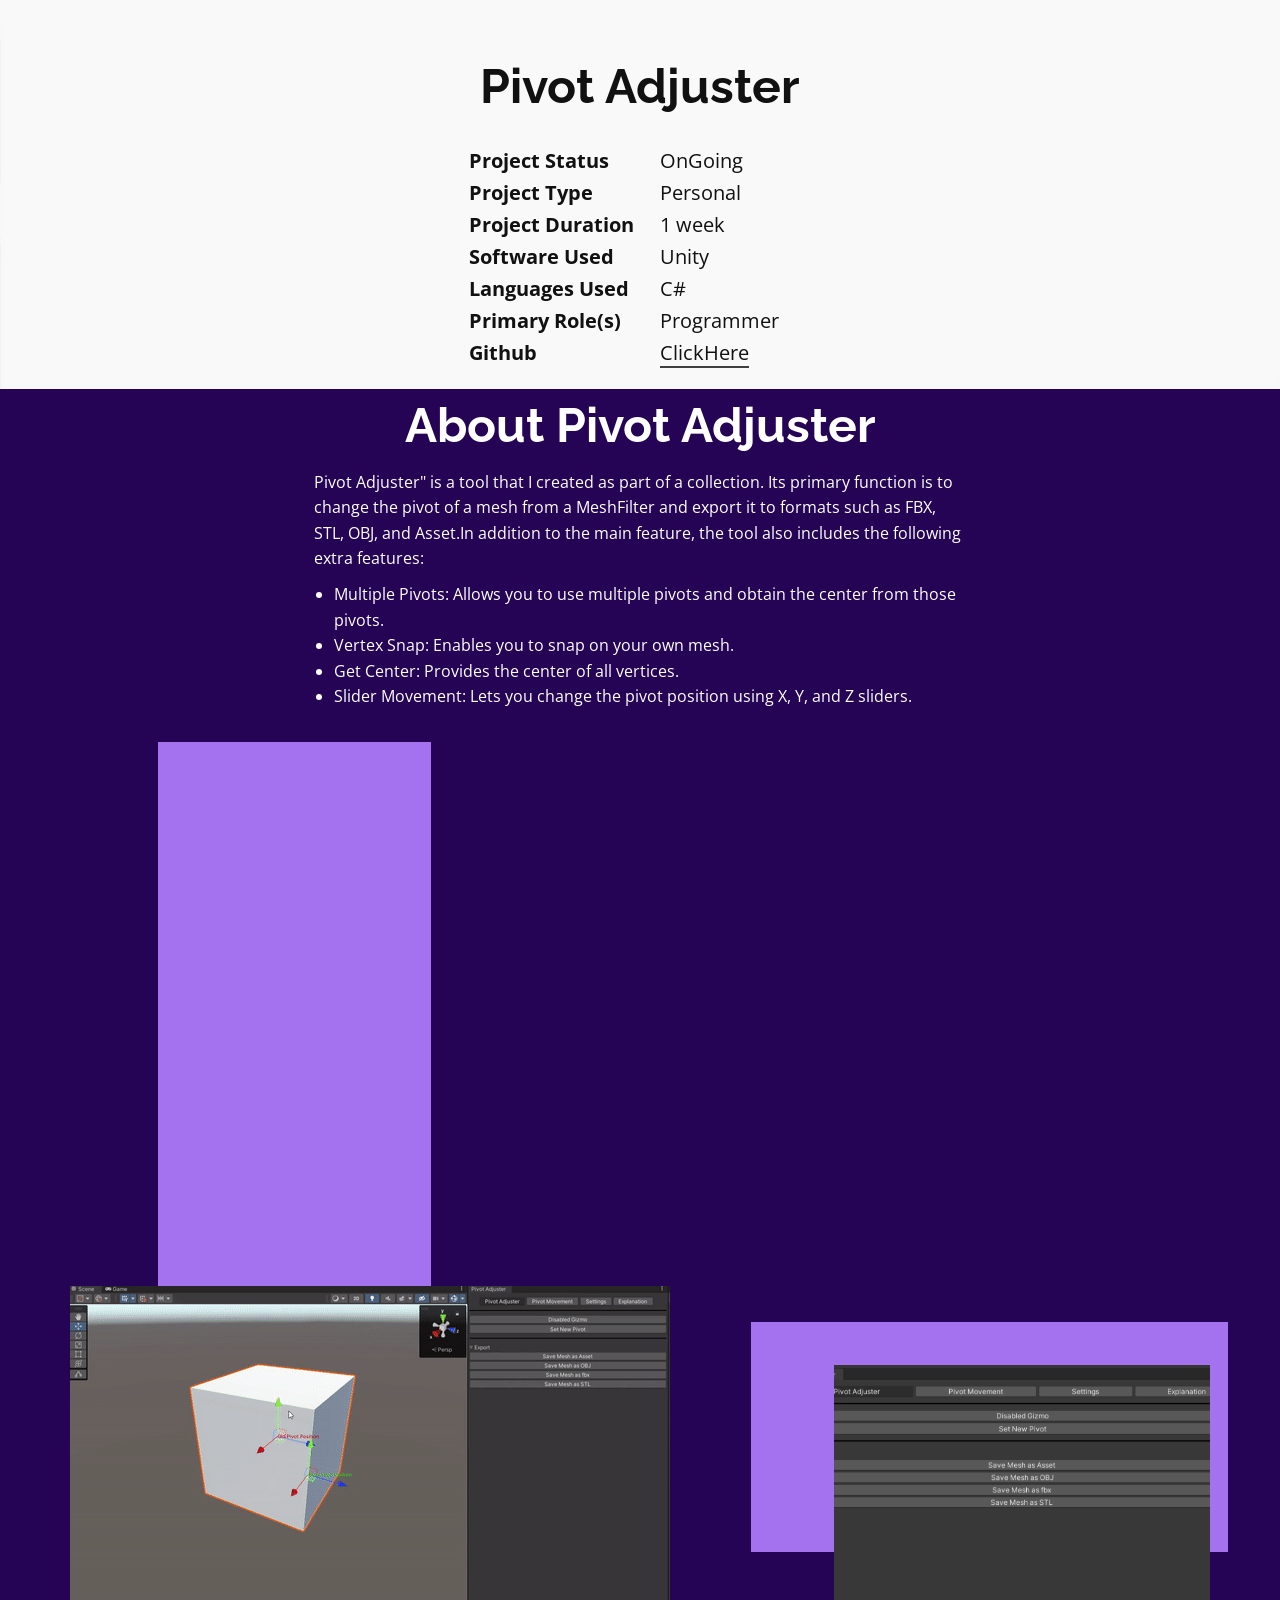
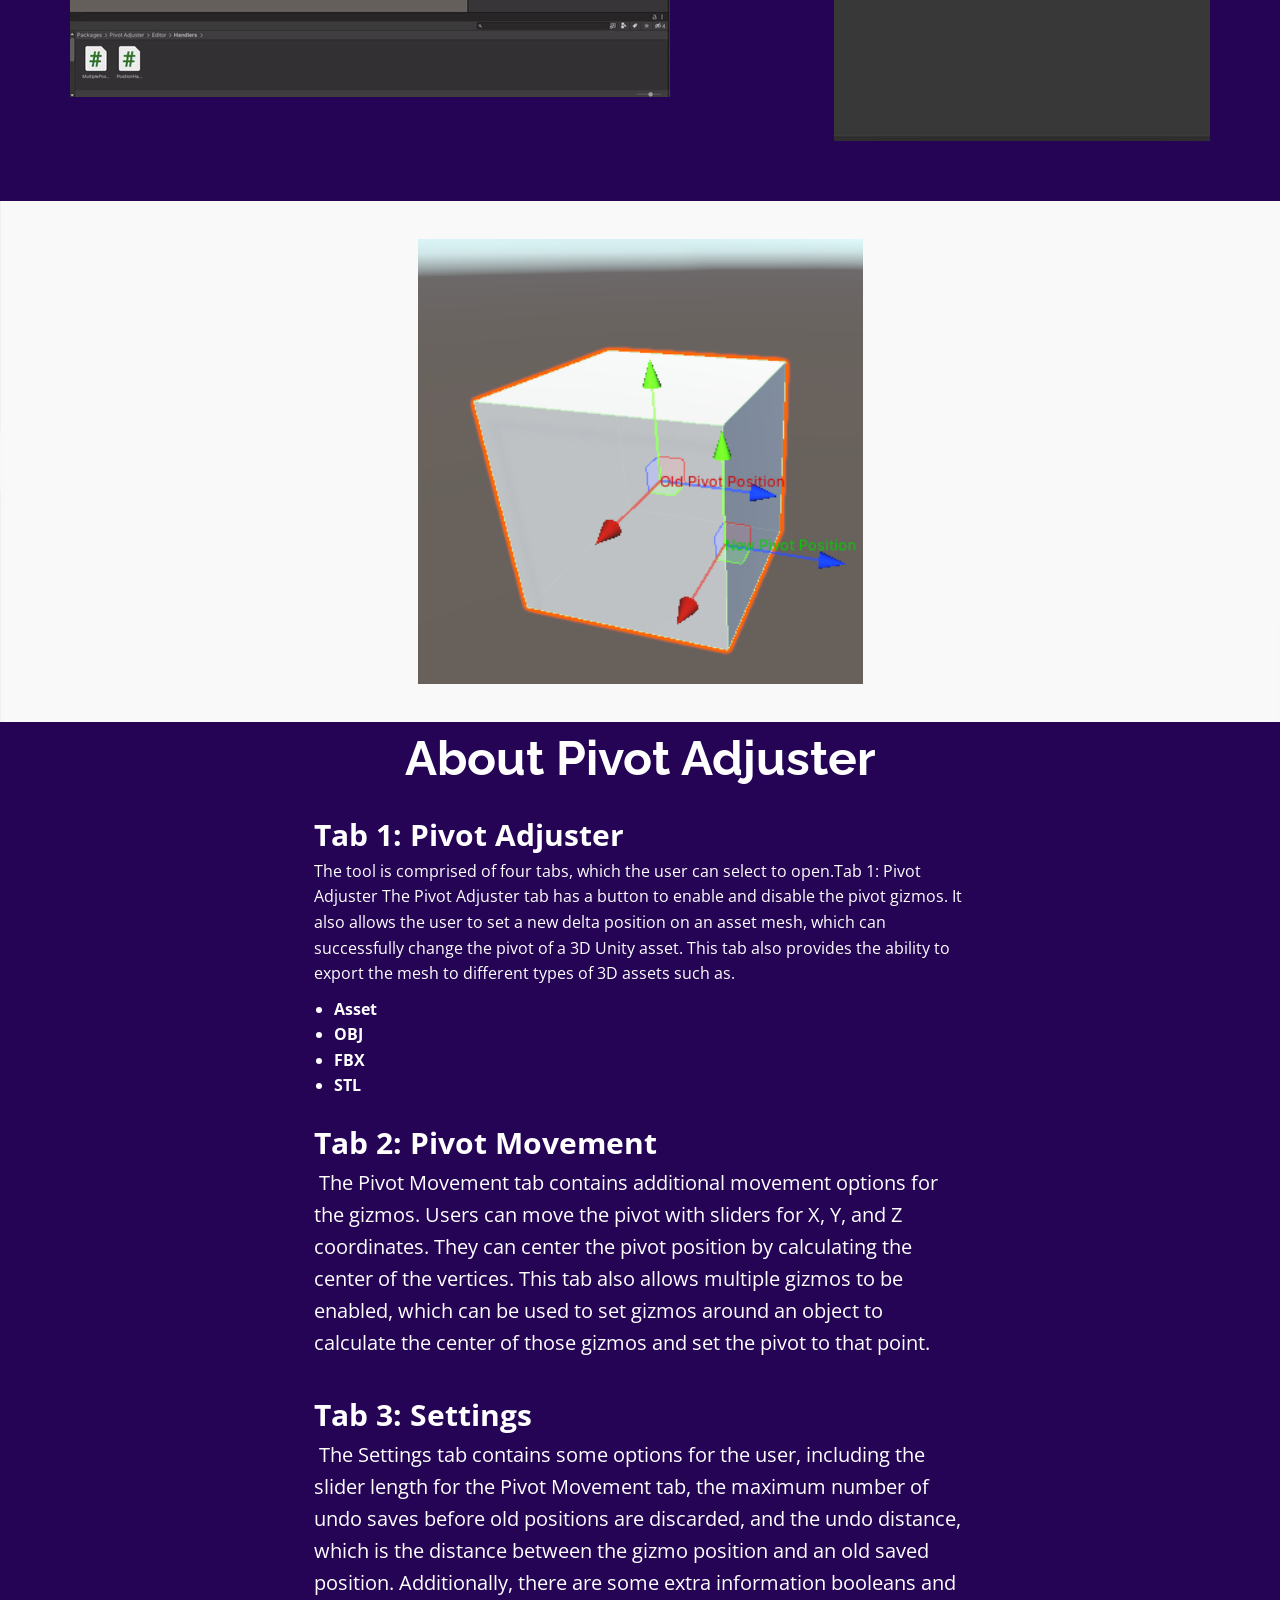
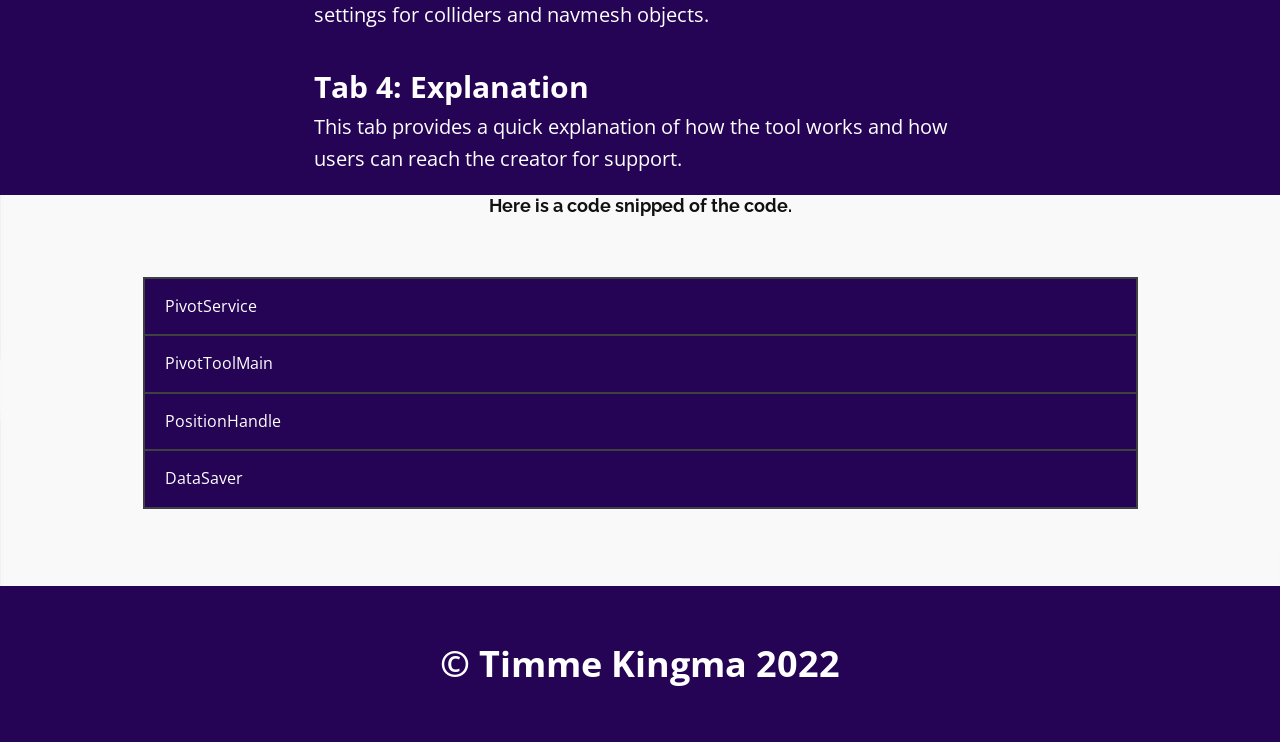
<file: Project-3.html>
<!DOCTYPE html>
<html style="font-size: 16px;" lang="nl"><head>
    <meta name="viewport" content="width=device-width, initial-scale=1.0">
    <meta charset="utf-8">
    <meta name="keywords" content="​LevelGenerator, ​About&nbsp;​LevelGenerator, ​MapGenerator">
    <meta name="description" content="">
    <title>Project 3</title>
    <link rel="stylesheet" href="nicepage.css" media="screen">
<link rel="stylesheet" href="Project-3.css" media="screen">
    <script class="u-script" type="text/javascript" src="jquery.js" defer=""></script>
    <script class="u-script" type="text/javascript" src="nicepage.js" defer=""></script>
    <meta name="generator" content="Nicepage 5.6.2, nicepage.com">
    <link id="u-theme-google-font" rel="stylesheet" href="https://fonts.googleapis.com/css?family=Raleway:100,100i,200,200i,300,300i,400,400i,500,500i,600,600i,700,700i,800,800i,900,900i|Open+Sans:300,300i,400,400i,500,500i,600,600i,700,700i,800,800i">
    
    
    
    
    
    
    <script type="application/ld+json">{
		"@context": "http://schema.org",
		"@type": "Organization",
		"name": "TimmeKingma"
}</script>
    <meta name="theme-color" content="#a37fdf">
    <meta property="og:title" content="Project 3">
    <meta property="og:type" content="website">
    <body class="u-body u-xl-mode"><header class="u-align-center u-clearfix u-header u-white u-header" id="sec-ab9d"><div class="u-align-center u-clearfix u-sheet u-sheet-1"></div></header>
      <section id="sidebar">
        <div class="inner">
          <nav>
            <ul>
      <li><a href="home.html">HomePage</a></li>
      <li><a href="Home.html#sec-f0a5">InternShips</a></li>
      <li><a href="Project-1.html">Level Generator</a></li>
      <li><a href="Project-2.html">Procedural Map</a></li>
      <li><a href="https://github.com/ATkingma">github</a></li>
    </ul>
    </nav>
    </div>
    </section>
  <meta data-intl-tel-input-cdn-path="intlTelInput/"></head>
  <body class="u-body u-xl-mode" data-lang="nl"><header class="u-clearfix u-container-align-center u-header u-image u-header" id="sec-d402" data-image-width="1980" data-image-height="1321"><div class="u-clearfix u-sheet u-sheet-1"></div></header>
    <section class="u-clearfix u-image u-section-1" id="sec-ece7" data-image-width="1980" data-image-height="1321">
      <div class="u-clearfix u-sheet u-sheet-1">
        <h1 class="u-text u-text-default u-text-1"> Pivot Adjuster</h1>
        <p class="u-large-text u-text u-text-variant u-text-2">OnGoing<br>Personal<br>1 week<br>Unity<br>C#<br>Programmer<br>
          <a href="https://github.com/ATkingma/PivotToolPackage" class="u-active-none u-border-2 u-border-grey-75 u-border-hover-grey-75 u-border-no-left u-border-no-right u-border-no-top u-bottom-left-radius-0 u-bottom-right-radius-0 u-btn u-button-link u-button-style u-hover-none u-none u-radius-0 u-text-body-color u-text-hover-palette-1-base u-top-left-radius-0 u-top-right-radius-0 u-btn-1" target="_blank">ClickHere</a>
        </p>
        <p class="u-large-text u-text u-text-variant u-text-3"> Project Status<br>Project Type<br>Project Du​ration<br>Software Used<br>Languages Used<br>Primary Role(s)<br>Github
        </p>
      </div>
    </section>
    <section class="u-clearfix u-palette-5-dark-1 u-section-2" id="sec-4a73">
      <div class="u-clearfix u-sheet u-sheet-1">
        <h2 class="u-text u-text-default u-text-1"> About&nbsp;​​Pivot Adjuster</h2>
        <p class="u-text u-text-2"> Pivot Adjuster" is a tool that I created as part of a collection. Its primary function is to change the pivot of a mesh from a MeshFilter and export it to formats such as FBX, STL, OBJ, and Asset.In addition to the main feature, the tool also includes the following extra features:<br>
        </p>
        <ul class="u-text u-text-3">
          <li> Multiple Pivots: Allows you to use multiple pivots and obtain the center from those pivots.&nbsp;</li>
          <li>Vertex Snap: Enables you to snap on your own mesh.&nbsp;</li>
          <li>Get Center: Provides the center of all vertices.&nbsp;</li>
          <li>Slider Movement: Lets you change the pivot position using X, Y, and Z sliders.</li>
        </ul>
        <div class="u-palette-5-light-1 u-shape u-shape-rectangle u-shape-1"></div>
        <img class="u-image u-image-default u-preserve-proportions u-image-gif" src="images/pivotgifje.gif" alt="" data-image-width="934" data-image-height="934">
        <div class="u-palette-5-light-1 u-shape u-shape-rectangle u-shape-2"></div>
        <img class="u-image u-image-default u-preserve-proportions u-image-2" src="images/pivot adjuster.png" alt="" data-image-width="934" data-image-height="934">
      </div>
    </section>
    <section class="u-clearfix u-image u-section-3" id="sec-15fc" data-image-width="1980" data-image-height="1321">
      <div class="u-clearfix u-sheet u-valign-middle u-sheet-1">
        <img class="u-image u-image-default u-preserve-proportions u-image-1" src="images/pivot cube.png" alt="" data-image-width="934" data-image-height="934">
      </div>
    </section>
    <section class="u-clearfix u-palette-5-dark-1 u-section-4" id="sec-3a8f">
      <div class="u-clearfix u-sheet u-sheet-1">
        <h2 class="u-text u-text-default u-text-1"> About&nbsp;​Pivot Adjuster</h2>
        <p class="u-align-left u-text u-text-2">
          <span style="font-size: 1.875rem;">Tab 1: Pivot Adjuster</span>
          <br>
          <span style="font-weight: 400;">The tool is comprised of four tabs, which the user can select to open.Tab 1: Pivot Adjuster
The Pivot Adjuster tab has a button to enable and disable the pivot gizmos. It also allows the user to set a new delta position on an asset mesh, which can successfully change the pivot of a 3D Unity asset. This tab also provides the ability to export the mesh to different types of 3D assets such as.</span>
          <br>
        </p>
        <ul class="u-align-left u-text u-text-3">
          <li>Asset</li>
          <li>OBJ</li>
          <li>FBX</li>
          <li>STL</li>
        </ul>
        <p class="u-align-left u-text u-text-4">
          <span style="font-size: 1.875rem;"></span>
          <span style="font-size: 1.875rem;">Tab 2: Pivot Movement</span>
          <br>&nbsp;<span style="font-weight: 400;">The Pivot Movement tab contains additional movement options for the gizmos. Users can move the pivot with sliders for X, Y, and Z coordinates. They can center the pivot position by calculating the center of the vertices. This tab also allows multiple gizmos to be enabled, which can be used to set gizmos around an object to calculate the center of those gizmos and set the pivot to that point.</span>
          <br>
          <br>
          <span style="font-size: 1.875rem;">Tab 3: Settings</span>
          <br>&nbsp;<span style="font-weight: 400;">The Settings tab contains some options for the user, including the slider length for the Pivot Movement tab, the maximum number of undo saves before old positions are discarded, and the undo distance, which is the distance between the gizmo position and an old saved position. Additionally, there are some extra information booleans and settings for colliders and navmesh objects.</span>
          <br>
          <br>
          <span style="font-size: 1.875rem;">Tab 4: Explanation</span>&nbsp;<br>
          <span style="font-weight: 400;">This tab provides a quick explanation of how the tool works and how users can reach the creator for support.</span>
          <br>
        </p>
      </div>
    </section>
    <section class="u-clearfix u-image u-section-5" id="sec-5e4d" data-image-width="1980" data-image-height="1321">
      <div class="u-clearfix u-sheet u-sheet-1">
        <h6 class="u-text u-text-default u-text-1"> Here is&nbsp;a&nbsp;code snipped of the code.</h6>
        <div class="u-accordion u-accordion-1">
          <div class="u-accordion-item u-accordion-item-2">
            <a class="u-accordion-link u-active-palette-5-base u-border-2 u-border-grey-75 u-border-hover-palette-5-light-1 u-button-style u-hover-palette-5-base u-palette-5-base u-text-active-white u-text-body-alt-color u-text-hover-white u-accordion-link-2" id="link-3018" aria-controls="3018" aria-selected="false">
              <span class="u-accordion-link-text">PivotService</span>
            </a>
            <div class="u-accordion-pane u-container-style u-accordion-pane-2" id="3018" aria-labelledby="link-3018">
              <div class="u-container-layout u-container-layout-2">
                  <!--#region container-->
               <div style="background: #f8f8f8; overflow:auto;width:auto;border:solid gray;border-width:.1em .1em .1em .8em;padding:.2em .6em;"><table><tr><td><pre style="margin: 0; line-height: 125%">  1
  2
  3
  4
  5
  6
  7
  8
  9
 10
 11
 12
 13
 14
 15
 16
 17
 18
 19
 20
 21
 22
 23
 24
 25
 26
 27
 28
 29
 30
 31
 32
 33
 34
 35
 36
 37
 38
 39
 40
 41
 42
 43
 44
 45
 46
 47
 48
 49
 50
 51
 52
 53
 54
 55
 56
 57
 58
 59
 60
 61
 62
 63
 64
 65
 66
 67
 68
 69
 70
 71
 72
 73
 74
 75
 76
 77
 78
 79
 80
 81
 82
 83
 84
 85
 86
 87
 88
 89
 90
 91
 92
 93
 94
 95
 96
 97
 98
 99
100
101
102
103
104
105
106
107
108
109
110
111
112
113
114
115
116
117
118
119
120
121
122
123
124
125
126
127
128
129
130
131
132
133
134
135
136
137
138
139
140
141
142
143
144
145
146
147</pre></td><td><pre style="margin: 0; line-height: 125%"><span style="color: #AA22FF; font-weight: bold">using</span> <span style="color: #0000FF; font-weight: bold">DeTools.PivotTool.Export</span>;
<span style="color: #AA22FF; font-weight: bold">using</span> <span style="color: #0000FF; font-weight: bold">DeTools.PivotTool.Handlers</span>;
<span style="color: #AA22FF; font-weight: bold">using</span> <span style="color: #0000FF; font-weight: bold">UnityEditor</span>;
<span style="color: #AA22FF; font-weight: bold">using</span> <span style="color: #0000FF; font-weight: bold">UnityEngine</span>;
<span style="color: #AA22FF; font-weight: bold">using</span> <span style="color: #0000FF; font-weight: bold">Transform</span> = UnityEngine.Transform;

<span style="color: #AA22FF; font-weight: bold">namespace</span> <span style="color: #0000FF; font-weight: bold">DeTools.PivotTool.Service</span>
{
	<span style="color: #008800; font-style: italic">/// &lt;summary&gt;</span>
	<span style="color: #008800; font-style: italic">/// pivot service changes the pivot of the mesh</span>
	<span style="color: #008800; font-style: italic">/// &lt;/summary&gt;</span>
	<span style="color: #AA22FF; font-weight: bold">public</span> <span style="color: #AA22FF; font-weight: bold">class</span> <span style="color: #0000FF">PivotService</span>
	{
		<span style="color: #008800; font-style: italic">/// &lt;summary&gt;</span>
		<span style="color: #008800; font-style: italic">/// </span>
		<span style="color: #008800; font-style: italic">/// &lt;/summary&gt;</span>
		<span style="color: #AA22FF; font-weight: bold">const</span> <span style="color: #00BB00; font-weight: bold">string</span> UNDO_ADJUST_PIVOT = <span style="color: #BB4444">&quot;Move Pivot&quot;</span>;
        <span style="color: #008800; font-style: italic">/// &lt;summary&gt;</span>
        <span style="color: #008800; font-style: italic">/// string that contains (Clone) this is what needs to be replaced in the mesh name with copyString</span>
        <span style="color: #008800; font-style: italic">/// &lt;/summary&gt;</span>
        <span style="color: #AA22FF; font-weight: bold">const</span> <span style="color: #00BB00; font-weight: bold">string</span> cloneString = <span style="color: #BB4444">&quot;(Clone)&quot;</span>;
        <span style="color: #008800; font-style: italic">/// &lt;summary&gt;</span>
        <span style="color: #008800; font-style: italic">/// string that contains (Copy) that what replaces the mesh cloneString</span>
        <span style="color: #008800; font-style: italic">/// &lt;/summary&gt;</span>
        <span style="color: #AA22FF; font-weight: bold">const</span> <span style="color: #00BB00; font-weight: bold">string</span> copyString = <span style="color: #BB4444">&quot;(Copy)&quot;</span>;

		<span style="color: #008800; font-style: italic">/// &lt;summary&gt;</span>
		<span style="color: #008800; font-style: italic">/// this is the general call for setting an new pivot and also calls SetMeshInfo and SetChildInfo</span>
		<span style="color: #008800; font-style: italic">/// &lt;/summary&gt;</span>
		<span style="color: #008800; font-style: italic">/// &lt;param name=&quot;pivotPosition&quot;&gt;&lt;/param&gt;</span>
		<span style="color: #AA22FF; font-weight: bold">public</span> <span style="color: #AA22FF; font-weight: bold">static</span> <span style="color: #AA22FF; font-weight: bold">void</span> <span style="color: #00A000">SetPivot</span>(Vector3 pivotPosition, <span style="color: #00BB00; font-weight: bold">bool</span> centerCollider,<span style="color: #00BB00; font-weight: bold">bool</span> centerNavmesh)
		{
			Transform SelectedObject = Selection.activeTransform;
			Vector3 oldpos = SelectedObject.position;
			pivotPosition -= oldpos;

			<span style="color: #AA22FF; font-weight: bold">if</span> (DataChecker.IsPrefab(SelectedObject))
			{
				Debug.LogWarning(<span style="color: #BB4444">&quot;Modifying prefabs directly is not allowed, Drag the mesh you want to change in the scene instead!&quot;</span>);
				<span style="color: #AA22FF; font-weight: bold">return</span>;
			}

			<span style="color: #AA22FF; font-weight: bold">if</span> (pivotPosition == SelectedObject.position)
			{
				Debug.LogWarning(<span style="color: #BB4444">&quot;Pivot hasn&#39;t changed!&quot;</span>);
				<span style="color: #AA22FF; font-weight: bold">return</span>;
			}

			SelectedObject.position -= oldpos;

			MeshFilter meshFilter = SelectedObject.GetComponent&lt;MeshFilter&gt;();

			<span style="color: #AA22FF; font-weight: bold">if</span> (!DataChecker.IsNull(meshFilter) &amp;&amp; !DataChecker.IsNull(meshFilter.sharedMesh))
			{
				Undo.RecordObject(meshFilter, UNDO_ADJUST_PIVOT);

				SetMeshInfo(meshFilter, pivotPosition);
			}

			SetChildInfo(SelectedObject);
			UndoRedoPivot.AddOldPivot(meshFilter.sharedMesh);
			SelectedObject.position = pivotPosition + oldpos;

			<span style="color: #AA22FF; font-weight: bold">if</span> (centerCollider)
			{
				ColliderHandle.SetColliderCenter(SelectedObject,meshFilter);
			}

			<span style="color: #AA22FF; font-weight: bold">if</span> (centerNavmesh)
			{
				NavMeshHandle.SetNavmesh(SelectedObject, pivotPosition);
			}
		}

		<span style="color: #008800; font-style: italic">/// &lt;summary&gt;</span>
		<span style="color: #008800; font-style: italic">/// sets the bounds of the mesh</span>
		<span style="color: #008800; font-style: italic">/// &lt;/summary&gt;</span>
		<span style="color: #008800; font-style: italic">/// &lt;param name=&quot;meshFilter&quot;&gt;&lt;/param&gt;</span>
		<span style="color: #008800; font-style: italic">/// &lt;param name=&quot;pivotPos&quot;&gt;&lt;/param&gt;</span>
		<span style="color: #AA22FF; font-weight: bold">private</span> <span style="color: #AA22FF; font-weight: bold">static</span> <span style="color: #AA22FF; font-weight: bold">void</span> <span style="color: #00A000">SetMeshInfo</span>(MeshFilter meshFilter, Vector3 pivotPos)
		{
			Mesh mesh = EditorWindow.Instantiate(meshFilter.sharedMesh);
			meshFilter.sharedMesh = mesh;

			Vector3[] vertices = mesh.vertices;
			Vector3[] normals = mesh.normals;
			Vector4[] tangents = mesh.tangents;

			<span style="color: #AA22FF; font-weight: bold">if</span> (pivotPos != Vector3.zero)
			{
				Vector3 deltaPosition = -pivotPos;
				<span style="color: #AA22FF; font-weight: bold">for</span> (<span style="color: #00BB00; font-weight: bold">int</span> i = <span style="color: #666666">0</span>; i &lt; vertices.Length; i++)
				{
					vertices[i] += deltaPosition;
				}
			}

			mesh.vertices = vertices;
			mesh.normals = normals;
			mesh.tangents = tangents;

			mesh.RecalculateBounds();

			<span style="color: #00BB00; font-weight: bold">string</span> meshName = mesh.name;

			meshName = meshName.Replace(cloneString, <span style="color: #00BB00; font-weight: bold">string</span>.Empty);
			meshName = meshName.Replace(copyString, <span style="color: #00BB00; font-weight: bold">string</span>.Empty);
			meshName += copyString;

			mesh.name = meshName;
		}

		<span style="color: #008800; font-style: italic">/// &lt;summary&gt;</span>
		<span style="color: #008800; font-style: italic">/// set the position for the children</span>
		<span style="color: #008800; font-style: italic">/// &lt;/summary&gt;</span>
		<span style="color: #008800; font-style: italic">/// &lt;param name=&quot;SelectedObject&quot;&gt;&lt;/param&gt;</span>
		<span style="color: #008800; font-style: italic">/// &lt;returns&gt;&lt;/returns&gt;</span>
		<span style="color: #AA22FF; font-weight: bold">private</span> <span style="color: #AA22FF; font-weight: bold">static</span> Transform[] <span style="color: #00A000">SetChildInfo</span>(Transform SelectedObject)
		{
			Transform[] children = <span style="color: #AA22FF; font-weight: bold">new</span> Transform[SelectedObject.childCount];
			Vector3[] childrenPositions = <span style="color: #AA22FF; font-weight: bold">new</span> Vector3[children.Length];
			Quaternion[] childrenRotations = <span style="color: #AA22FF; font-weight: bold">new</span> Quaternion[children.Length];
			<span style="color: #AA22FF; font-weight: bold">for</span> (<span style="color: #00BB00; font-weight: bold">int</span> i = children.Length - <span style="color: #666666">1</span>; i &gt;= <span style="color: #666666">0</span>; i--)
			{
				children[i] = SelectedObject.GetChild(i);
				childrenPositions[i] = children[i].position;
				childrenRotations[i] = children[i].rotation;

				Undo.RecordObject(children[i], UNDO_ADJUST_PIVOT);
			}

			Undo.RecordObject(SelectedObject, UNDO_ADJUST_PIVOT);

			<span style="color: #AA22FF; font-weight: bold">for</span> (<span style="color: #00BB00; font-weight: bold">int</span> i = <span style="color: #666666">0</span>; i &lt; children.Length; i++)
			{
				children[i].position = childrenPositions[i];
				children[i].rotation = childrenRotations[i];
			}
			<span style="color: #AA22FF; font-weight: bold">return</span> children;
		}

		<span style="color: #AA22FF; font-weight: bold">public</span> <span style="color: #AA22FF; font-weight: bold">static</span> <span style="color: #AA22FF; font-weight: bold">void</span> <span style="color: #00A000">SetnewMesh</span>(Mesh mesh)
		{
			Selection.activeTransform.GetComponent&lt;MeshFilter&gt;().sharedMesh = mesh;
		}
	}
}
</pre></td></tr></table></div>

                <!--#endregion-->
              </div>
            </div>
          </div>
          <div class="u-accordion-item u-accordion-item-2">
            <a class="u-accordion-link u-active-palette-5-base u-border-2 u-border-grey-75 u-border-hover-palette-5-light-1 u-button-style u-hover-palette-5-base u-palette-5-base u-text-active-white u-text-body-alt-color u-text-hover-white u-accordion-link-2" id="link-3018" aria-controls="3018" aria-selected="false">
              <span class="u-accordion-link-text">PivotToolMain</span>
            </a>
            <div class="u-accordion-pane u-container-style u-accordion-pane-2" id="3018" aria-labelledby="link-3018">
              <div class="u-container-layout u-container-layout-2">
                <!--#region Container-->
                <div style="background: #f8f8f8; overflow:auto;width:auto;border:solid gray;border-width:.1em .1em .1em .8em;padding:.2em .6em;"><table><tr><td><pre style="margin: 0; line-height: 125%">  1
  2
  3
  4
  5
  6
  7
  8
  9
 10
 11
 12
 13
 14
 15
 16
 17
 18
 19
 20
 21
 22
 23
 24
 25
 26
 27
 28
 29
 30
 31
 32
 33
 34
 35
 36
 37
 38
 39
 40
 41
 42
 43
 44
 45
 46
 47
 48
 49
 50
 51
 52
 53
 54
 55
 56
 57
 58
 59
 60
 61
 62
 63
 64
 65
 66
 67
 68
 69
 70
 71
 72
 73
 74
 75
 76
 77
 78
 79
 80
 81
 82
 83
 84
 85
 86
 87
 88
 89
 90
 91
 92
 93
 94
 95
 96
 97
 98
 99
100
101
102
103
104
105
106
107
108
109
110
111
112
113
114
115
116
117
118
119
120
121
122
123
124
125
126
127
128
129
130
131
132
133
134
135
136
137
138
139
140
141
142
143
144
145
146
147
148
149
150
151
152
153
154
155
156
157
158
159
160
161
162
163
164
165
166
167
168
169
170
171
172
173
174
175</pre></td><td><pre style="margin: 0; line-height: 125%"><span style="color: #AA22FF; font-weight: bold">using</span> <span style="color: #0000FF; font-weight: bold">DeTools.PivotTool.Export</span>;
<span style="color: #AA22FF; font-weight: bold">using</span> <span style="color: #0000FF; font-weight: bold">DeTools.PivotTool.Handlers</span>;
<span style="color: #AA22FF; font-weight: bold">using</span> <span style="color: #0000FF; font-weight: bold">DeTools.PivotTool.Service</span>;
<span style="color: #AA22FF; font-weight: bold">using</span> <span style="color: #0000FF; font-weight: bold">DeTools.PivotTool.Window</span>;
<span style="color: #AA22FF; font-weight: bold">using</span> <span style="color: #0000FF; font-weight: bold">UnityEditor</span>;
<span style="color: #AA22FF; font-weight: bold">using</span> <span style="color: #0000FF; font-weight: bold">UnityEngine</span>;

<span style="color: #AA22FF; font-weight: bold">namespace</span> <span style="color: #0000FF; font-weight: bold">DeTools.PivotTool.UIVieuwer</span>
{
	<span style="color: #008800; font-style: italic">/// &lt;summary&gt;</span>
	<span style="color: #008800; font-style: italic">/// PivotToolMain contains the main tab of the pivot tool here the exporting of the mesh is also dislayed and called from</span>
	<span style="color: #008800; font-style: italic">/// &lt;/summary&gt;</span>
	<span style="color: #AA22FF; font-weight: bold">public</span> <span style="color: #AA22FF; font-weight: bold">class</span> <span style="color: #0000FF">PivotToolMain</span>
	{
		<span style="color: #008800; font-style: italic">/// &lt;summary&gt;</span>
		<span style="color: #008800; font-style: italic">/// contains an string &quot;Export&quot;</span>
		<span style="color: #008800; font-style: italic">/// &lt;/summary&gt;</span>
		<span style="color: #AA22FF; font-weight: bold">const</span> <span style="color: #00BB00; font-weight: bold">string</span> ExportTabName = <span style="color: #BB4444">&quot;Export&quot;</span>;

		<span style="color: #008800; font-style: italic">/// &lt;summary&gt;</span>
		<span style="color: #008800; font-style: italic">/// contains an string &quot;Save Mesh as Asset&quot;</span>
		<span style="color: #008800; font-style: italic">/// &lt;/summary&gt;</span>
		<span style="color: #AA22FF; font-weight: bold">const</span> <span style="color: #00BB00; font-weight: bold">string</span> saveAssetText = <span style="color: #BB4444">&quot;Save Mesh as Asset&quot;</span>;
		<span style="color: #008800; font-style: italic">/// &lt;summary&gt;</span>
		<span style="color: #008800; font-style: italic">/// contains an string &quot;Save Mesh as OBJ&quot;</span>
		<span style="color: #008800; font-style: italic">/// &lt;/summary&gt;</span>
		<span style="color: #AA22FF; font-weight: bold">const</span> <span style="color: #00BB00; font-weight: bold">string</span> saveOBJText = <span style="color: #BB4444">&quot;Save Mesh as OBJ&quot;</span>;
		<span style="color: #008800; font-style: italic">/// &lt;summary&gt;</span>
		<span style="color: #008800; font-style: italic">/// contains an string &quot;Save Mesh as fbx&quot;</span>
		<span style="color: #008800; font-style: italic">/// &lt;/summary&gt;</span>
		<span style="color: #AA22FF; font-weight: bold">const</span> <span style="color: #00BB00; font-weight: bold">string</span> saveFBXext = <span style="color: #BB4444">&quot;Save Mesh as fbx&quot;</span>;
		<span style="color: #008800; font-style: italic">/// &lt;summary&gt;</span>
		<span style="color: #008800; font-style: italic">/// contains an string &quot;Save Mesh as STL&quot;</span>
		<span style="color: #008800; font-style: italic">/// &lt;/summary&gt;</span>
		<span style="color: #AA22FF; font-weight: bold">const</span> <span style="color: #00BB00; font-weight: bold">string</span> saveSTLText = <span style="color: #BB4444">&quot;Save Mesh as STL&quot;</span>;

		<span style="color: #008800; font-style: italic">/// &lt;summary&gt;</span>
		<span style="color: #008800; font-style: italic">/// contains an string &quot;Gizmo&quot;</span>
		<span style="color: #008800; font-style: italic">/// &lt;/summary&gt;</span>
		<span style="color: #AA22FF; font-weight: bold">const</span> <span style="color: #00BB00; font-weight: bold">string</span> ButtonText = <span style="color: #BB4444">&quot;Gizmo&quot;</span>;
		<span style="color: #008800; font-style: italic">/// &lt;summary&gt;</span>
		<span style="color: #008800; font-style: italic">/// contains an string &quot;Set New Pivot&quot;</span>
		<span style="color: #008800; font-style: italic">/// &lt;/summary&gt;</span>
		<span style="color: #AA22FF; font-weight: bold">const</span> <span style="color: #00BB00; font-weight: bold">string</span> SetPivotText = <span style="color: #BB4444">&quot;Set New Pivot&quot;</span>;

		<span style="color: #008800; font-style: italic">/// &lt;summary&gt;</span>
		<span style="color: #008800; font-style: italic">/// contains an string &quot;Enabled&quot;</span>
		<span style="color: #008800; font-style: italic">/// &lt;/summary&gt;</span>
		<span style="color: #AA22FF; font-weight: bold">const</span> <span style="color: #00BB00; font-weight: bold">string</span> isOn = <span style="color: #BB4444">&quot;Enabled &quot;</span>;
		<span style="color: #008800; font-style: italic">/// &lt;summary&gt;</span>
		<span style="color: #008800; font-style: italic">/// contains an string &quot;Disabled&quot;</span>
		<span style="color: #008800; font-style: italic">/// &lt;/summary&gt;</span>
		<span style="color: #AA22FF; font-weight: bold">const</span> <span style="color: #00BB00; font-weight: bold">string</span> isOff = <span style="color: #BB4444">&quot;Disabled &quot;</span>;

		<span style="color: #008800; font-style: italic">/// &lt;summary&gt;</span>
		<span style="color: #008800; font-style: italic">/// foldout boolean</span>
		<span style="color: #008800; font-style: italic">/// &lt;/summary&gt;</span>
		<span style="color: #AA22FF; font-weight: bold">private</span> <span style="color: #AA22FF; font-weight: bold">static</span> <span style="color: #00BB00; font-weight: bold">bool</span> ExportTab = <span style="color: #AA22FF; font-weight: bold">true</span>;

		<span style="color: #008800; font-style: italic">/// &lt;summary&gt;</span>
		<span style="color: #008800; font-style: italic">/// draws the ui of pivtoolmain class</span>
		<span style="color: #008800; font-style: italic">/// &lt;/summary&gt;</span>
		<span style="color: #AA22FF; font-weight: bold">public</span> <span style="color: #AA22FF; font-weight: bold">static</span> <span style="color: #AA22FF; font-weight: bold">void</span> <span style="color: #00A000">DrawUI</span>()
		{
			EnableButton();
			<span style="color: #AA22FF; font-weight: bold">if</span> (CheckIfSelected())
			{
				SetPivotButton(<span style="color: #666666">20</span>);

				PivotToolEditor.AddHorizontalLine(Color.black);
				ExportTab = EditorGUILayout.Foldout(ExportTab, ExportTabName);
				<span style="color: #AA22FF; font-weight: bold">if</span> (ExportTab)
				{
					SaveMeshButton();
					SaveOBJButton();
					SaveFBXButton();
					SaveSTLButton();
				}
			}
		}

		<span style="color: #008800; font-style: italic">/// &lt;summary&gt;</span>
		<span style="color: #008800; font-style: italic">/// enable button handles if the tool shows an pivto the user can move</span>
		<span style="color: #008800; font-style: italic">/// &lt;/summary&gt;</span>
		<span style="color: #AA22FF; font-weight: bold">private</span> <span style="color: #AA22FF; font-weight: bold">static</span> <span style="color: #AA22FF; font-weight: bold">void</span> <span style="color: #00A000">EnableButton</span>()
		{
			<span style="color: #00BB00; font-weight: bold">string</span> buttonState = PositionHandle.showPositionTool ? isOff : isOn;

			<span style="color: #AA22FF; font-weight: bold">if</span> (GUILayout.Button(buttonState + ButtonText))
			{
				<span style="color: #AA22FF; font-weight: bold">if</span> (Selection.activeTransform != <span style="color: #AA22FF; font-weight: bold">null</span>)
				{
					PositionHandle.showPositionTool = !PositionHandle.showPositionTool;
					PositionHandle.ResetValues();
					PositionHandle.targetPosition = Selection.activeTransform.position;
				}
			}
		}

		<span style="color: #008800; font-style: italic">/// &lt;summary&gt;</span>
		<span style="color: #008800; font-style: italic">/// calls the pivot on the position the handler is on when button pressed</span>
		<span style="color: #008800; font-style: italic">/// &lt;/summary&gt;</span>
		<span style="color: #008800; font-style: italic">/// &lt;param name=&quot;height&quot;&gt;&lt;/param&gt;</span>
		<span style="color: #AA22FF; font-weight: bold">public</span> <span style="color: #AA22FF; font-weight: bold">static</span> <span style="color: #AA22FF; font-weight: bold">void</span> <span style="color: #00A000">SetPivotButton</span>(<span style="color: #00BB00; font-weight: bold">float</span> height)
		{
			<span style="color: #AA22FF; font-weight: bold">if</span> (GUILayout.Button(SetPivotText,GUILayout.Height(height)))
			{
				PivotService.SetPivot(PositionHandle.targetPosition, PivotSettings.centerCollider, PivotSettings.centerNavmesh);
			}
		}

		<span style="color: #008800; font-style: italic">/// &lt;summary&gt;</span>
		<span style="color: #008800; font-style: italic">/// calls the save as asset function</span>
		<span style="color: #008800; font-style: italic">/// &lt;/summary&gt;</span>
		<span style="color: #AA22FF; font-weight: bold">private</span> <span style="color: #AA22FF; font-weight: bold">static</span> <span style="color: #AA22FF; font-weight: bold">void</span> <span style="color: #00A000">SaveMeshButton</span>()
		{
			MeshFilter meshFilter = Selection.activeTransform.gameObject.transform.GetComponent&lt;MeshFilter&gt;();
			<span style="color: #AA22FF; font-weight: bold">if</span> (GUILayout.Button(saveAssetText))
			{
				DataSaver.SaveMesh(SaveFiles.asset, meshFilter);
			}
		}

		<span style="color: #008800; font-style: italic">/// &lt;summary&gt;</span>
		<span style="color: #008800; font-style: italic">/// calls the save as obj function</span>
		<span style="color: #008800; font-style: italic">/// &lt;/summary&gt;</span>
		<span style="color: #AA22FF; font-weight: bold">private</span> <span style="color: #AA22FF; font-weight: bold">static</span> <span style="color: #AA22FF; font-weight: bold">void</span> <span style="color: #00A000">SaveOBJButton</span>()
		{
			MeshFilter meshFilter = Selection.activeTransform.gameObject.transform.GetComponent&lt;MeshFilter&gt;();
			<span style="color: #AA22FF; font-weight: bold">if</span> (GUILayout.Button(saveOBJText))
			{
				DataSaver.SaveMesh(SaveFiles.obj, meshFilter);
			}
		}

		<span style="color: #008800; font-style: italic">/// &lt;summary&gt;</span>
		<span style="color: #008800; font-style: italic">/// calls the save as fbx function</span>
		<span style="color: #008800; font-style: italic">/// &lt;/summary&gt;</span>
		<span style="color: #AA22FF; font-weight: bold">private</span> <span style="color: #AA22FF; font-weight: bold">static</span> <span style="color: #AA22FF; font-weight: bold">void</span> <span style="color: #00A000">SaveFBXButton</span>()
		{
			MeshFilter meshFilter = Selection.activeTransform.gameObject.transform.GetComponent&lt;MeshFilter&gt;();
			<span style="color: #AA22FF; font-weight: bold">if</span> (GUILayout.Button(saveFBXext))
			{
				DataSaver.SaveMesh(SaveFiles.fbx, meshFilter);
			}
		}

		<span style="color: #008800; font-style: italic">/// &lt;summary&gt;</span>
		<span style="color: #008800; font-style: italic">/// calls the save as stl function</span>
		<span style="color: #008800; font-style: italic">/// &lt;/summary&gt;</span>
		<span style="color: #AA22FF; font-weight: bold">private</span> <span style="color: #AA22FF; font-weight: bold">static</span> <span style="color: #AA22FF; font-weight: bold">void</span> <span style="color: #00A000">SaveSTLButton</span>()
		{
			MeshFilter meshFilter = Selection.activeTransform.gameObject.transform.GetComponent&lt;MeshFilter&gt;();
			<span style="color: #AA22FF; font-weight: bold">if</span> (GUILayout.Button(saveSTLText))
			{
				DataSaver.SaveMesh(SaveFiles.stl, meshFilter);
			}
		}

		<span style="color: #008800; font-style: italic">/// &lt;summary&gt;</span>
		<span style="color: #008800; font-style: italic">/// checks if the currently sellected is not null and has an meshfilter</span>
		<span style="color: #008800; font-style: italic">/// &lt;/summary&gt;</span>
		<span style="color: #AA22FF; font-weight: bold">private</span> <span style="color: #AA22FF; font-weight: bold">static</span> <span style="color: #00BB00; font-weight: bold">bool</span> <span style="color: #00A000">CheckIfSelected</span>()
		{
			<span style="color: #AA22FF; font-weight: bold">if</span> (Selection.activeTransform == <span style="color: #AA22FF; font-weight: bold">null</span>
				|| Selection.activeTransform.gameObject == <span style="color: #AA22FF; font-weight: bold">null</span> ||
				Selection.activeTransform.gameObject.transform == <span style="color: #AA22FF; font-weight: bold">null</span> ||
				Selection.activeTransform.gameObject.transform.GetComponent&lt;MeshFilter&gt;() == <span style="color: #AA22FF; font-weight: bold">null</span>)
			{
				<span style="color: #AA22FF; font-weight: bold">return</span> <span style="color: #AA22FF; font-weight: bold">false</span>;
			}
			<span style="color: #AA22FF; font-weight: bold">return</span> <span style="color: #AA22FF; font-weight: bold">true</span>;
		}
	}
}
</pre></td></tr></table></div>

                <!-- #endregion -->
              </div>
            </div>
          </div>
          <div class="u-accordion-item u-accordion-item-3">
            <a class="u-accordion-link u-active-palette-5-base u-border-2 u-border-grey-75 u-border-hover-palette-5-light-1 u-button-style u-hover-palette-5-base u-palette-5-base u-text-active-white u-text-body-alt-color u-text-hover-white u-accordion-link-3" id="link-3018" aria-controls="3018" aria-selected="false">
              <span class="u-accordion-link-text">PositionHandle</span>
            </a>
            <div class="u-accordion-pane u-container-style u-accordion-pane-3" id="3018" aria-labelledby="link-3018">
              <div class="u-container-layout u-container-layout-3">
                <!--#region container-->
<div style="background: #f8f8f8; overflow:auto;width:auto;border:solid gray;border-width:.1em .1em .1em .8em;padding:.2em .6em;"><table><tr><td><pre style="margin: 0; line-height: 125%">  1
  2
  3
  4
  5
  6
  7
  8
  9
 10
 11
 12
 13
 14
 15
 16
 17
 18
 19
 20
 21
 22
 23
 24
 25
 26
 27
 28
 29
 30
 31
 32
 33
 34
 35
 36
 37
 38
 39
 40
 41
 42
 43
 44
 45
 46
 47
 48
 49
 50
 51
 52
 53
 54
 55
 56
 57
 58
 59
 60
 61
 62
 63
 64
 65
 66
 67
 68
 69
 70
 71
 72
 73
 74
 75
 76
 77
 78
 79
 80
 81
 82
 83
 84
 85
 86
 87
 88
 89
 90
 91
 92
 93
 94
 95
 96
 97
 98
 99
100
101
102
103
104
105
106
107
108
109
110
111
112
113
114
115
116
117
118
119
120
121
122
123
124
125
126
127
128
129
130
131
132
133
134
135
136
137
138
139
140
141
142
143
144
145
146
147
148
149
150
151
152
153
154
155
156
157
158
159
160
161
162
163
164
165
166
167
168
169
170
171
172
173
174
175
176
177
178
179
180
181
182
183
184
185
186
187
188
189
190
191
192
193
194
195
196
197
198
199
200
201
202
203
204
205
206
207
208
209
210
211
212
213
214
215
216
217
218
219
220
221
222
223
224
225
226
227
228
229
230
231
232
233
234
235
236
237
238
239
240
241
242
243
244
245
246
247
248
249
250
251
252
253
254
255
256
257
258
259
260
261
262
263
264
265</pre></td><td><pre style="margin: 0; line-height: 125%"><span style="color: #AA22FF; font-weight: bold">using</span> <span style="color: #0000FF; font-weight: bold">DeTools.PivotTool.Service</span>;
<span style="color: #AA22FF; font-weight: bold">using</span> <span style="color: #0000FF; font-weight: bold">DeTools.PivotTool.UIVieuwer</span>;
<span style="color: #AA22FF; font-weight: bold">using</span> <span style="color: #0000FF; font-weight: bold">UnityEditor</span>;
<span style="color: #AA22FF; font-weight: bold">using</span> <span style="color: #0000FF; font-weight: bold">UnityEngine</span>;

<span style="color: #AA22FF; font-weight: bold">namespace</span> <span style="color: #0000FF; font-weight: bold">DeTools.PivotTool.Handlers</span>
{
	<span style="color: #008800; font-style: italic">/// &lt;summary&gt;</span>
	<span style="color: #008800; font-style: italic">/// Position handle is an custom editor from the gameobject type and uses the OnSceneGUIManager function for most of its work withing this tool will be the handling of the new pivot position</span>
	<span style="color: #008800; font-style: italic">/// &lt;/summary&gt;</span>
	<span style="color: #AA22FF; font-weight: bold">public</span> <span style="color: #AA22FF; font-weight: bold">class</span> <span style="color: #0000FF">PositionHandle</span>:Editor
	{
        <span style="color: #008800; font-style: italic">/// &lt;summary&gt;</span>
        <span style="color: #008800; font-style: italic">///  this is an string that contains NewPosition + the position of the old pivot position</span>
        <span style="color: #008800; font-style: italic">/// &lt;/summary&gt;</span>
        <span style="color: #AA22FF; font-weight: bold">const</span> <span style="color: #00BB00; font-weight: bold">string</span> oldPositionText = <span style="color: #BB4444">&quot;OldPosition &quot;</span>;
		<span style="color: #008800; font-style: italic">/// &lt;summary&gt;</span>
		<span style="color: #008800; font-style: italic">///  this is an string that contains NewPosition + the position of the new pivot position</span>
		<span style="color: #008800; font-style: italic">/// &lt;/summary&gt;</span>
        <span style="color: #AA22FF; font-weight: bold">const</span> <span style="color: #00BB00; font-weight: bold">string</span> newPositionText = <span style="color: #BB4444">&quot;NewPosition &quot;</span>;
		<span style="color: #008800; font-style: italic">/// &lt;summary&gt;</span>
		<span style="color: #008800; font-style: italic">/// this is an string that contains Distance + the distance from the old position and the new position</span>
		<span style="color: #008800; font-style: italic">/// &lt;/summary&gt;</span>
		<span style="color: #AA22FF; font-weight: bold">const</span> <span style="color: #00BB00; font-weight: bold">string</span> distanceText = <span style="color: #BB4444">&quot;Distance &quot;</span>;

        <span style="color: #008800; font-style: italic">/// &lt;summary&gt;</span>
        <span style="color: #008800; font-style: italic">/// this is an string that contains Old Pivot Position and will be used to show the user witch position is the old and new position</span>
        <span style="color: #008800; font-style: italic">/// &lt;/summary&gt;</span>
        <span style="color: #AA22FF; font-weight: bold">const</span> <span style="color: #00BB00; font-weight: bold">string</span> oldPos = <span style="color: #BB4444">&quot;Old Pivot Position&quot;</span>;
        <span style="color: #008800; font-style: italic">/// &lt;summary&gt;</span>
        <span style="color: #008800; font-style: italic">/// this is an string that contains New Pivot Position and will be used to show the user witch position is the old and new position</span>
        <span style="color: #008800; font-style: italic">/// &lt;/summary&gt;</span>
        <span style="color: #AA22FF; font-weight: bold">const</span> <span style="color: #00BB00; font-weight: bold">string</span> newPos = <span style="color: #BB4444">&quot;New Pivot Position&quot;</span>;
		<span style="color: #008800; font-style: italic">/// &lt;summary&gt;</span>
		<span style="color: #008800; font-style: italic">/// this is an string that contains an string key that will be check for input for vertex snapping</span>
		<span style="color: #008800; font-style: italic">/// &lt;/summary&gt;</span>
		<span style="color: #AA22FF; font-weight: bold">const</span> <span style="color: #00BB00; font-weight: bold">string</span> vertexSnapInput = <span style="color: #BB4444">&quot;c&quot;</span>;
        <span style="color: #008800; font-style: italic">/// &lt;summary&gt;</span>
        <span style="color: #008800; font-style: italic">/// this is an string that contains an string key that will be check for input for unDoing</span>
        <span style="color: #008800; font-style: italic">/// &lt;/summary&gt;</span>
        <span style="color: #AA22FF; font-weight: bold">const</span> <span style="color: #00BB00; font-weight: bold">string</span> undoInput = <span style="color: #BB4444">&quot;-&quot;</span>;

        <span style="color: #008800; font-style: italic">/// &lt;summary&gt;</span>
        <span style="color: #008800; font-style: italic">/// this is an string that contains an string key that will be check for input for redDoing</span>
        <span style="color: #008800; font-style: italic">/// &lt;/summary&gt;</span>
        <span style="color: #AA22FF; font-weight: bold">const</span> <span style="color: #00BB00; font-weight: bold">string</span> redoInput = <span style="color: #BB4444">&quot;+&quot;</span>;

        <span style="color: #008800; font-style: italic">/// &lt;summary&gt;</span>
        <span style="color: #008800; font-style: italic">/// this is an bool that will be set when the position needs to be shown and may move</span>
        <span style="color: #008800; font-style: italic">/// &lt;/summary&gt;</span>
        <span style="color: #AA22FF; font-weight: bold">public</span> <span style="color: #AA22FF; font-weight: bold">static</span> <span style="color: #00BB00; font-weight: bold">bool</span> showPositionTool;
		<span style="color: #008800; font-style: italic">/// &lt;summary&gt;</span>
		<span style="color: #008800; font-style: italic">/// this is an bool that will be set when input is received an vertex snapping can be used</span>
		<span style="color: #008800; font-style: italic">/// &lt;/summary&gt;</span>
		<span style="color: #AA22FF; font-weight: bold">public</span> <span style="color: #AA22FF; font-weight: bold">static</span> <span style="color: #00BB00; font-weight: bold">bool</span> vertSnapping;

		<span style="color: #008800; font-style: italic">/// &lt;summary&gt;</span>
		<span style="color: #008800; font-style: italic">/// the position of the new pivot</span>
		<span style="color: #008800; font-style: italic">/// &lt;/summary&gt;</span>
		<span style="color: #AA22FF; font-weight: bold">public</span> <span style="color: #AA22FF; font-weight: bold">static</span> Vector3 targetPosition { <span style="color: #AA22FF; font-weight: bold">get</span> { <span style="color: #AA22FF; font-weight: bold">return</span> m_TargetPosition; } <span style="color: #AA22FF; font-weight: bold">set</span> { m_TargetPosition = <span style="color: #AA22FF; font-weight: bold">value</span>; } }

		<span style="color: #008800; font-style: italic">/// &lt;summary&gt;</span>
		<span style="color: #008800; font-style: italic">/// the private value of the new pivot</span>
		<span style="color: #008800; font-style: italic">/// &lt;/summary&gt;</span>
		<span style="color: #AA22FF; font-weight: bold">private</span> <span style="color: #AA22FF; font-weight: bold">static</span> Vector3 m_TargetPosition = <span style="color: #AA22FF; font-weight: bold">new</span> Vector3(<span style="color: #666666">0f</span>, <span style="color: #666666">0f</span>, <span style="color: #666666">0f</span>);

		<span style="color: #008800; font-style: italic">/// &lt;summary&gt;</span>
		<span style="color: #008800; font-style: italic">/// latest saved position</span>
		<span style="color: #008800; font-style: italic">/// &lt;/summary&gt;</span>
		<span style="color: #AA22FF; font-weight: bold">private</span> <span style="color: #AA22FF; font-weight: bold">static</span> Vector3 latestSaved;
		<span style="color: #008800; font-style: italic">/// &lt;summary&gt;</span>
		<span style="color: #008800; font-style: italic">/// the old Gameobject that was or is selected</span>
		<span style="color: #008800; font-style: italic">/// &lt;/summary&gt;</span>
		<span style="color: #AA22FF; font-weight: bold">private</span> <span style="color: #AA22FF; font-weight: bold">static</span> GameObject oldObject = <span style="color: #AA22FF; font-weight: bold">null</span>;

        <span style="color: #008800; font-style: italic">/// &lt;summary&gt;</span>
		<span style="color: #008800; font-style: italic">/// within this function some variables will be reset because of user experience</span>
		<span style="color: #008800; font-style: italic">/// &lt;/summary&gt;</span>
        <span style="color: #AA22FF; font-weight: bold">public</span> <span style="color: #AA22FF; font-weight: bold">static</span> <span style="color: #AA22FF; font-weight: bold">void</span> <span style="color: #00A000">ResetValues</span>()
		{
			m_TargetPosition = Vector3.zero;
			<span style="color: #AA22FF; font-weight: bold">if</span> (Selection.activeTransform == <span style="color: #AA22FF; font-weight: bold">null</span>)
			{
				<span style="color: #AA22FF; font-weight: bold">return</span>;
			}
			GameObject targetObject = Selection.activeTransform.gameObject;

			<span style="color: #AA22FF; font-weight: bold">if</span> (targetObject == <span style="color: #AA22FF; font-weight: bold">null</span>)
			{
				<span style="color: #AA22FF; font-weight: bold">return</span>;
			}
			<span style="color: #AA22FF; font-weight: bold">if</span> (oldObject != targetObject)
			{
				targetPosition = targetObject.gameObject.transform.position;
			}
		}

		<span style="color: #008800; font-style: italic">/// &lt;summary&gt;</span>
		<span style="color: #008800; font-style: italic">/// drawscene function draws the scene gui and wil be called from sceneguimanager</span>
		<span style="color: #008800; font-style: italic">/// &lt;/summary&gt;</span>
		<span style="color: #AA22FF; font-weight: bold">public</span> <span style="color: #AA22FF; font-weight: bold">static</span> <span style="color: #AA22FF; font-weight: bold">void</span> <span style="color: #00A000">DrawScene</span>()
		{
			<span style="color: #AA22FF; font-weight: bold">if</span> (showPositionTool)
			{

				<span style="color: #AA22FF; font-weight: bold">if</span> (Selection.activeTransform == <span style="color: #AA22FF; font-weight: bold">null</span>)
				{
					<span style="color: #AA22FF; font-weight: bold">return</span>;
				}

				GameObject targetObject = Selection.activeTransform.gameObject;


				Tools.hidden = <span style="color: #AA22FF; font-weight: bold">true</span>;

				DrawGuids(targetObject);

				CheckInput(targetObject);

				<span style="color: #AA22FF; font-weight: bold">if</span> (CheckOldObject(targetObject))
				{
					<span style="color: #AA22FF; font-weight: bold">return</span>;
				}
				<span style="color: #AA22FF; font-weight: bold">if</span> (!Selection.activeTransform.GetComponent&lt;MeshFilter&gt;())
				{
					Debug.LogError(<span style="color: #BB4444">&quot;Please add an MeshFilter to the object&quot;</span>);
					<span style="color: #AA22FF; font-weight: bold">return</span>;
				}
				UndoRedoPivot.AddNewPivot(Selection.activeTransform.GetComponent&lt;MeshFilter&gt;().sharedMesh);
			}
			<span style="color: #AA22FF; font-weight: bold">else</span>
			{
				<span style="color: #AA22FF; font-weight: bold">if</span> (!MultiplePositionHandle.EnableMultiPivot)
				{
					Tools.hidden = <span style="color: #AA22FF; font-weight: bold">false</span>;
				}
			}
		}

		<span style="color: #008800; font-style: italic">/// &lt;summary&gt;</span>
		<span style="color: #008800; font-style: italic">/// Draws some debug guids like old/new pivot position also distance</span>
		<span style="color: #008800; font-style: italic">/// &lt;/summary&gt;</span>
		<span style="color: #008800; font-style: italic">/// &lt;param name=&quot;targetObject&quot;&gt;&lt;/param&gt;</span>
		<span style="color: #AA22FF; font-weight: bold">private</span> <span style="color: #AA22FF; font-weight: bold">static</span> <span style="color: #AA22FF; font-weight: bold">void</span> <span style="color: #00A000">DrawGuids</span>(GameObject targetObject)
		{
			GUI.color = Color.red;
			EditorGUI.BeginChangeCheck();

			Handles.PositionHandle(targetObject.transform.position, Quaternion.identity);
			Handles.Label(targetObject.transform.position, oldPos);

			GUI.color = Color.green;
            Vector3 newTargetPosition = Handles.PositionHandle(targetPosition, Quaternion.identity);

            <span style="color: #AA22FF; font-weight: bold">if</span> (EditorGUI.EndChangeCheck())
			{
				<span style="color: #AA22FF; font-weight: bold">if</span>(Vector3.Distance(latestSaved, newTargetPosition) &gt; UndoRedoPosition.undoRedoDistance)
				{
					latestSaved = newTargetPosition;
					UndoRedoPosition.SavePosition(latestSaved);
				}
                targetPosition = newTargetPosition;
			}
			Handles.Label(newTargetPosition, newPos);

			GUI.color = Color.blue;
			Vector3 offset = Vector3.zero;
			<span style="color: #AA22FF; font-weight: bold">if</span> (PivotSettings.oldPositionInfo)
			{
				offset += <span style="color: #AA22FF; font-weight: bold">new</span> Vector3(<span style="color: #666666">0</span>, <span style="color: #666666">0.2f</span>, <span style="color: #666666">0</span>);
				Handles.Label(newTargetPosition += offset,oldPositionText + targetObject.transform.position.ToString());
			}

			<span style="color: #AA22FF; font-weight: bold">if</span> (PivotSettings.newPositionInfo)
			{
				offset += <span style="color: #AA22FF; font-weight: bold">new</span> Vector3(<span style="color: #666666">0</span>, <span style="color: #666666">0.2f</span>, <span style="color: #666666">0</span>);
				Handles.Label(newTargetPosition + offset, newPositionText + newTargetPosition.ToString());
			}

			<span style="color: #AA22FF; font-weight: bold">if</span> (PivotSettings.useDistanceInfo)
			{
				offset += <span style="color: #AA22FF; font-weight: bold">new</span> Vector3(<span style="color: #666666">0</span>, <span style="color: #666666">0.2f</span>, <span style="color: #666666">0</span>);
				Handles.Label(newTargetPosition + offset, distanceText + Vector3.Distance(targetObject.transform.position, newTargetPosition).ToString());
			}
		}

		<span style="color: #008800; font-style: italic">/// &lt;summary&gt;</span>
		<span style="color: #008800; font-style: italic">/// checks if the given gamobject is equals to the oldGameobject returns true if not</span>
		<span style="color: #008800; font-style: italic">/// &lt;/summary&gt;</span>
		<span style="color: #AA22FF; font-weight: bold">private</span> <span style="color: #AA22FF; font-weight: bold">static</span> <span style="color: #00BB00; font-weight: bold">bool</span> <span style="color: #00A000">CheckOldObject</span>(GameObject targetObject)
		{
			<span style="color: #AA22FF; font-weight: bold">if</span> (oldObject != targetObject)
			{
				ResetValues();
				oldObject = targetObject;
				<span style="color: #AA22FF; font-weight: bold">return</span> <span style="color: #AA22FF; font-weight: bold">true</span>;
			}

			<span style="color: #AA22FF; font-weight: bold">if</span> (targetObject == <span style="color: #AA22FF; font-weight: bold">null</span>)
			{
				<span style="color: #AA22FF; font-weight: bold">return</span> <span style="color: #AA22FF; font-weight: bold">false</span>;
			}
			<span style="color: #AA22FF; font-weight: bold">return</span> <span style="color: #AA22FF; font-weight: bold">false</span>;
		}

		<span style="color: #008800; font-style: italic">/// &lt;summary&gt;</span>
		<span style="color: #008800; font-style: italic">/// checks for input and calls GetClosestVertex</span>
		<span style="color: #008800; font-style: italic">/// &lt;/summary</span>
		<span style="color: #AA22FF; font-weight: bold">private</span> <span style="color: #AA22FF; font-weight: bold">static</span> <span style="color: #AA22FF; font-weight: bold">void</span> <span style="color: #00A000">CheckInput</span>(GameObject targetObject)
		{
			<span style="color: #00BB00; font-weight: bold">var</span> e = Event.current;
			<span style="color: #AA22FF; font-weight: bold">if</span> (e.isKey)
			{
				<span style="color: #AA22FF; font-weight: bold">if</span> (e.character.ToString() == vertexSnapInput)
				{
					Mesh targetMesh = targetObject.GetComponent&lt;MeshFilter&gt;().sharedMesh;
					<span style="color: #AA22FF; font-weight: bold">if</span> (targetMesh == <span style="color: #AA22FF; font-weight: bold">null</span> || targetObject == <span style="color: #AA22FF; font-weight: bold">null</span>)
					{
						<span style="color: #AA22FF; font-weight: bold">return</span>;
					}
					Vector3 closestVertex = GetClosestVertex(targetMesh, targetPosition, targetObject.transform.position, targetObject.transform.localScale);

					targetPosition = closestVertex;
				}
				<span style="color: #AA22FF; font-weight: bold">if</span> (e.character.ToString() == undoInput)
				{
					targetPosition = UndoRedoPosition.ReturnPosition(targetPosition);
				}
				<span style="color: #AA22FF; font-weight: bold">else</span> <span style="color: #00A000">if</span> (e.character.ToString() == redoInput)
				{
					targetPosition = UndoRedoPosition.ReturnRedoPosition();
				}
                
            }
		}

		<span style="color: #008800; font-style: italic">/// &lt;summary&gt;</span>
		<span style="color: #008800; font-style: italic">/// this is an function that will check the meshes vertex for the closes vertex from the given position</span>
		<span style="color: #008800; font-style: italic">/// &lt;/summary&gt;</span>
		<span style="color: #008800; font-style: italic">/// &lt;param name=&quot;mesh&quot;&gt;&lt;/param&gt;</span>
		<span style="color: #008800; font-style: italic">/// &lt;param name=&quot;position&quot;&gt;&lt;/param&gt;</span>
		<span style="color: #008800; font-style: italic">/// &lt;param name=&quot;meshOffset&quot;&gt;&lt;/param&gt;</span>
		<span style="color: #008800; font-style: italic">/// &lt;returns&gt;&lt;/returns&gt;</span>
		<span style="color: #AA22FF; font-weight: bold">private</span> <span style="color: #AA22FF; font-weight: bold">static</span> Vector3 <span style="color: #00A000">GetClosestVertex</span>(Mesh mesh, Vector3 position, Vector3 meshOffset,Vector3 scale)
		{
			<span style="color: #00BB00; font-weight: bold">float</span> minDistance = Mathf.Infinity;

			Vector3 closestVertex = Vector3.zero;

			<span style="color: #AA22FF; font-weight: bold">foreach</span> (Vector3 vertex <span style="color: #AA22FF; font-weight: bold">in</span> mesh.vertices)
			{
				Vector3 scaledVertex = Vector3.Scale(vertex, scale);

				<span style="color: #00BB00; font-weight: bold">float</span> distance = Vector3.Distance(scaledVertex + meshOffset, position);

				<span style="color: #AA22FF; font-weight: bold">if</span> (distance &lt; minDistance)
				{
					minDistance = distance;
					closestVertex = scaledVertex + meshOffset;
				}
			}
			<span style="color: #AA22FF; font-weight: bold">return</span> closestVertex;
		}
	}
}
</pre></td></tr></table></div>

                <!--#endregion-->
              </div>
            </div>
          </div>
          <div class="u-accordion-item">
            <a class="u-accordion-link u-active-palette-5-base u-border-2 u-border-grey-75 u-border-hover-palette-5-light-1 u-button-style u-hover-palette-5-base u-palette-5-base u-text-active-white u-text-body-alt-color u-text-hover-white u-accordion-link-4" id="link-3018" aria-controls="3018" aria-selected="false">
              <span class="u-accordion-link-text">DataSaver</span>
            </a>
            <div class="u-accordion-pane u-container-style u-accordion-pane-4" id="3018" aria-labelledby="link-3018">
              <div class="u-container-layout u-container-layout-4">
                  <!--#region container-->
                <div style="background: #f8f8f8; overflow:auto;width:auto;border:solid gray;border-width:.1em .1em .1em .8em;padding:.2em .6em;"><table><tr><td><pre style="margin: 0; line-height: 125%"> 1
 2
 3
 4
 5
 6
 7
 8
 9
10
11
12
13
14
15
16
17
18
19
20
21
22
23
24
25
26
27
28
29
30
31
32
33
34
35
36
37
38
39
40
41
42
43
44
45
46
47
48
49
50
51
52
53
54
55
56
57
58
59
60
61
62
63
64
65
66
67</pre></td><td><pre style="margin: 0; line-height: 125%"><span style="color: #AA22FF; font-weight: bold">using</span> <span style="color: #0000FF; font-weight: bold">UnityEditor</span>;
<span style="color: #AA22FF; font-weight: bold">using</span> <span style="color: #0000FF; font-weight: bold">UnityEngine</span>;

<span style="color: #AA22FF; font-weight: bold">namespace</span> <span style="color: #0000FF; font-weight: bold">DeTools.PivotTool.Export</span>
{
	<span style="color: #008800; font-style: italic">/// &lt;summary&gt;</span>
	<span style="color: #008800; font-style: italic">/// the supported files that can be saved</span>
	<span style="color: #008800; font-style: italic">/// &lt;/summary&gt;</span>
	<span style="color: #AA22FF; font-weight: bold">public</span> <span style="color: #AA22FF; font-weight: bold">enum</span> SaveFiles
	{
		empty = <span style="color: #666666">0</span>,
		asset = <span style="color: #666666">1</span>,
		obj = <span style="color: #666666">2</span>,
		fbx = <span style="color: #666666">3</span>,
		stl = <span style="color: #666666">4</span>,
	}
}
<span style="color: #AA22FF; font-weight: bold">namespace</span> <span style="color: #0000FF; font-weight: bold">DeTools.PivotTool.Export</span>
{
	<span style="color: #008800; font-style: italic">/// &lt;summary&gt;</span>
	<span style="color: #008800; font-style: italic">/// datasaver contains an sort function that wil be used to chose the right export methode</span>
	<span style="color: #008800; font-style: italic">/// &lt;/summary&gt;</span>
	<span style="color: #AA22FF; font-weight: bold">public</span> <span style="color: #AA22FF; font-weight: bold">class</span> <span style="color: #0000FF">DataSaver</span>
	{
		<span style="color: #AA22FF; font-weight: bold">const</span> <span style="color: #00BB00; font-weight: bold">string</span> saveText = <span style="color: #BB4444">&quot;Save As&quot;</span>;

		<span style="color: #AA22FF; font-weight: bold">public</span> <span style="color: #AA22FF; font-weight: bold">static</span> <span style="color: #AA22FF; font-weight: bold">void</span> <span style="color: #00A000">SaveMesh</span>(SaveFiles type, MeshFilter meshFilter)
		{
			<span style="color: #AA22FF; font-weight: bold">if</span> (type == SaveFiles.empty)
			{
				<span style="color: #AA22FF; font-weight: bold">return</span>;
			}

			<span style="color: #00BB00; font-weight: bold">string</span> assetType = type.ToString();

			<span style="color: #00BB00; font-weight: bold">string</span> savedMeshName = meshFilter.sharedMesh.name;
			<span style="color: #00BB00; font-weight: bold">string</span> savePath = EditorUtility.SaveFilePanelInProject(saveText, savedMeshName, assetType, <span style="color: #00BB00; font-weight: bold">string</span>.Empty);
			<span style="color: #AA22FF; font-weight: bold">if</span> (<span style="color: #00BB00; font-weight: bold">string</span>.IsNullOrEmpty(savePath))
				<span style="color: #AA22FF; font-weight: bold">return</span>;


			Mesh mesh = meshFilter.sharedMesh;
			<span style="color: #AA22FF; font-weight: bold">if</span> (!<span style="color: #00BB00; font-weight: bold">string</span>.IsNullOrEmpty(AssetDatabase.GetAssetPath(mesh)))
				mesh = EditorWindow.Instantiate(mesh);


			<span style="color: #AA22FF; font-weight: bold">switch</span> (type)
			{
				<span style="color: #AA22FF; font-weight: bold">case</span> SaveFiles.asset:
					AssetDatabase.CreateAsset(mesh, savePath);
					<span style="color: #AA22FF; font-weight: bold">break</span>;
				<span style="color: #AA22FF; font-weight: bold">case</span> SaveFiles.obj:
					ObjExporter.MeshToFile(mesh, savePath);
					<span style="color: #AA22FF; font-weight: bold">break</span>;
				<span style="color: #AA22FF; font-weight: bold">case</span> SaveFiles.fbx:
					FbxExporter.MeshToFbx(meshFilter, savePath);
					<span style="color: #AA22FF; font-weight: bold">break</span>;
				<span style="color: #AA22FF; font-weight: bold">case</span> SaveFiles.stl:
					StlExporter.MeshToStl(mesh, savePath);
					<span style="color: #AA22FF; font-weight: bold">break</span>;
			}

			AssetDatabase.SaveAssets();
			AssetDatabase.Refresh();
		}
	}
}
</pre></td></tr></table></div>

                <!--#endregion-->
              </div>
            </div>
          </div>
        </div>
      </div>
    </section>
    
    
    <footer class="u-align-center u-clearfix u-footer u-palette-5-base u-footer" id="sec-6d3f"><div class="u-clearfix u-sheet u-valign-middle u-sheet-1">
        <p class="u-small-text u-text u-text-variant u-text-1" data-lang-en="Sample text. Click to select the Text Element."> © Timme Kingma 2022</p>
      </div></footer>
</body></html>
</file>
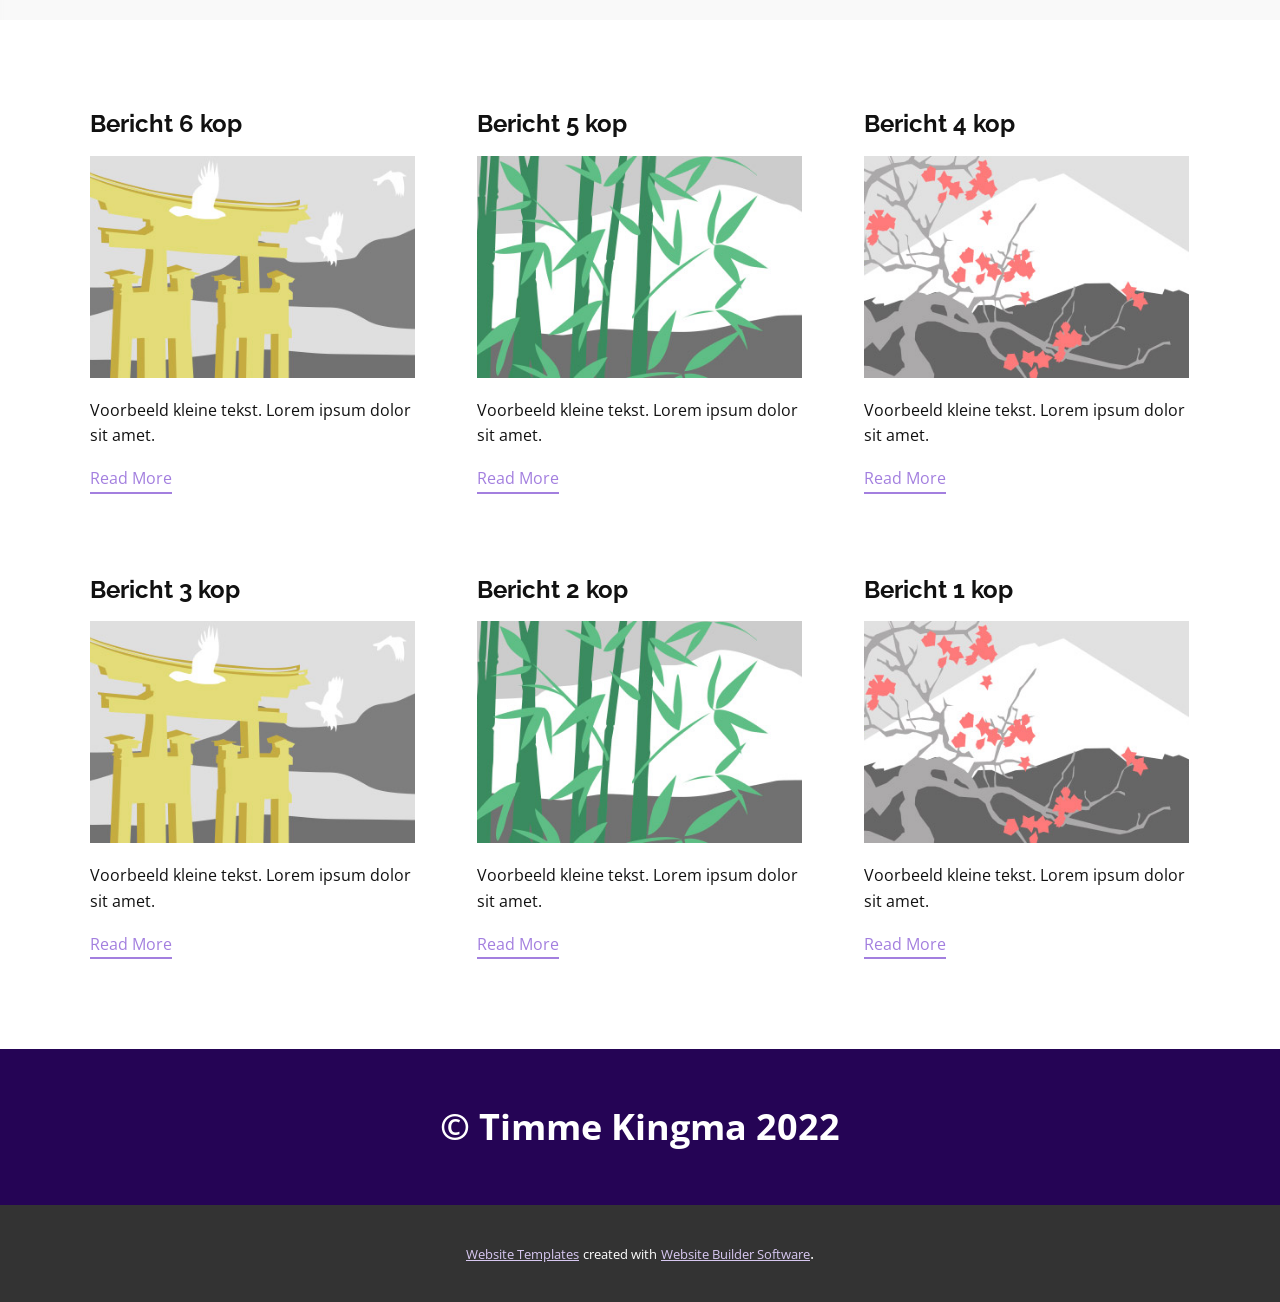
<file: blog/blog.html>
<!DOCTYPE html>
<html style="font-size: 16px;" lang="nl"><head>
    <meta name="viewport" content="width=device-width, initial-scale=1.0">
    <meta charset="utf-8">
    <meta name="keywords" content="">
    <meta name="description" content="">
    <title>Blog Template</title>
    <link rel="stylesheet" href="../nicepage.css" media="screen">
<link rel="stylesheet" href="../Blog-Template.css" media="screen">
    <script class="u-script" type="text/javascript" src="../jquery.js" defer=""></script>
    <script class="u-script" type="text/javascript" src="../nicepage.js" defer=""></script>
    <meta name="generator" content="Nicepage 5.6.2, nicepage.com">
    <link id="u-theme-google-font" rel="stylesheet" href="https://fonts.googleapis.com/css?family=Raleway:100,100i,200,200i,300,300i,400,400i,500,500i,600,600i,700,700i,800,800i,900,900i|Open+Sans:300,300i,400,400i,500,500i,600,600i,700,700i,800,800i">
    
    
    <script type="application/ld+json">{
		"@context": "http://schema.org",
		"@type": "Organization",
		"name": "TimmeKingma"
}</script>
    <meta name="theme-color" content="#a37fdf">
  <meta data-intl-tel-input-cdn-path="intlTelInput/"></head>
  <body class="u-body u-xl-mode" data-lang="nl"><header class="u-clearfix u-container-align-center u-header u-image u-header" id="sec-d402" data-image-width="1980" data-image-height="1321"><div class="u-clearfix u-sheet u-sheet-1"></div></header>
    <section class="u-clearfix u-section-1" id="sec-b2df">
      <div class="u-clearfix u-sheet u-valign-middle u-sheet-1"><!--blog--><!--blog_options_json--><!--{"type":"Recent","source":"","tags":"","count":""}--><!--/blog_options_json-->
        <div class="u-blog u-expanded-width u-repeater u-repeater-1"><!--blog_post-->
          <div class="u-blog-post u-container-style u-repeater-item u-white u-repeater-item-1">
            <div class="u-container-layout u-similar-container u-valign-top u-container-layout-1"><!--blog_post_header-->
              <h4 class="u-blog-control u-text u-text-1">
                <a class="u-post-header-link" href="../blog/post-5.html">Bericht 6 kop</a>
              </h4><!--/blog_post_header--><!--blog_post_image-->
              <a class="u-post-header-link" href="../blog/post-5.html"><img alt="" class="u-blog-control u-expanded-width u-image u-image-default u-image-1" src="../images/8ad73f3c.jpeg"></a><!--/blog_post_image--><!--blog_post_content-->
              <div class="u-blog-control u-post-content u-text u-text-2 fr-view">Voorbeeld kleine tekst. Lorem ipsum dolor sit amet.</div><!--/blog_post_content--><!--blog_post_readmore-->
              <a href="../blog/post-5.html" class="u-blog-control u-border-2 u-border-palette-1-base u-btn u-btn-rectangle u-button-style u-none u-btn-1"><!--blog_post_readmore_content--><!--options_json--><!--{"content":"Read More","defaultValue":"Lees Meer"}--><!--/options_json-->Read More<!--/blog_post_readmore_content--></a><!--/blog_post_readmore-->
            </div>
          </div><div class="u-blog-post u-container-style u-repeater-item u-video-cover u-white">
            <div class="u-container-layout u-similar-container u-valign-top u-container-layout-2"><!--blog_post_header-->
              <h4 class="u-blog-control u-text u-text-3">
                <a class="u-post-header-link" href="../blog/post-4.html">Bericht 5 kop</a>
              </h4><!--/blog_post_header--><!--blog_post_image-->
              <a class="u-post-header-link" href="../blog/post-4.html"><img alt="" class="u-blog-control u-expanded-width u-image u-image-default u-image-2" src="../images/68f64b9d.jpeg"></a><!--/blog_post_image--><!--blog_post_content-->
              <div class="u-blog-control u-post-content u-text u-text-4 fr-view">Voorbeeld kleine tekst. Lorem ipsum dolor sit amet.</div><!--/blog_post_content--><!--blog_post_readmore-->
              <a href="../blog/post-4.html" class="u-blog-control u-border-2 u-border-palette-1-base u-btn u-btn-rectangle u-button-style u-none u-btn-2"><!--blog_post_readmore_content--><!--options_json--><!--{"content":"Read More","defaultValue":"Lees Meer"}--><!--/options_json-->Read More<!--/blog_post_readmore_content--></a><!--/blog_post_readmore-->
            </div>
          </div><div class="u-blog-post u-container-style u-repeater-item u-video-cover u-white">
            <div class="u-container-layout u-similar-container u-valign-top u-container-layout-3"><!--blog_post_header-->
              <h4 class="u-blog-control u-text u-text-5">
                <a class="u-post-header-link" href="../blog/post-3.html">Bericht 4 kop</a>
              </h4><!--/blog_post_header--><!--blog_post_image-->
              <a class="u-post-header-link" href="../blog/post-3.html"><img alt="" class="u-blog-control u-expanded-width u-image u-image-default u-image-3" src="../images/0fd3416c.jpeg"></a><!--/blog_post_image--><!--blog_post_content-->
              <div class="u-blog-control u-post-content u-text u-text-6 fr-view">Voorbeeld kleine tekst. Lorem ipsum dolor sit amet.</div><!--/blog_post_content--><!--blog_post_readmore-->
              <a href="../blog/post-3.html" class="u-blog-control u-border-2 u-border-palette-1-base u-btn u-btn-rectangle u-button-style u-none u-btn-3"><!--blog_post_readmore_content--><!--options_json--><!--{"content":"Read More","defaultValue":"Lees Meer"}--><!--/options_json-->Read More<!--/blog_post_readmore_content--></a><!--/blog_post_readmore-->
            </div>
          </div><div class="u-blog-post u-container-style u-repeater-item u-white u-repeater-item-1">
            <div class="u-container-layout u-similar-container u-valign-top u-container-layout-1"><!--blog_post_header-->
              <h4 class="u-blog-control u-text u-text-1">
                <a class="u-post-header-link" href="../blog/post-2.html">Bericht 3 kop</a>
              </h4><!--/blog_post_header--><!--blog_post_image-->
              <a class="u-post-header-link" href="../blog/post-2.html"><img alt="" class="u-blog-control u-expanded-width u-image u-image-default u-image-1" src="../images/8ad73f3c.jpeg"></a><!--/blog_post_image--><!--blog_post_content-->
              <div class="u-blog-control u-post-content u-text u-text-2 fr-view">Voorbeeld kleine tekst. Lorem ipsum dolor sit amet.</div><!--/blog_post_content--><!--blog_post_readmore-->
              <a href="../blog/post-2.html" class="u-blog-control u-border-2 u-border-palette-1-base u-btn u-btn-rectangle u-button-style u-none u-btn-1"><!--blog_post_readmore_content--><!--options_json--><!--{"content":"Read More","defaultValue":"Lees Meer"}--><!--/options_json-->Read More<!--/blog_post_readmore_content--></a><!--/blog_post_readmore-->
            </div>
          </div><div class="u-blog-post u-container-style u-repeater-item u-video-cover u-white">
            <div class="u-container-layout u-similar-container u-valign-top u-container-layout-2"><!--blog_post_header-->
              <h4 class="u-blog-control u-text u-text-3">
                <a class="u-post-header-link" href="../blog/post-1.html">Bericht 2 kop</a>
              </h4><!--/blog_post_header--><!--blog_post_image-->
              <a class="u-post-header-link" href="../blog/post-1.html"><img alt="" class="u-blog-control u-expanded-width u-image u-image-default u-image-2" src="../images/68f64b9d.jpeg"></a><!--/blog_post_image--><!--blog_post_content-->
              <div class="u-blog-control u-post-content u-text u-text-4 fr-view">Voorbeeld kleine tekst. Lorem ipsum dolor sit amet.</div><!--/blog_post_content--><!--blog_post_readmore-->
              <a href="../blog/post-1.html" class="u-blog-control u-border-2 u-border-palette-1-base u-btn u-btn-rectangle u-button-style u-none u-btn-2"><!--blog_post_readmore_content--><!--options_json--><!--{"content":"Read More","defaultValue":"Lees Meer"}--><!--/options_json-->Read More<!--/blog_post_readmore_content--></a><!--/blog_post_readmore-->
            </div>
          </div><div class="u-blog-post u-container-style u-repeater-item u-video-cover u-white">
            <div class="u-container-layout u-similar-container u-valign-top u-container-layout-3"><!--blog_post_header-->
              <h4 class="u-blog-control u-text u-text-5">
                <a class="u-post-header-link" href="../blog/post.html">Bericht 1 kop</a>
              </h4><!--/blog_post_header--><!--blog_post_image-->
              <a class="u-post-header-link" href="../blog/post.html"><img alt="" class="u-blog-control u-expanded-width u-image u-image-default u-image-3" src="../images/0fd3416c.jpeg"></a><!--/blog_post_image--><!--blog_post_content-->
              <div class="u-blog-control u-post-content u-text u-text-6 fr-view">Voorbeeld kleine tekst. Lorem ipsum dolor sit amet.</div><!--/blog_post_content--><!--blog_post_readmore-->
              <a href="../blog/post.html" class="u-blog-control u-border-2 u-border-palette-1-base u-btn u-btn-rectangle u-button-style u-none u-btn-3"><!--blog_post_readmore_content--><!--options_json--><!--{"content":"Read More","defaultValue":"Lees Meer"}--><!--/options_json-->Read More<!--/blog_post_readmore_content--></a><!--/blog_post_readmore-->
            </div>
          </div><!--/blog_post--><!--blog_post-->
          <!--/blog_post--><!--blog_post-->
          <!--/blog_post-->
        </div><!--/blog-->
      </div>
    </section>
    
    
    <footer class="u-align-center u-clearfix u-footer u-palette-5-base u-footer" id="sec-6d3f"><div class="u-clearfix u-sheet u-valign-middle u-sheet-1">
        <p class="u-small-text u-text u-text-variant u-text-1" data-lang-en="Sample text. Click to select the Text Element."> © Timme Kingma 2022</p>
      </div></footer>
    <section class="u-backlink u-clearfix u-grey-80">
      <a class="u-link" href="https://nicepage.com/website-templates" target="_blank">
        <span>Website Templates</span>
      </a>
      <p class="u-text">
        <span>created with</span>
      </p>
      <a class="u-link" href="" target="_blank">
        <span>Website Builder Software</span>
      </a>. 
    </section>
  
</body></html>
</file>
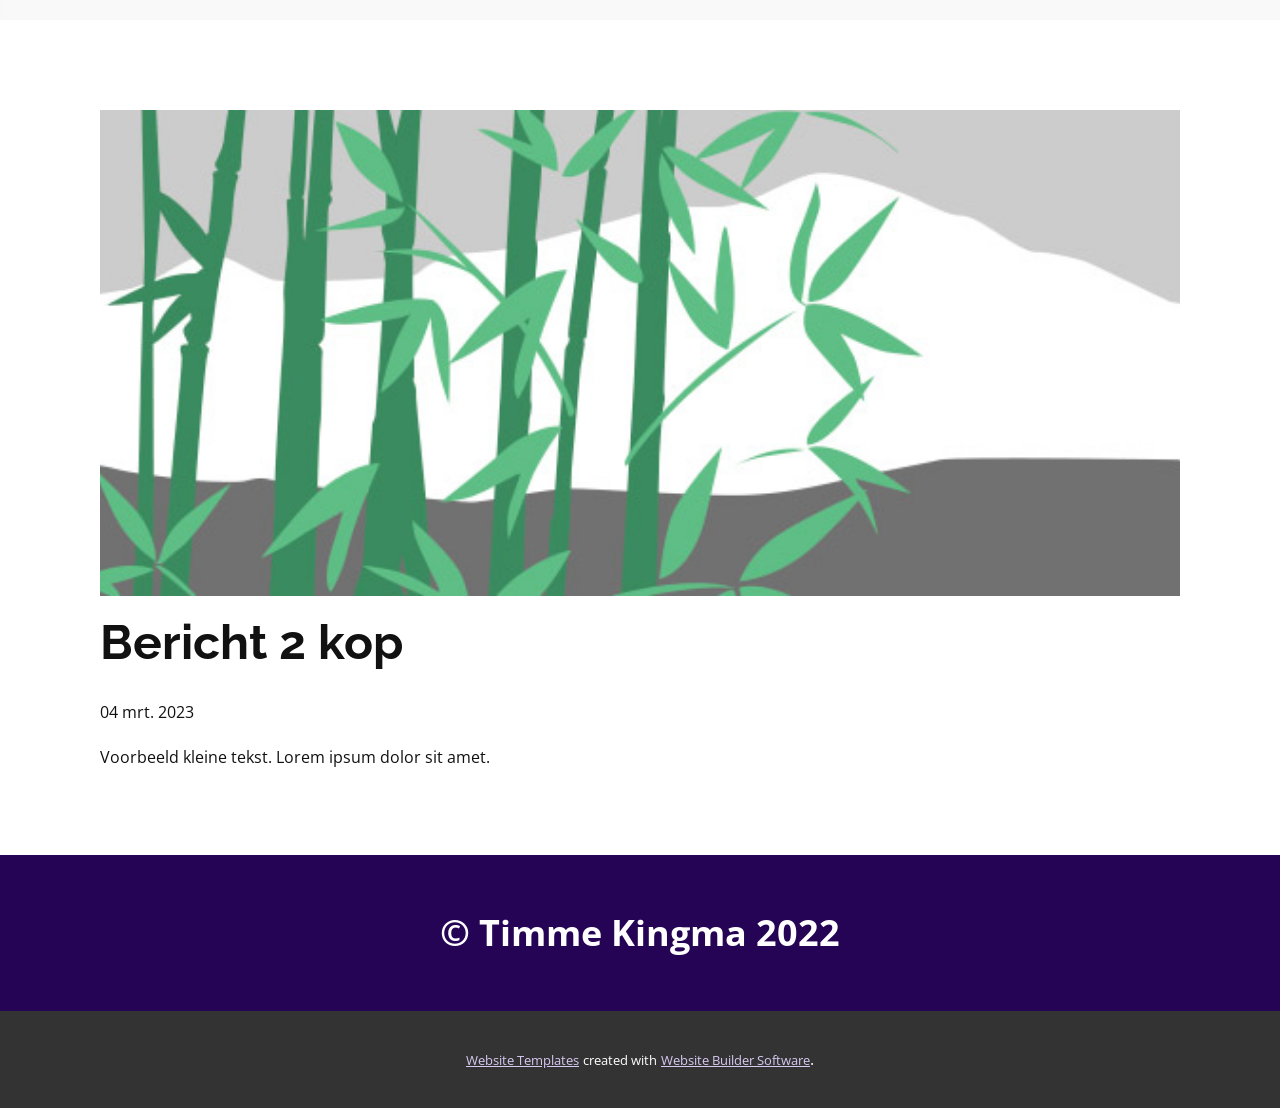
<file: blog/post-1.html>
<!DOCTYPE html>
<html style="font-size: 16px;" lang="nl"><head>
    <meta name="viewport" content="width=device-width, initial-scale=1.0">
    <meta charset="utf-8">
    <meta name="keywords" content="Bericht 1 kop">
    <meta name="description" content="">
    <title>Bericht 2 kop</title>
    <link rel="stylesheet" href="../nicepage.css" media="screen">
<link rel="stylesheet" href="../Post-Template.css" media="screen">
    <script class="u-script" type="text/javascript" src="../jquery.js" defer=""></script>
    <script class="u-script" type="text/javascript" src="../nicepage.js" defer=""></script>
    <meta name="generator" content="Nicepage 5.6.2, nicepage.com">
    <link id="u-theme-google-font" rel="stylesheet" href="https://fonts.googleapis.com/css?family=Raleway:100,100i,200,200i,300,300i,400,400i,500,500i,600,600i,700,700i,800,800i,900,900i|Open+Sans:300,300i,400,400i,500,500i,600,600i,700,700i,800,800i">
    
    
    <script type="application/ld+json">{
		"@context": "http://schema.org",
		"@type": "Organization",
		"name": "TimmeKingma"
}</script>
    <meta name="theme-color" content="#a37fdf">
  <meta data-intl-tel-input-cdn-path="intlTelInput/"></head>
  <body class="u-body u-xl-mode" data-lang="nl"><header class="u-clearfix u-container-align-center u-header u-image u-header" id="sec-d402" data-image-width="1980" data-image-height="1321"><div class="u-clearfix u-sheet u-sheet-1"></div></header>
    <section class="u-align-center u-clearfix u-section-1" id="sec-c424">
      <div class="u-clearfix u-sheet u-valign-middle-md u-valign-middle-sm u-valign-middle-xs u-sheet-1"><!--post_details--><!--post_details_options_json--><!--{"source":""}--><!--/post_details_options_json--><!--blog_post-->
        <div class="u-container-style u-expanded-width u-post-details u-post-details-1">
          <div class="u-container-layout u-valign-middle u-container-layout-1"><!--blog_post_image-->
            <img alt="" class="u-blog-control u-expanded-width u-image u-image-default u-image-1" src="../images/68f64b9d.jpeg"><!--/blog_post_image--><!--blog_post_header-->
            <h2 class="u-blog-control u-text u-text-1">Bericht 2 kop</h2><!--/blog_post_header--><!--blog_post_metadata-->
            <div class="u-blog-control u-metadata u-metadata-1"><!--blog_post_metadata_date-->
              <span class="u-meta-date u-meta-icon">04 mrt. 2023</span><!--/blog_post_metadata_date--><!--blog_post_metadata_category-->
              <!--/blog_post_metadata_category--><!--blog_post_metadata_comments-->
              <!--/blog_post_metadata_comments-->
            </div><!--/blog_post_metadata--><!--blog_post_content-->
            <div class="u-align-justify u-blog-control u-post-content u-text u-text-2 fr-view">
  Voorbeeld kleine tekst. Lorem ipsum dolor sit amet.
  </div><!--/blog_post_content-->
          </div>
        </div><!--/blog_post--><!--/post_details-->
      </div>
    </section>
    
    
    <footer class="u-align-center u-clearfix u-footer u-palette-5-base u-footer" id="sec-6d3f"><div class="u-clearfix u-sheet u-valign-middle u-sheet-1">
        <p class="u-small-text u-text u-text-variant u-text-1" data-lang-en="Sample text. Click to select the Text Element."> © Timme Kingma 2022</p>
      </div></footer>
    <section class="u-backlink u-clearfix u-grey-80">
      <a class="u-link" href="https://nicepage.com/website-templates" target="_blank">
        <span>Website Templates</span>
      </a>
      <p class="u-text">
        <span>created with</span>
      </p>
      <a class="u-link" href="" target="_blank">
        <span>Website Builder Software</span>
      </a>. 
    </section>
  
</body></html>
</file>
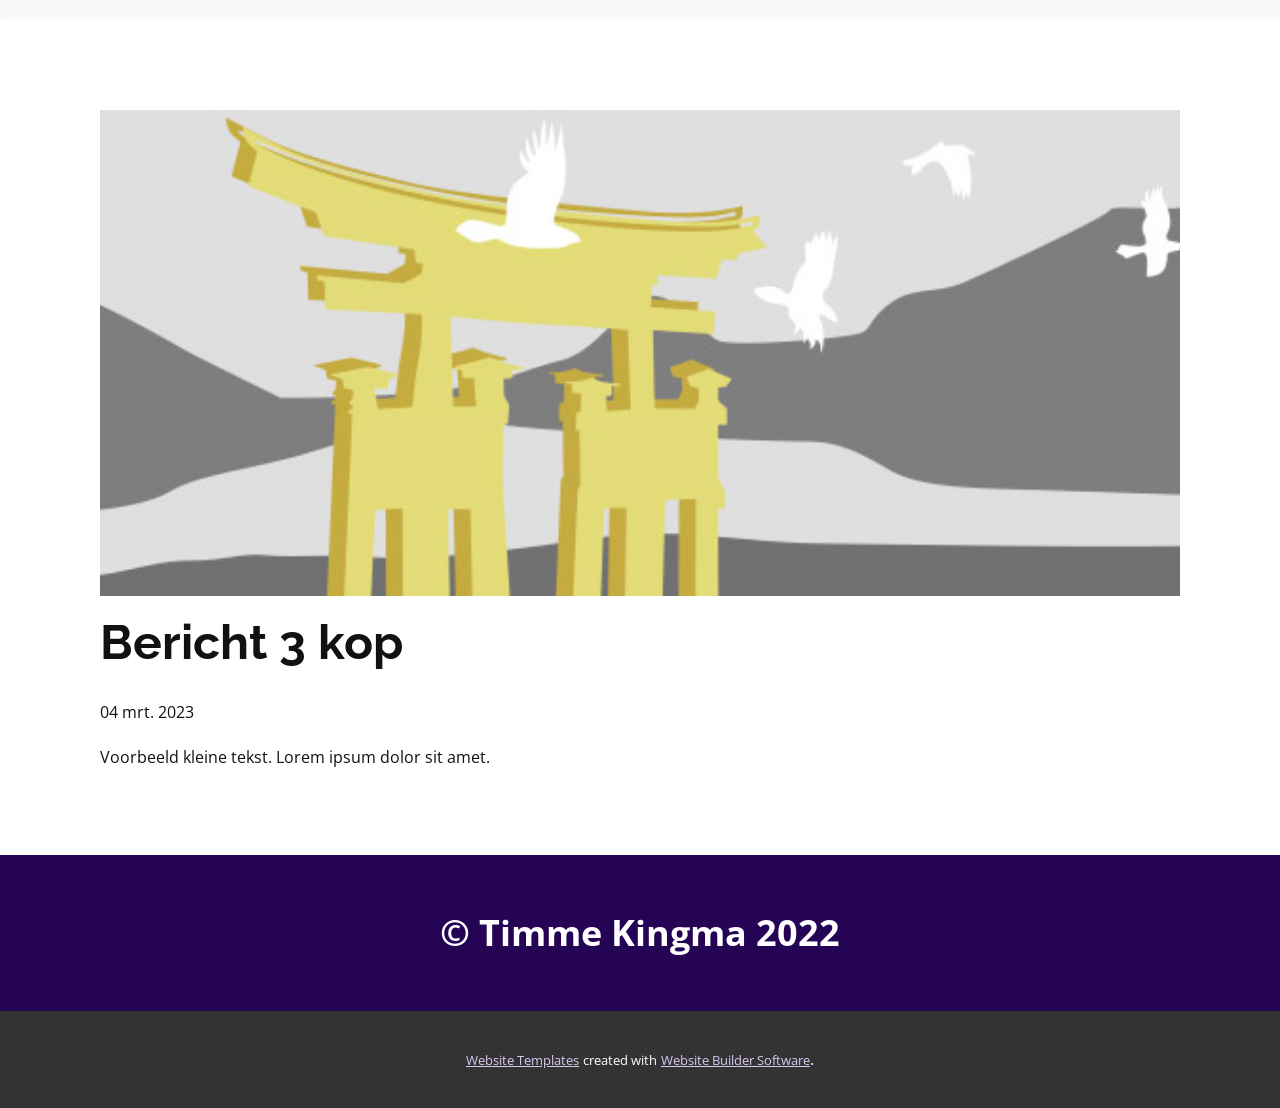
<file: blog/post-2.html>
<!DOCTYPE html>
<html style="font-size: 16px;" lang="nl"><head>
    <meta name="viewport" content="width=device-width, initial-scale=1.0">
    <meta charset="utf-8">
    <meta name="keywords" content="Bericht 1 kop">
    <meta name="description" content="">
    <title>Bericht 3 kop</title>
    <link rel="stylesheet" href="../nicepage.css" media="screen">
<link rel="stylesheet" href="../Post-Template.css" media="screen">
    <script class="u-script" type="text/javascript" src="../jquery.js" defer=""></script>
    <script class="u-script" type="text/javascript" src="../nicepage.js" defer=""></script>
    <meta name="generator" content="Nicepage 5.6.2, nicepage.com">
    <link id="u-theme-google-font" rel="stylesheet" href="https://fonts.googleapis.com/css?family=Raleway:100,100i,200,200i,300,300i,400,400i,500,500i,600,600i,700,700i,800,800i,900,900i|Open+Sans:300,300i,400,400i,500,500i,600,600i,700,700i,800,800i">
    
    
    <script type="application/ld+json">{
		"@context": "http://schema.org",
		"@type": "Organization",
		"name": "TimmeKingma"
}</script>
    <meta name="theme-color" content="#a37fdf">
  <meta data-intl-tel-input-cdn-path="intlTelInput/"></head>
  <body class="u-body u-xl-mode" data-lang="nl"><header class="u-clearfix u-container-align-center u-header u-image u-header" id="sec-d402" data-image-width="1980" data-image-height="1321"><div class="u-clearfix u-sheet u-sheet-1"></div></header>
    <section class="u-align-center u-clearfix u-section-1" id="sec-c424">
      <div class="u-clearfix u-sheet u-valign-middle-md u-valign-middle-sm u-valign-middle-xs u-sheet-1"><!--post_details--><!--post_details_options_json--><!--{"source":""}--><!--/post_details_options_json--><!--blog_post-->
        <div class="u-container-style u-expanded-width u-post-details u-post-details-1">
          <div class="u-container-layout u-valign-middle u-container-layout-1"><!--blog_post_image-->
            <img alt="" class="u-blog-control u-expanded-width u-image u-image-default u-image-1" src="../images/8ad73f3c.jpeg"><!--/blog_post_image--><!--blog_post_header-->
            <h2 class="u-blog-control u-text u-text-1">Bericht 3 kop</h2><!--/blog_post_header--><!--blog_post_metadata-->
            <div class="u-blog-control u-metadata u-metadata-1"><!--blog_post_metadata_date-->
              <span class="u-meta-date u-meta-icon">04 mrt. 2023</span><!--/blog_post_metadata_date--><!--blog_post_metadata_category-->
              <!--/blog_post_metadata_category--><!--blog_post_metadata_comments-->
              <!--/blog_post_metadata_comments-->
            </div><!--/blog_post_metadata--><!--blog_post_content-->
            <div class="u-align-justify u-blog-control u-post-content u-text u-text-2 fr-view">
  Voorbeeld kleine tekst. Lorem ipsum dolor sit amet.
  </div><!--/blog_post_content-->
          </div>
        </div><!--/blog_post--><!--/post_details-->
      </div>
    </section>
    
    
    <footer class="u-align-center u-clearfix u-footer u-palette-5-base u-footer" id="sec-6d3f"><div class="u-clearfix u-sheet u-valign-middle u-sheet-1">
        <p class="u-small-text u-text u-text-variant u-text-1" data-lang-en="Sample text. Click to select the Text Element."> © Timme Kingma 2022</p>
      </div></footer>
    <section class="u-backlink u-clearfix u-grey-80">
      <a class="u-link" href="https://nicepage.com/website-templates" target="_blank">
        <span>Website Templates</span>
      </a>
      <p class="u-text">
        <span>created with</span>
      </p>
      <a class="u-link" href="" target="_blank">
        <span>Website Builder Software</span>
      </a>. 
    </section>
  
</body></html>
</file>
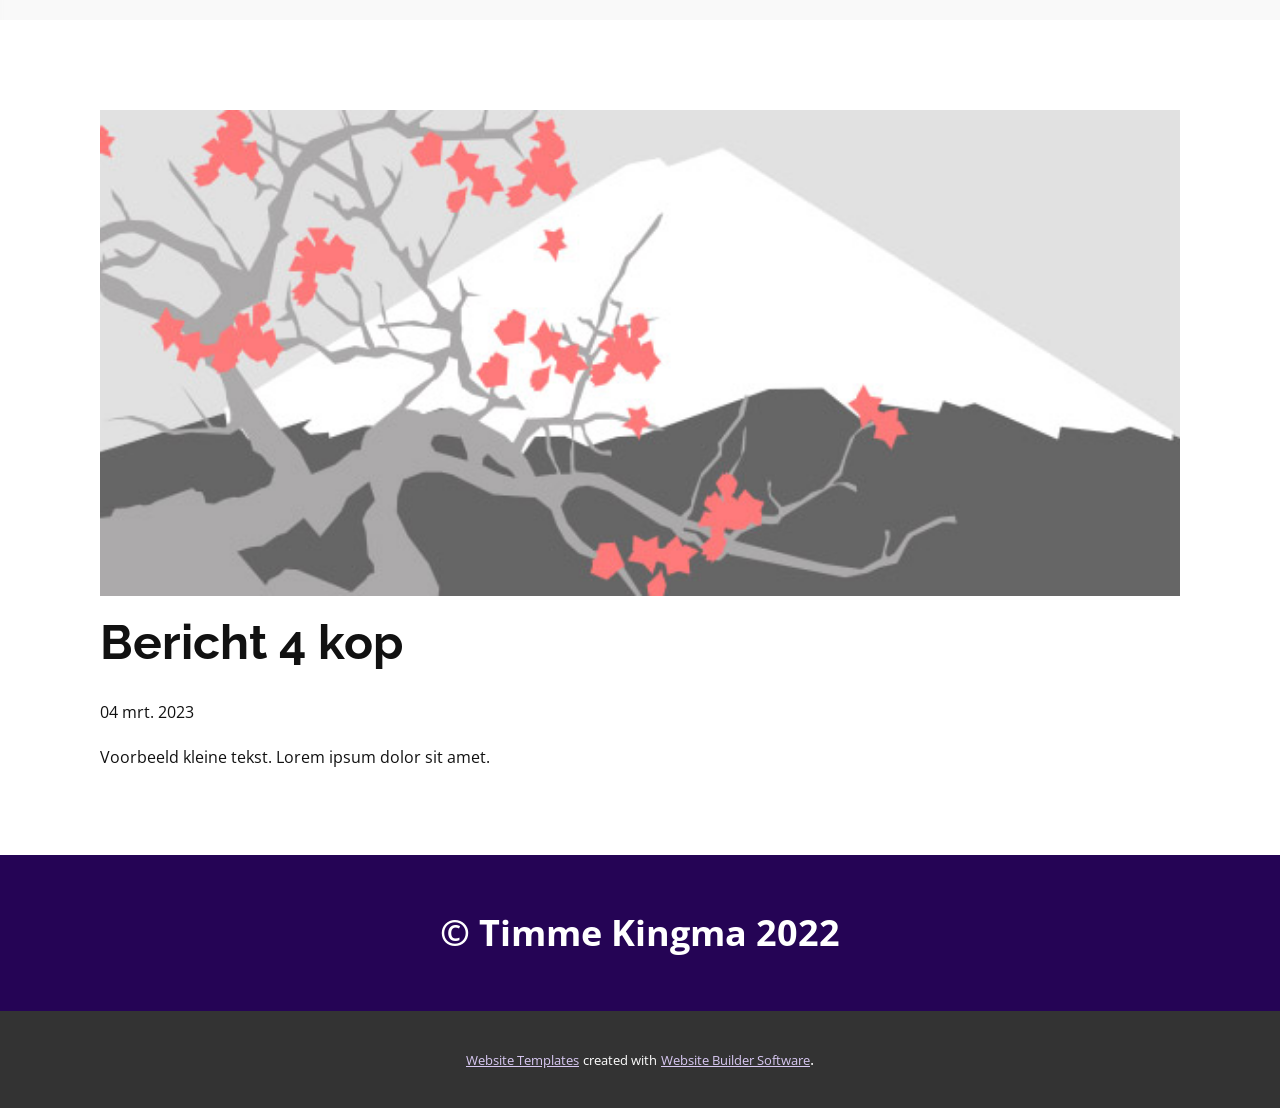
<file: blog/post-3.html>
<!DOCTYPE html>
<html style="font-size: 16px;" lang="nl"><head>
    <meta name="viewport" content="width=device-width, initial-scale=1.0">
    <meta charset="utf-8">
    <meta name="keywords" content="Bericht 1 kop">
    <meta name="description" content="">
    <title>Bericht 4 kop</title>
    <link rel="stylesheet" href="../nicepage.css" media="screen">
<link rel="stylesheet" href="../Post-Template.css" media="screen">
    <script class="u-script" type="text/javascript" src="../jquery.js" defer=""></script>
    <script class="u-script" type="text/javascript" src="../nicepage.js" defer=""></script>
    <meta name="generator" content="Nicepage 5.6.2, nicepage.com">
    <link id="u-theme-google-font" rel="stylesheet" href="https://fonts.googleapis.com/css?family=Raleway:100,100i,200,200i,300,300i,400,400i,500,500i,600,600i,700,700i,800,800i,900,900i|Open+Sans:300,300i,400,400i,500,500i,600,600i,700,700i,800,800i">
    
    
    <script type="application/ld+json">{
		"@context": "http://schema.org",
		"@type": "Organization",
		"name": "TimmeKingma"
}</script>
    <meta name="theme-color" content="#a37fdf">
  <meta data-intl-tel-input-cdn-path="intlTelInput/"></head>
  <body class="u-body u-xl-mode" data-lang="nl"><header class="u-clearfix u-container-align-center u-header u-image u-header" id="sec-d402" data-image-width="1980" data-image-height="1321"><div class="u-clearfix u-sheet u-sheet-1"></div></header>
    <section class="u-align-center u-clearfix u-section-1" id="sec-c424">
      <div class="u-clearfix u-sheet u-valign-middle-md u-valign-middle-sm u-valign-middle-xs u-sheet-1"><!--post_details--><!--post_details_options_json--><!--{"source":""}--><!--/post_details_options_json--><!--blog_post-->
        <div class="u-container-style u-expanded-width u-post-details u-post-details-1">
          <div class="u-container-layout u-valign-middle u-container-layout-1"><!--blog_post_image-->
            <img alt="" class="u-blog-control u-expanded-width u-image u-image-default u-image-1" src="../images/0fd3416c.jpeg"><!--/blog_post_image--><!--blog_post_header-->
            <h2 class="u-blog-control u-text u-text-1">Bericht 4 kop</h2><!--/blog_post_header--><!--blog_post_metadata-->
            <div class="u-blog-control u-metadata u-metadata-1"><!--blog_post_metadata_date-->
              <span class="u-meta-date u-meta-icon">04 mrt. 2023</span><!--/blog_post_metadata_date--><!--blog_post_metadata_category-->
              <!--/blog_post_metadata_category--><!--blog_post_metadata_comments-->
              <!--/blog_post_metadata_comments-->
            </div><!--/blog_post_metadata--><!--blog_post_content-->
            <div class="u-align-justify u-blog-control u-post-content u-text u-text-2 fr-view">
  Voorbeeld kleine tekst. Lorem ipsum dolor sit amet.
  </div><!--/blog_post_content-->
          </div>
        </div><!--/blog_post--><!--/post_details-->
      </div>
    </section>
    
    
    <footer class="u-align-center u-clearfix u-footer u-palette-5-base u-footer" id="sec-6d3f"><div class="u-clearfix u-sheet u-valign-middle u-sheet-1">
        <p class="u-small-text u-text u-text-variant u-text-1" data-lang-en="Sample text. Click to select the Text Element."> © Timme Kingma 2022</p>
      </div></footer>
    <section class="u-backlink u-clearfix u-grey-80">
      <a class="u-link" href="https://nicepage.com/website-templates" target="_blank">
        <span>Website Templates</span>
      </a>
      <p class="u-text">
        <span>created with</span>
      </p>
      <a class="u-link" href="" target="_blank">
        <span>Website Builder Software</span>
      </a>. 
    </section>
  
</body></html>
</file>
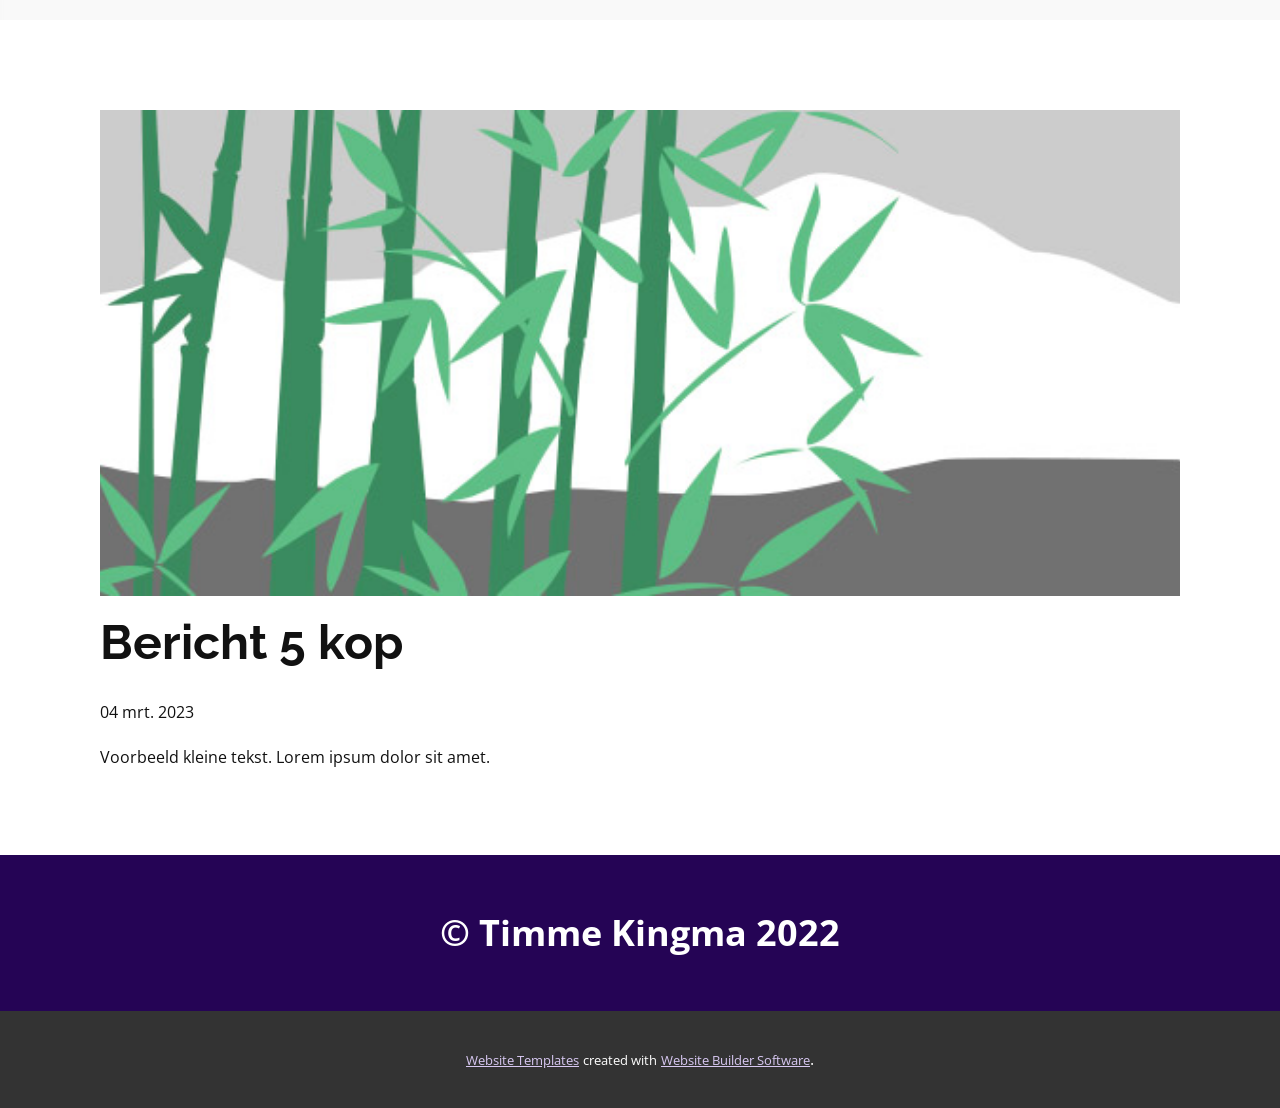
<file: blog/post-4.html>
<!DOCTYPE html>
<html style="font-size: 16px;" lang="nl"><head>
    <meta name="viewport" content="width=device-width, initial-scale=1.0">
    <meta charset="utf-8">
    <meta name="keywords" content="Bericht 1 kop">
    <meta name="description" content="">
    <title>Bericht 5 kop</title>
    <link rel="stylesheet" href="../nicepage.css" media="screen">
<link rel="stylesheet" href="../Post-Template.css" media="screen">
    <script class="u-script" type="text/javascript" src="../jquery.js" defer=""></script>
    <script class="u-script" type="text/javascript" src="../nicepage.js" defer=""></script>
    <meta name="generator" content="Nicepage 5.6.2, nicepage.com">
    <link id="u-theme-google-font" rel="stylesheet" href="https://fonts.googleapis.com/css?family=Raleway:100,100i,200,200i,300,300i,400,400i,500,500i,600,600i,700,700i,800,800i,900,900i|Open+Sans:300,300i,400,400i,500,500i,600,600i,700,700i,800,800i">
    
    
    <script type="application/ld+json">{
		"@context": "http://schema.org",
		"@type": "Organization",
		"name": "TimmeKingma"
}</script>
    <meta name="theme-color" content="#a37fdf">
  <meta data-intl-tel-input-cdn-path="intlTelInput/"></head>
  <body class="u-body u-xl-mode" data-lang="nl"><header class="u-clearfix u-container-align-center u-header u-image u-header" id="sec-d402" data-image-width="1980" data-image-height="1321"><div class="u-clearfix u-sheet u-sheet-1"></div></header>
    <section class="u-align-center u-clearfix u-section-1" id="sec-c424">
      <div class="u-clearfix u-sheet u-valign-middle-md u-valign-middle-sm u-valign-middle-xs u-sheet-1"><!--post_details--><!--post_details_options_json--><!--{"source":""}--><!--/post_details_options_json--><!--blog_post-->
        <div class="u-container-style u-expanded-width u-post-details u-post-details-1">
          <div class="u-container-layout u-valign-middle u-container-layout-1"><!--blog_post_image-->
            <img alt="" class="u-blog-control u-expanded-width u-image u-image-default u-image-1" src="../images/68f64b9d.jpeg"><!--/blog_post_image--><!--blog_post_header-->
            <h2 class="u-blog-control u-text u-text-1">Bericht 5 kop</h2><!--/blog_post_header--><!--blog_post_metadata-->
            <div class="u-blog-control u-metadata u-metadata-1"><!--blog_post_metadata_date-->
              <span class="u-meta-date u-meta-icon">04 mrt. 2023</span><!--/blog_post_metadata_date--><!--blog_post_metadata_category-->
              <!--/blog_post_metadata_category--><!--blog_post_metadata_comments-->
              <!--/blog_post_metadata_comments-->
            </div><!--/blog_post_metadata--><!--blog_post_content-->
            <div class="u-align-justify u-blog-control u-post-content u-text u-text-2 fr-view">
  Voorbeeld kleine tekst. Lorem ipsum dolor sit amet.
  </div><!--/blog_post_content-->
          </div>
        </div><!--/blog_post--><!--/post_details-->
      </div>
    </section>
    
    
    <footer class="u-align-center u-clearfix u-footer u-palette-5-base u-footer" id="sec-6d3f"><div class="u-clearfix u-sheet u-valign-middle u-sheet-1">
        <p class="u-small-text u-text u-text-variant u-text-1" data-lang-en="Sample text. Click to select the Text Element."> © Timme Kingma 2022</p>
      </div></footer>
    <section class="u-backlink u-clearfix u-grey-80">
      <a class="u-link" href="https://nicepage.com/website-templates" target="_blank">
        <span>Website Templates</span>
      </a>
      <p class="u-text">
        <span>created with</span>
      </p>
      <a class="u-link" href="" target="_blank">
        <span>Website Builder Software</span>
      </a>. 
    </section>
  
</body></html>
</file>
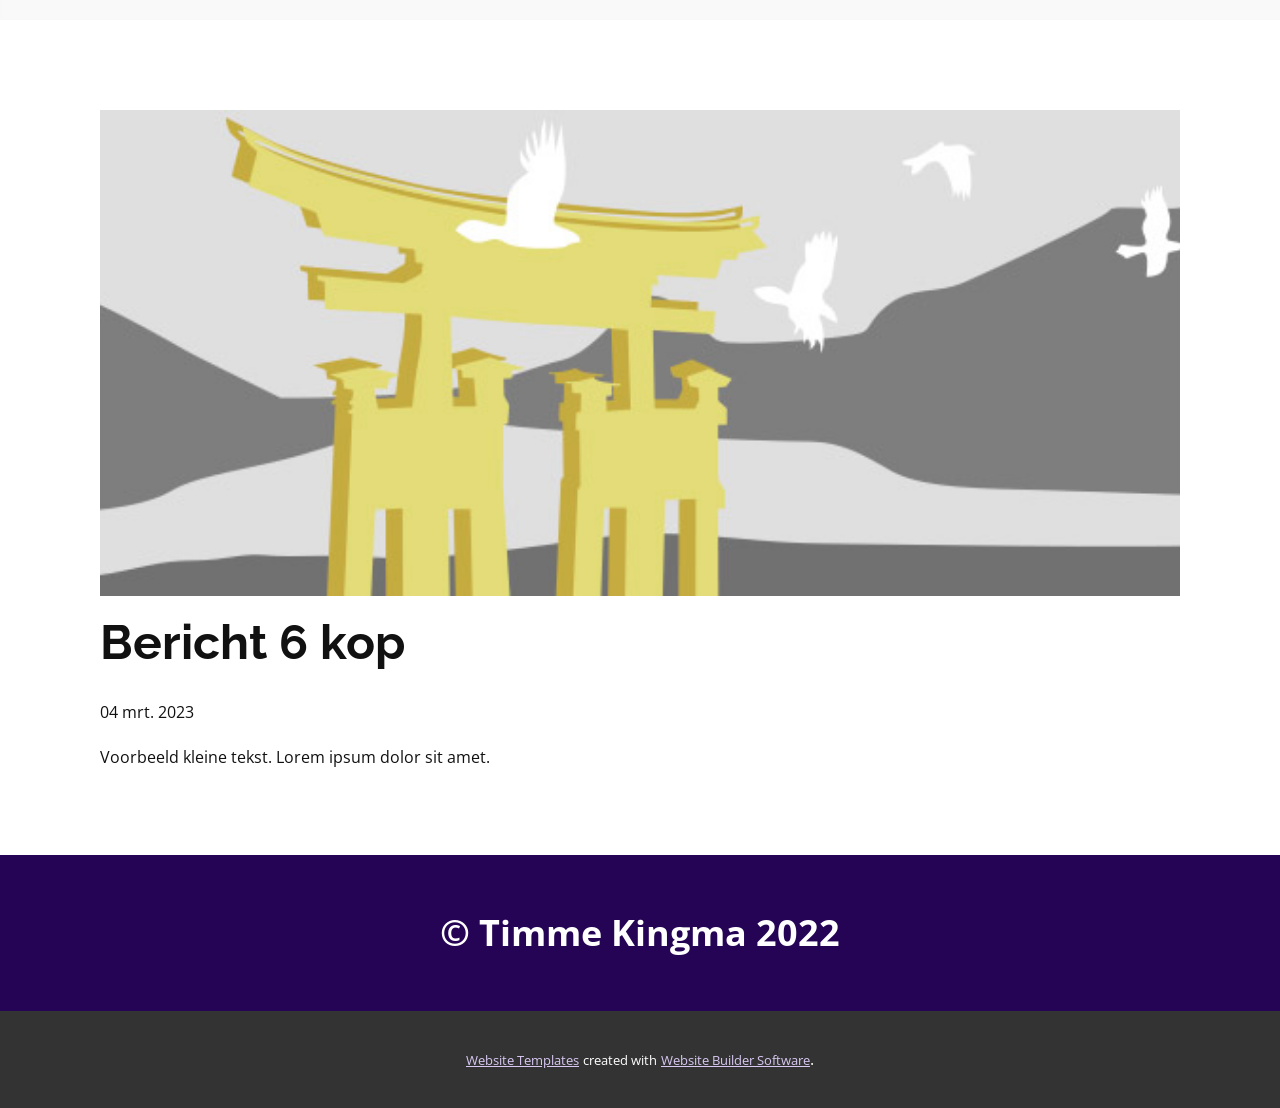
<file: blog/post-5.html>
<!DOCTYPE html>
<html style="font-size: 16px;" lang="nl"><head>
    <meta name="viewport" content="width=device-width, initial-scale=1.0">
    <meta charset="utf-8">
    <meta name="keywords" content="Bericht 1 kop">
    <meta name="description" content="">
    <title>Bericht 6 kop</title>
    <link rel="stylesheet" href="../nicepage.css" media="screen">
<link rel="stylesheet" href="../Post-Template.css" media="screen">
    <script class="u-script" type="text/javascript" src="../jquery.js" defer=""></script>
    <script class="u-script" type="text/javascript" src="../nicepage.js" defer=""></script>
    <meta name="generator" content="Nicepage 5.6.2, nicepage.com">
    <link id="u-theme-google-font" rel="stylesheet" href="https://fonts.googleapis.com/css?family=Raleway:100,100i,200,200i,300,300i,400,400i,500,500i,600,600i,700,700i,800,800i,900,900i|Open+Sans:300,300i,400,400i,500,500i,600,600i,700,700i,800,800i">
    
    
    <script type="application/ld+json">{
		"@context": "http://schema.org",
		"@type": "Organization",
		"name": "TimmeKingma"
}</script>
    <meta name="theme-color" content="#a37fdf">
  <meta data-intl-tel-input-cdn-path="intlTelInput/"></head>
  <body class="u-body u-xl-mode" data-lang="nl"><header class="u-clearfix u-container-align-center u-header u-image u-header" id="sec-d402" data-image-width="1980" data-image-height="1321"><div class="u-clearfix u-sheet u-sheet-1"></div></header>
    <section class="u-align-center u-clearfix u-section-1" id="sec-c424">
      <div class="u-clearfix u-sheet u-valign-middle-md u-valign-middle-sm u-valign-middle-xs u-sheet-1"><!--post_details--><!--post_details_options_json--><!--{"source":""}--><!--/post_details_options_json--><!--blog_post-->
        <div class="u-container-style u-expanded-width u-post-details u-post-details-1">
          <div class="u-container-layout u-valign-middle u-container-layout-1"><!--blog_post_image-->
            <img alt="" class="u-blog-control u-expanded-width u-image u-image-default u-image-1" src="../images/8ad73f3c.jpeg"><!--/blog_post_image--><!--blog_post_header-->
            <h2 class="u-blog-control u-text u-text-1">Bericht 6 kop</h2><!--/blog_post_header--><!--blog_post_metadata-->
            <div class="u-blog-control u-metadata u-metadata-1"><!--blog_post_metadata_date-->
              <span class="u-meta-date u-meta-icon">04 mrt. 2023</span><!--/blog_post_metadata_date--><!--blog_post_metadata_category-->
              <!--/blog_post_metadata_category--><!--blog_post_metadata_comments-->
              <!--/blog_post_metadata_comments-->
            </div><!--/blog_post_metadata--><!--blog_post_content-->
            <div class="u-align-justify u-blog-control u-post-content u-text u-text-2 fr-view">
  Voorbeeld kleine tekst. Lorem ipsum dolor sit amet.
  </div><!--/blog_post_content-->
          </div>
        </div><!--/blog_post--><!--/post_details-->
      </div>
    </section>
    
    
    <footer class="u-align-center u-clearfix u-footer u-palette-5-base u-footer" id="sec-6d3f"><div class="u-clearfix u-sheet u-valign-middle u-sheet-1">
        <p class="u-small-text u-text u-text-variant u-text-1" data-lang-en="Sample text. Click to select the Text Element."> © Timme Kingma 2022</p>
      </div></footer>
    <section class="u-backlink u-clearfix u-grey-80">
      <a class="u-link" href="https://nicepage.com/website-templates" target="_blank">
        <span>Website Templates</span>
      </a>
      <p class="u-text">
        <span>created with</span>
      </p>
      <a class="u-link" href="" target="_blank">
        <span>Website Builder Software</span>
      </a>. 
    </section>
  
</body></html>
</file>
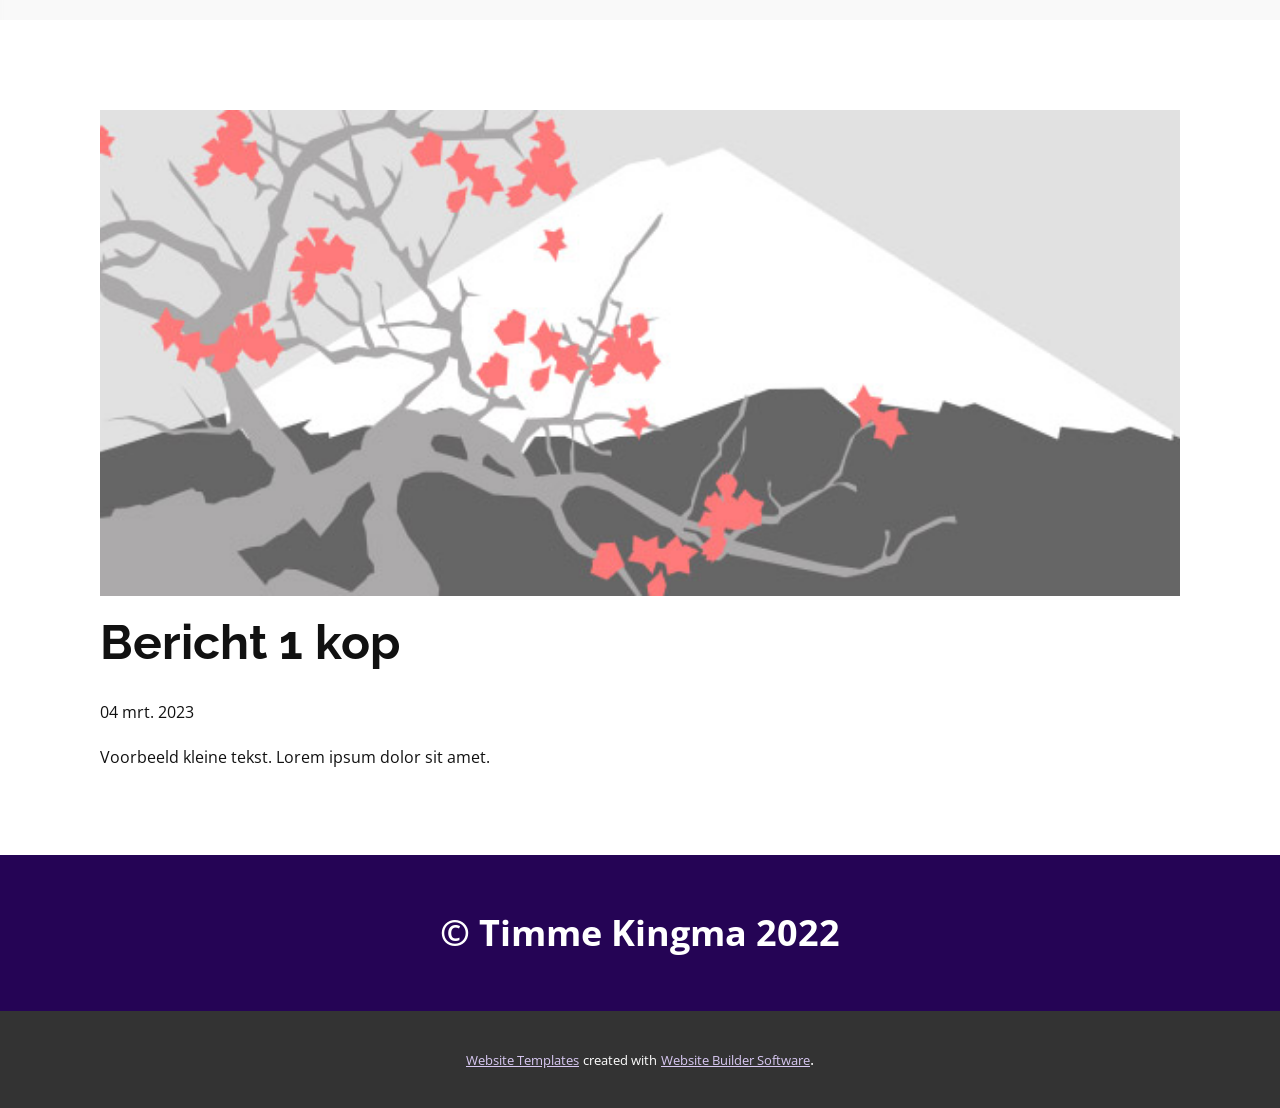
<file: blog/post.html>
<!DOCTYPE html>
<html style="font-size: 16px;" lang="nl"><head>
    <meta name="viewport" content="width=device-width, initial-scale=1.0">
    <meta charset="utf-8">
    <meta name="keywords" content="Bericht 1 kop">
    <meta name="description" content="">
    <title>Bericht 1 kop</title>
    <link rel="stylesheet" href="../nicepage.css" media="screen">
<link rel="stylesheet" href="../Post-Template.css" media="screen">
    <script class="u-script" type="text/javascript" src="../jquery.js" defer=""></script>
    <script class="u-script" type="text/javascript" src="../nicepage.js" defer=""></script>
    <meta name="generator" content="Nicepage 5.6.2, nicepage.com">
    <link id="u-theme-google-font" rel="stylesheet" href="https://fonts.googleapis.com/css?family=Raleway:100,100i,200,200i,300,300i,400,400i,500,500i,600,600i,700,700i,800,800i,900,900i|Open+Sans:300,300i,400,400i,500,500i,600,600i,700,700i,800,800i">
    
    
    <script type="application/ld+json">{
		"@context": "http://schema.org",
		"@type": "Organization",
		"name": "TimmeKingma"
}</script>
    <meta name="theme-color" content="#a37fdf">
  <meta data-intl-tel-input-cdn-path="intlTelInput/"></head>
  <body class="u-body u-xl-mode" data-lang="nl"><header class="u-clearfix u-container-align-center u-header u-image u-header" id="sec-d402" data-image-width="1980" data-image-height="1321"><div class="u-clearfix u-sheet u-sheet-1"></div></header>
    <section class="u-align-center u-clearfix u-section-1" id="sec-c424">
      <div class="u-clearfix u-sheet u-valign-middle-md u-valign-middle-sm u-valign-middle-xs u-sheet-1"><!--post_details--><!--post_details_options_json--><!--{"source":""}--><!--/post_details_options_json--><!--blog_post-->
        <div class="u-container-style u-expanded-width u-post-details u-post-details-1">
          <div class="u-container-layout u-valign-middle u-container-layout-1"><!--blog_post_image-->
            <img alt="" class="u-blog-control u-expanded-width u-image u-image-default u-image-1" src="../images/0fd3416c.jpeg"><!--/blog_post_image--><!--blog_post_header-->
            <h2 class="u-blog-control u-text u-text-1">Bericht 1 kop</h2><!--/blog_post_header--><!--blog_post_metadata-->
            <div class="u-blog-control u-metadata u-metadata-1"><!--blog_post_metadata_date-->
              <span class="u-meta-date u-meta-icon">04 mrt. 2023</span><!--/blog_post_metadata_date--><!--blog_post_metadata_category-->
              <!--/blog_post_metadata_category--><!--blog_post_metadata_comments-->
              <!--/blog_post_metadata_comments-->
            </div><!--/blog_post_metadata--><!--blog_post_content-->
            <div class="u-align-justify u-blog-control u-post-content u-text u-text-2 fr-view">
  Voorbeeld kleine tekst. Lorem ipsum dolor sit amet.
  </div><!--/blog_post_content-->
          </div>
        </div><!--/blog_post--><!--/post_details-->
      </div>
    </section>
    
    
    <footer class="u-align-center u-clearfix u-footer u-palette-5-base u-footer" id="sec-6d3f"><div class="u-clearfix u-sheet u-valign-middle u-sheet-1">
        <p class="u-small-text u-text u-text-variant u-text-1" data-lang-en="Sample text. Click to select the Text Element."> © Timme Kingma 2022</p>
      </div></footer>
    <section class="u-backlink u-clearfix u-grey-80">
      <a class="u-link" href="https://nicepage.com/website-templates" target="_blank">
        <span>Website Templates</span>
      </a>
      <p class="u-text">
        <span>created with</span>
      </p>
      <a class="u-link" href="" target="_blank">
        <span>Website Builder Software</span>
      </a>. 
    </section>
  
</body></html>
</file>
<file: Home.css>
.u-section-1 {
  background-image: url("images/dff.jpg");
  background-position: 50% 50%;
}

.u-section-1 .u-sheet-1 {
  min-height: 206px;
}

.u-section-1 .u-text-1 {
  font-size: 3.75rem;
  width: 620px;
  margin: 1px auto 0;
}

.u-section-1 .u-text-2 {
  font-weight: 400;
  font-size: 1.5rem;
  margin: 12px -13px 0;
}

.u-section-1 .u-text-3 {
  font-size: 1.5rem;
  font-weight: 400;
  margin: 59px -13px 12px;
}

@media (max-width: 1199px) {
  .u-section-1 .u-sheet-1 {
    min-height: 205px;
  }

  .u-section-1 .u-text-2 {
    margin-right: 0;
    margin-left: 0;
  }

  .u-section-1 .u-text-3 {
    margin-right: 0;
    margin-left: 0;
  }
}

@media (max-width: 767px) {
  .u-section-1 .u-text-1 {
    width: 540px;
  }
}

@media (max-width: 575px) {
  .u-section-1 .u-sheet-1 {
    min-height: 248px;
  }

  .u-section-1 .u-text-1 {
    font-size: 3rem;
    width: auto;
    margin-right: 0;
    margin-left: -13px;
  }
} .u-section-2 {
  background-image: none;
  min-height: 981px;
}

.u-section-2 .u-text-1 {
  margin: 60px auto 0;
}

.u-section-2 .u-text-2 {
  font-size: 1.125rem;
  margin: 20px 136px 0;
}

.u-section-2 .u-shape-1 {
  height: 219px;
  margin-top: 208px;
  margin-bottom: 0;
}

.u-section-2 .u-list-1 {
  grid-template-rows: auto;
  width: 1140px;
  margin: -387px auto 60px;
}

.u-section-2 .u-repeater-1 {
  grid-template-columns: calc(33.3333% - 30px) calc(33.3333% - 30px) calc(33.3333% - 30px);
  min-height: 586px;
  grid-gap: 45px 45px;
}

.u-section-2 .u-list-item-1 {
  box-shadow: 5px 5px 20px 0 rgba(0,0,0,0.15);
  background-image: none;
}

.u-section-2 .u-container-layout-1 {
  padding: 30px 0;
}

.u-section-2 .u-image-1 {
  height: 94px;
  width: 85px;
  margin: 0 auto;
}

.u-section-2 .u-text-3 {
  font-size: 1.25rem;
  margin: 20px 10px 0;
}

.u-section-2 .u-text-4 {
  margin: 20px 10px 0;
}

.u-section-2 .u-list-item-2 {
  box-shadow: 5px 5px 20px 0 rgba(0,0,0,0.15);
  background-image: none;
}

.u-section-2 .u-container-layout-2 {
  padding: 30px 0 0;
}

.u-section-2 .u-image-2 {
  height: 94px;
  width: 85px;
  margin: 0 auto;
}

.u-section-2 .u-text-5 {
  font-size: 1.25rem;
  letter-spacing: normal;
  font-weight: 700;
  margin: 20px 10px 0;
}

.u-section-2 .u-text-6 {
  margin: 20px 10px 0;
}

.u-section-2 .u-list-item-3 {
  box-shadow: 5px 5px 20px 0 rgba(0,0,0,0.15);
  background-image: none;
}

.u-section-2 .u-container-layout-3 {
  padding: 30px 0 23px;
}

.u-section-2 .u-image-3 {
  height: 94px;
  width: 85px;
  margin: 0 auto;
}

.u-section-2 .u-text-7 {
  font-size: 1.25rem;
  letter-spacing: normal;
  font-weight: 700;
  margin: 20px 10px 0;
}

.u-section-2 .u-text-8 {
  margin: 20px 10px 0;
}

@media (max-width: 1199px) {
  .u-section-2 .u-text-2 {
    width: 749px;
    margin-left: 36px;
    margin-right: 36px;
  }

  .u-section-2 .u-list-1 {
    width: 940px;
  }

  .u-section-2 .u-repeater-1 {
    grid-template-columns: repeat(3, calc(33.333333333333336% - 30px));
    min-height: 458px;
  }

  .u-section-2 .u-text-3 {
    margin-left: 0;
    margin-right: 0;
  }

  .u-section-2 .u-text-4 {
    margin-left: 0;
    margin-right: 0;
  }

  .u-section-2 .u-text-5 {
    margin-left: 0;
    margin-right: 0;
  }

  .u-section-2 .u-text-6 {
    margin-left: 0;
    margin-right: 0;
  }

  .u-section-2 .u-text-7 {
    margin-left: 0;
    margin-right: 0;
  }

  .u-section-2 .u-text-8 {
    margin-left: 0;
    margin-right: 0;
  }
}

@media (max-width: 991px) {
  .u-section-2 .u-text-2 {
    width: auto;
    margin-left: 50px;
    margin-right: 50px;
  }

  .u-section-2 .u-list-1 {
    width: 720px;
  }

  .u-section-2 .u-repeater-1 {
    grid-template-columns: repeat(2, calc(50% - 22.5px));
    min-height: 1052px;
  }
}

@media (max-width: 767px) {
   .u-section-2 {
    min-height: 176px;
  }

  .u-section-2 .u-text-1 {
    margin-top: 55px;
  }

  .u-section-2 .u-list-1 {
    width: 540px;
  }

  .u-section-2 .u-repeater-1 {
    grid-template-columns: 100%;
  }

  .u-section-2 .u-container-layout-1 {
    padding-left: 30px;
    padding-right: 30px;
  }

  .u-section-2 .u-container-layout-2 {
    padding-left: 30px;
    padding-right: 30px;
  }

  .u-section-2 .u-text-5 {
    font-size: 2.25rem;
  }

  .u-section-2 .u-container-layout-3 {
    padding-left: 30px;
    padding-right: 30px;
  }

  .u-section-2 .u-text-7 {
    font-size: 2.25rem;
  }
}

@media (max-width: 575px) {
   .u-section-2 {
    min-height: 1838px;
  }

  .u-section-2 .u-text-1 {
    width: auto;
  }

  .u-section-2 .u-text-2 {
    width: 324px;
    margin-left: auto;
    margin-right: auto;
  }

  .u-section-2 .u-list-1 {
    width: 340px;
  }
} .u-section-3 {
  background-image: url("images/dff.jpg");
  background-position: 50% 50%;
  min-height: 441px;
}

.u-section-3 .u-layout-wrap-1 {
  margin-top: 0;
  margin-bottom: 30px;
}

.u-section-3 .u-layout-cell-1 {
  min-height: 411px;
}

.u-section-3 .u-container-layout-1 {
  padding: 0;
}

.u-section-3 .u-image-1 {
  object-position: 100% 50%;
  width: 269px;
  height: 269px;
  margin: 41px 112px 0 auto;
}

.u-section-3 .u-layout-cell-2 {
  min-height: 411px;
}

.u-section-3 .u-container-layout-2 {
  padding: 19px 22px 0;
}

.u-section-3 .u-text-1 {
  font-size: 3rem;
  margin: 0 36px 0 0;
}

.u-section-3 .u-text-2 {
  text-align: left;
  font-size: 1.125rem;
  margin: 20px 36px 0 0;
}

.u-section-3 .u-text-3 {
  text-align: left;
  font-size: 1.125rem;
  margin: 0 18px 0 0;
}

.u-section-3 .u-btn-1 {
  background-image: none;
  text-transform: uppercase;
  letter-spacing: 3px;
  font-size: 0.875rem;
  border-style: none;
  font-weight: 700;
  margin: 17px auto 0 10px;
  padding: 14px 41px 15px 40px;
}

@media (max-width: 1199px) {
   .u-section-3 {
    min-height: 297px;
  }

  .u-section-3 .u-layout-cell-1 {
    min-height: 339px;
    background-position: 100% 50%;
  }

  .u-section-3 .u-image-1 {
    margin-right: 60px;
  }

  .u-section-3 .u-layout-cell-2 {
    min-height: 339px;
  }

  .u-section-3 .u-text-1 {
    font-size: 2.5rem;
    margin-right: 0;
  }

  .u-section-3 .u-text-2 {
    margin-right: 0;
  }

  .u-section-3 .u-text-3 {
    margin-right: 0;
  }

  .u-section-3 .u-btn-1 {
    margin-left: 0;
  }
}

@media (max-width: 991px) {
   .u-section-3 {
    min-height: 921px;
  }

  .u-section-3 .u-layout-cell-1 {
    min-height: 727px;
  }

  .u-section-3 .u-image-1 {
    margin-top: 189px;
    margin-right: auto;
  }

  .u-section-3 .u-layout-cell-2 {
    min-height: 100px;
  }

  .u-section-3 .u-container-layout-2 {
    padding-right: 170px;
    padding-left: 60px;
  }
}

@media (max-width: 767px) {
   .u-section-3 {
    min-height: 659px;
  }

  .u-section-3 .u-layout-cell-1 {
    min-height: 545px;
  }

  .u-section-3 .u-layout-cell-2 {
    min-height: 459px;
  }

  .u-section-3 .u-container-layout-2 {
    padding-left: 40px;
    padding-right: 40px;
  }

  .u-section-3 .u-btn-1 {
    margin-top: 18px;
    margin-bottom: -1px;
    margin-left: 174px;
  }
}

@media (max-width: 575px) {
   .u-section-3 {
    min-height: 368px;
  }

  .u-section-3 .u-layout-cell-1 {
    min-height: 343px;
  }

  .u-section-3 .u-layout-cell-2 {
    min-height: 538px;
  }

  .u-section-3 .u-container-layout-2 {
    padding-left: 30px;
    padding-right: 30px;
  }

  .u-section-3 .u-text-1 {
    font-size: 2.25rem;
  }

  .u-section-3 .u-btn-1 {
    margin-left: 84px;
  }
} .u-section-4 {
  background-image: url("images/vbvbbv.jpg");
  background-position: 50% 50%;
}

.u-section-4 .u-layout-wrap-1 {
  margin-top: 0;
  margin-bottom: 0;
}

.u-section-4 .u-layout-cell-1 {
  min-height: 419px;
}

.u-section-4 .u-container-layout-1 {
  padding: 30px;
}

.u-section-4 .u-image-1 {
  width: 240px;
  height: 220px;
  margin: 0 107px 0 auto;
}

.u-section-4 .u-layout-cell-2 {
  min-height: 391px;
}

.u-section-4 .u-container-layout-2 {
  padding: 0 22px;
}

.u-section-4 .u-text-1 {
  margin: 15px 23px 0 3px;
}

.u-section-4 .u-text-2 {
  font-size: 1.125rem;
  margin: 8px 78px 0 3px;
}

.u-section-4 .u-btn-1 {
  background-image: none;
  padding: 0;
}

.u-section-4 .u-text-3 {
  font-size: 1.125rem;
  margin: 0 78px 0 3px;
}

.u-section-4 .u-btn-2 {
  background-image: none;
  text-transform: uppercase;
  letter-spacing: 3px;
  font-size: 0.875rem;
  border-style: none;
  font-weight: 700;
  margin: 13px auto 0 3px;
  padding: 14px 41px 15px 40px;
}

@media (max-width: 1199px) {
  .u-section-4 .u-layout-cell-1 {
    min-height: 345px;
  }

  .u-section-4 .u-image-1 {
    margin-right: 29px;
  }

  .u-section-4 .u-layout-cell-2 {
    min-height: 322px;
  }

  .u-section-4 .u-container-layout-2 {
    padding-right: 40px;
  }

  .u-section-4 .u-text-1 {
    margin-right: 0;
    margin-left: 0;
  }

  .u-section-4 .u-text-2 {
    margin-right: 0;
    margin-left: 0;
  }

  .u-section-4 .u-text-3 {
    margin-right: 0;
    margin-left: 0;
  }

  .u-section-4 .u-btn-2 {
    margin-left: 0;
  }
}

@media (max-width: 991px) {
  .u-section-4 .u-layout-wrap-1 {
    width: calc(((100% - 720px) / 2) + 770px);
    margin-left: 0;
    margin-right: 0;
    margin-bottom: 30px;
  }

  .u-section-4 .u-layout-cell-1 {
    min-height: 593px;
  }

  .u-section-4 .u-image-1 {
    width: 192px;
    height: 176px;
    margin-top: 168px;
    margin-right: auto;
  }

  .u-section-4 .u-layout-cell-2 {
    min-height: 638px;
  }

  .u-section-4 .u-container-layout-2 {
    padding-top: 55px;
    padding-right: 270px;
  }

  .u-section-4 .u-text-1 {
    width: auto;
    margin-right: 96px;
  }
}

@media (max-width: 767px) {
  .u-section-4 .u-layout-wrap-1 {
    width: calc(((100% - 540px) / 2) + 540px);
  }

  .u-section-4 .u-layout-cell-1 {
    min-height: 566px;
  }

  .u-section-4 .u-container-layout-1 {
    padding-left: 10px;
    padding-right: 10px;
  }

  .u-section-4 .u-layout-cell-2 {
    min-height: 683px;
  }

  .u-section-4 .u-container-layout-2 {
    padding: 50px 50px 50px 10px;
  }

  .u-section-4 .u-text-1 {
    margin-right: 93px;
  }

  .u-section-4 .u-btn-2 {
    margin-top: 11px;
    margin-right: 146px;
    margin-left: auto;
  }
}

@media (max-width: 575px) {
   .u-section-4 {
    min-height: 1157px;
  }

  .u-section-4 .u-layout-wrap-1 {
    margin-right: initial;
    margin-left: initial;
    width: auto;
  }

  .u-section-4 .u-layout-cell-1 {
    min-height: 404px;
  }

  .u-section-4 .u-layout-cell-2 {
    min-height: 723px;
  }

  .u-section-4 .u-container-layout-2 {
    padding: 0;
  }

  .u-section-4 .u-text-1 {
    margin-top: 0;
    margin-right: 0;
    margin-left: 11px;
  }

  .u-section-4 .u-text-2 {
    margin-top: 23px;
    margin-right: 40px;
    margin-left: 10px;
  }

  .u-section-4 .u-text-3 {
    margin-right: 40px;
    margin-left: 10px;
  }

  .u-section-4 .u-btn-2 {
    margin-top: 23px;
    margin-right: 0;
    margin-left: 111px;
  }
} .u-section-5 {
  background-image: none;
}

.u-section-5 .u-sheet-1 {
  min-height: 959px;
}

.u-section-5 .u-text-1 {
  width: 501px;
  font-size: 3.75rem;
  margin: 20px auto 0;
}

.u-section-5 .u-shape-1 {
  width: 192px;
  background-image: none;
  height: 555px;
  margin: 52px auto 0 0;
}

.u-section-5 .u-gallery-1 {
  width: 1017px;
  height: 286px;
  grid-gap: 10px 10px;
  margin: -504px auto 0;
}

.u-section-5 .u-gallery-inner-1 {
  grid-template-columns: auto auto auto;
  grid-gap: 16px 16px;
}

.u-section-5 .u-over-slide-1 {
  background-image: linear-gradient(0deg, rgba(0,0,0,0.2), rgba(0,0,0,0.2));
  padding: 20px;
}

.u-section-5 .u-gallery-item-2 {
  margin-top: 0;
  margin-bottom: 0;
}

.u-section-5 .u-over-slide-2 {
  background-image: linear-gradient(0deg, rgba(0,0,0,0.2), rgba(0,0,0,0.2));
  padding: 20px;
}

.u-section-5 .u-gallery-item-3 {
  margin-top: 0;
  margin-bottom: 0;
}

.u-section-5 .u-over-slide-3 {
  background-image: linear-gradient(0deg, rgba(0,0,0,0.2), rgba(0,0,0,0.2));
  padding: 20px;
}

.u-section-5 .u-group-1 {
  width: 463px;
  min-height: 322px;
  height: auto;
  background-image: none;
  margin: 123px auto 0 212px;
}

.u-section-5 .u-container-layout-1 {
  padding: 23px 30px 29px;
}

.u-section-5 .u-text-2 {
  font-size: 2.25rem;
  margin: 0;
}

.u-section-5 .u-text-3 {
  font-size: 1.125rem;
  font-weight: 400;
  margin: 20px 0 0;
}

.u-section-5 .u-btn-1 {
  font-weight: 700;
  text-transform: uppercase;
  letter-spacing: 3px;
  font-size: 0.875rem;
  background-image: none;
  margin: 20px auto 0 0;
  padding: 14px 31px 15px 29px;
}

.u-section-5 .u-gallery-item-4 {
  margin-left: 0;
  margin-top: 20px;
  margin-bottom: 20px;
}

.u-section-5 .u-over-slide-4 {
  background-image: linear-gradient(0deg, rgba(0,0,0,0.2), rgba(0,0,0,0.2));
  padding: 20px;
}

@media (max-width: 1199px) {
  .u-section-5 .u-sheet-1 {
    min-height: 986px;
  }

  .u-section-5 .u-gallery-1 {
    width: 940px;
    height: 264px;
    margin-top: -458px;
    margin-right: -19px;
  }

  .u-section-5 .u-gallery-inner-1 {
    grid-template-columns: repeat(3, auto);
  }

  .u-section-5 .u-group-1 {
    margin-top: 125px;
    height: auto;
  }

  .u-section-5 .u-text-2 {
    font-size: 1.875rem;
  }

  .u-section-5 .u-btn-1 {
    border-style: none;
    padding-right: 41px;
    padding-left: 40px;
  }
}

@media (max-width: 991px) {
  .u-section-5 .u-sheet-1 {
    min-height: 1343px;
  }

  .u-section-5 .u-gallery-1 {
    width: 720px;
    height: 621px;
    margin-right: 0;
  }

  .u-section-5 .u-gallery-inner-1 {
    grid-template-columns: repeat(2, auto);
  }

  .u-section-5 .u-group-1 {
    margin-top: 32px;
  }

  .u-section-5 .u-gallery-item-4 {
    margin-top: -571px;
    margin-bottom: 60px;
  }
}

@media (max-width: 767px) {
  .u-section-5 .u-sheet-1 {
    min-height: 2136px;
  }

  .u-section-5 .u-text-1 {
    width: auto;
    margin-top: -3px;
    margin-right: 39px;
    margin-left: 0;
  }

  .u-section-5 .u-shape-1 {
    margin-top: 65px;
  }

  .u-section-5 .u-gallery-1 {
    width: 540px;
    height: 1414px;
  }

  .u-section-5 .u-gallery-inner-1 {
    grid-template-columns: repeat(1, auto);
  }

  .u-section-5 .u-group-1 {
    margin-top: 39px;
    margin-left: 77px;
  }

  .u-section-5 .u-container-layout-1 {
    padding-left: 20px;
    padding-right: 20px;
  }

  .u-section-5 .u-gallery-item-4 {
    margin-top: -3490px;
  }
}

@media (max-width: 575px) {
  .u-section-5 .u-sheet-1 {
    min-height: 1480px;
  }

  .u-section-5 .u-text-1 {
    margin-top: -57px;
    margin-left: 23px;
    margin-right: 23px;
  }

  .u-section-5 .u-shape-1 {
    margin-top: 89px;
    margin-left: -34px;
  }

  .u-section-5 .u-gallery-1 {
    margin-top: -604px;
    height: 898px;
    margin-right: initial;
    margin-left: initial;
    width: auto;
  }

  .u-section-5 .u-group-1 {
    min-height: 337px;
    margin-top: 100px;
    margin-right: initial;
    margin-left: initial;
    width: auto;
  }

  .u-section-5 .u-text-2 {
    font-size: 1.5rem;
  }

  .u-section-5 .u-gallery-item-4 {
    margin-top: -2648px;
  }
} .u-section-6 {
  background-image: url("images/dff.jpg");
  background-position: 50% 50%;
  min-height: 826px;
}

.u-section-6 .u-shape-1 {
  height: 363px;
  background-image: none;
  margin: 0;
}

.u-section-6 .u-image-1 {
  width: 499px;
  height: 638px;
  box-shadow: 2px 2px 29px 0 rgba(0,0,0,0.25);
  object-position: 50% 0%;
  margin: -261px auto 0 calc(((100% - 1140px) / 2) + 169px);
}

.u-section-6 .u-group-1 {
  width: 553px;
  min-height: 280px;
  background-image: none;
  box-shadow: 5px 5px 20px 0 rgba(0,0,0,0.4);
  height: auto;
  margin: -625px calc(((100% - 1140px) / 2) + 73px) 0 auto;
}

.u-section-6 .u-container-layout-1 {
  padding: 23px 30px;
}

.u-section-6 .u-text-1 {
  font-weight: 700;
  margin: 7px 0 0;
}

.u-section-6 .u-text-2 {
  font-size: 1.125rem;
  font-weight: normal;
  margin: 20px 0 0;
}

.u-section-6 .u-social-icons-1 {
  height: 52px;
  min-height: 16px;
  width: 271px;
  min-width: 127px;
  white-space: nowrap;
  margin: 359px auto 20px calc(((100% - 1140px) / 2) + 283px);
}

.u-section-6 .u-icon-1 {
  height: 52px;
}

.u-section-6 .u-icon-2 {
  height: 100%;
}

.u-section-6 .u-icon-3 {
  height: 100%;
}

.u-section-6 .u-icon-4 {
  height: 52px;
}

@media (max-width: 1199px) {
  .u-section-6 .u-shape-1 {
    margin-right: initial;
    margin-left: initial;
  }

  .u-section-6 .u-image-1 {
    margin-top: -254px;
    margin-left: calc(((100% - 940px) / 2) + 129px);
  }

  .u-section-6 .u-group-1 {
    margin-top: -705px;
    margin-right: calc(((100% - 940px) / 2));
    height: auto;
  }

  .u-section-6 .u-social-icons-1 {
    margin-top: 433px;
    margin-left: auto;
  }
}

@media (max-width: 991px) {
  .u-section-6 .u-image-1 {
    margin-top: -386px;
    margin-left: calc(((100% - 720px) / 2));
  }

  .u-section-6 .u-group-1 {
    margin-top: -161px;
    margin-right: calc(((100% - 720px) / 2) + -13px);
  }

  .u-section-6 .u-social-icons-1 {
    margin-top: 20px;
  }
}

@media (max-width: 767px) {
  .u-section-6 .u-image-1 {
    margin-top: -396px;
    margin-left: calc(((100% - 540px) / 2) + -14px);
  }

  .u-section-6 .u-group-1 {
    width: 471px;
    min-height: 265px;
    margin-top: -136px;
    margin-right: calc(((100% - 540px) / 2) + -31px);
  }

  .u-section-6 .u-container-layout-1 {
    padding-top: 15px;
    padding-left: 20px;
    padding-right: 20px;
  }

  .u-section-6 .u-text-1 {
    margin-top: 0;
  }
}

@media (max-width: 575px) {
  .u-section-6 .u-image-1 {
    width: 340px;
    height: 435px;
    margin-top: -363px;
    margin-left: auto;
  }

  .u-section-6 .u-group-1 {
    width: 340px;
    margin-top: 10px;
    margin-right: auto;
  }

  .u-section-6 .u-container-layout-1 {
    padding-top: 0;
  }

  .u-section-6 .u-social-icons-1 {
    margin-top: 29px;
  }
}
</file>
<file: Intern1.css>
.u-section-1 {
  background-image: none;
}

.u-section-1 .u-sheet-1 {
  min-height: 523px;
}

.u-section-1 .u-text-1 {
  margin: 28px auto 0;
}

.u-section-1 .u-image-1 {
  width: 200px;
  height: 200px;
  margin: 15px auto 0;
}

.u-section-1 .u-text-2 {
  width: 598px;
  margin: 28px auto 40px;
}

@media (max-width: 1199px) {
  .u-section-1 .u-text-2 {
    margin-top: 36px;
    margin-bottom: 32px;
  }
}

@media (max-width: 991px) {
  .u-section-1 .u-text-2 {
    width: auto;
    margin: 37px 61px 31px;
  }
}

@media (max-width: 767px) {
  .u-section-1 .u-sheet-1 {
    min-height: 619px;
  }

  .u-section-1 .u-text-2 {
    width: 374px;
    margin: 39px auto 29px;
  }
}

@media (max-width: 575px) {
  .u-section-1 .u-sheet-1 {
    min-height: 632px;
  }

  .u-section-1 .u-text-2 {
    width: auto;
    margin: 33px -15px 35px 15px;
  }
} .u-section-2 {
  background-image: url("images/dff.jpg");
  background-position: 50% 50%;
}

.u-section-2 .u-sheet-1 {
  min-height: 824px;
}

.u-section-2 .u-image-1 {
  width: 391px;
  height: 229px;
  margin: 77px auto 0 40px;
}

.u-section-2 .u-text-1 {
  margin: -200px 40px 0 502px;
}

.u-section-2 .u-text-2 {
  margin: 20px 55px 0 487px;
}

.u-section-2 .u-text-3 {
  margin: 67px 40px 0 502px;
}

.u-section-2 .u-group-1 {
  width: 389px;
  min-height: 367px;
  height: auto;
  background-image: none;
  box-shadow: 5px 5px 20px 0 rgba(0,0,0,0.4);
  margin: -135px auto 0 42px;
}

.u-section-2 .u-container-layout-1 {
  padding: 9px 30px 14px;
}

.u-section-2 .u-text-4 {
  font-size: 1.875rem;
  margin: 0;
}

.u-section-2 .u-text-5 {
  font-size: 1rem;
  font-weight: 400;
  margin: 20px 0 0;
}

.u-section-2 .u-btn-1 {
  font-weight: 700;
  font-size: 0.9375rem;
  margin: -138px 277px 60px auto;
  padding: 12px 62px 12px 61px;
}

@media (max-width: 1199px) {
  .u-section-2 .u-sheet-1 {
    min-height: 1159px;
  }

  .u-section-2 .u-text-1 {
    margin-top: 20px;
    margin-right: 0;
    margin-left: 342px;
    margin-bottom: initial;
  }

  .u-section-2 .u-text-2 {
    margin-right: 0;
    margin-left: 342px;
  }

  .u-section-2 .u-text-3 {
    margin-top: 20px;
    margin-right: 0;
    margin-left: 342px;
    margin-bottom: initial;
  }

  .u-section-2 .u-group-1 {
    margin-top: 20px;
    height: auto;
    margin-bottom: initial;
  }

  .u-section-2 .u-btn-1 {
    margin-top: -183px;
    margin-right: 155px;
  }
}

@media (max-width: 991px) {
  .u-section-2 .u-sheet-1 {
    min-height: 1018px;
  }

  .u-section-2 .u-image-1 {
    margin-top: 64px;
    margin-left: auto;
  }

  .u-section-2 .u-text-1 {
    width: auto;
    margin-left: 61px;
    margin-right: 61px;
    margin-bottom: 0;
  }

  .u-section-2 .u-text-2 {
    width: auto;
    margin-top: 29px;
    margin-left: 61px;
    margin-right: 61px;
  }

  .u-section-2 .u-text-3 {
    width: auto;
    margin: 24px 61px 0;
  }

  .u-section-2 .u-group-1 {
    margin-bottom: 0;
  }

  .u-section-2 .u-btn-1 {
    margin-top: -222px;
    margin-right: 42px;
  }
}

@media (max-width: 767px) {
  .u-section-2 .u-sheet-1 {
    min-height: 1209px;
  }

  .u-section-2 .u-text-1 {
    margin-top: 22px;
    margin-left: 0;
    margin-right: 0;
  }

  .u-section-2 .u-text-2 {
    margin-top: 27px;
    margin-left: 0;
    margin-right: 0;
  }

  .u-section-2 .u-text-3 {
    margin-top: 20px;
    margin-left: 0;
    margin-right: 0;
  }

  .u-section-2 .u-group-1 {
    margin-left: auto;
  }

  .u-section-2 .u-container-layout-1 {
    padding-left: 10px;
    padding-right: 10px;
  }

  .u-section-2 .u-btn-1 {
    margin-top: 22px;
    margin-right: auto;
    margin-bottom: 18px;
  }
}

@media (max-width: 575px) {
  .u-section-2 .u-sheet-1 {
    min-height: 1322px;
  }

  .u-section-2 .u-image-1 {
    height: 199px;
    margin-top: 77px;
    margin-right: initial;
    margin-left: initial;
    width: auto;
  }

  .u-section-2 .u-text-1 {
    margin-top: -263px;
  }

  .u-section-2 .u-text-2 {
    margin-top: 231px;
  }

  .u-section-2 .u-text-3 {
    margin-top: 13px;
  }

  .u-section-2 .u-group-1 {
    margin-right: initial;
    margin-left: initial;
    width: auto;
  }

  .u-section-2 .u-btn-1 {
    margin-top: 33px;
    margin-bottom: 33px;
  }
} .u-section-3 {
  background-image: none;
}

.u-section-3 .u-sheet-1 {
  min-height: 307px;
}

.u-section-3 .u-text-1 {
  margin: 29px auto 0;
}

.u-section-3 .u-text-2 {
  width: 598px;
  margin: 46px auto 20px;
}

@media (max-width: 767px) {
  .u-section-3 .u-sheet-1 {
    min-height: 391px;
  }

  .u-section-3 .u-text-1 {
    width: auto;
    font-size: 2.25rem;
    margin-top: 38px;
    margin-left: 46px;
    margin-right: 46px;
  }

  .u-section-3 .u-text-2 {
    width: auto;
    margin: 38px 0 60px;
  }
}

@media (max-width: 575px) {
  .u-section-3 .u-sheet-1 {
    min-height: 522px;
  }

  .u-section-3 .u-text-1 {
    font-size: 1.875rem;
    width: 229px;
    margin-top: 39px;
    margin-left: auto;
    margin-right: auto;
  }

  .u-section-3 .u-text-2 {
    margin-top: 37px;
  }
}
</file>
<file: Intern2.css>
.u-section-1 {
  background-image: none;
}

.u-section-1 .u-sheet-1 {
  min-height: 444px;
}

.u-section-1 .u-text-1 {
  margin: 15px auto 0;
}

.u-section-1 .u-image-1 {
  width: 200px;
  height: 200px;
  margin: 2px auto 0;
}

.u-section-1 .u-text-2 {
  width: 598px;
  margin: 0 auto 15px;
}

@media (max-width: 991px) {
  .u-section-1 .u-text-2 {
    width: auto;
    margin-left: 61px;
    margin-right: 61px;
  }
}

@media (max-width: 767px) {
  .u-section-1 .u-sheet-1 {
    min-height: 540px;
  }

  .u-section-1 .u-text-2 {
    width: 374px;
    margin: -9px auto 24px;
  }
}

@media (max-width: 575px) {
  .u-section-1 .u-text-2 {
    width: auto;
    margin-left: 0;
    margin-right: 0;
    margin-bottom: 43px;
  }
} .u-section-2 {
  background-image: none;
}

.u-section-2 .u-sheet-1 {
  min-height: 1041px;
}

.u-section-2 .u-text-1 {
  width: 598px;
  margin: 29px auto 0;
}

.u-section-2 .u-text-2 {
  width: 598px;
  margin: 29px auto 0;
}

.u-section-2 .u-group-1 {
  width: 528px;
  min-height: 187px;
  height: auto;
  background-image: none;
  box-shadow: 5px 5px 20px 0 rgba(0,0,0,0.4);
  margin: 19px auto 0 29px;
}

.u-section-2 .u-container-layout-1 {
  padding-left: 30px;
  padding-right: 30px;
}

.u-section-2 .u-text-3 {
  font-size: 1.125rem;
  font-weight: 700;
  margin: 9px 0 0;
}

.u-section-2 .u-group-2 {
  width: 528px;
  min-height: 187px;
  height: auto;
  background-image: none;
  box-shadow: 5px 5px 20px 0 rgba(0,0,0,0.4);
  margin: -187px 29px 0 auto;
}

.u-section-2 .u-container-layout-2 {
  padding-left: 30px;
  padding-right: 30px;
}

.u-section-2 .u-text-4 {
  font-size: 1.125rem;
  font-weight: 700;
  margin: 9px 0 0;
}

.u-section-2 .u-group-3 {
  width: 528px;
  min-height: 187px;
  height: auto;
  background-image: none;
  box-shadow: 5px 5px 20px 0 rgba(0,0,0,0.4);
  margin: 15px auto 0 29px;
}

.u-section-2 .u-container-layout-3 {
  padding-left: 30px;
  padding-right: 30px;
}

.u-section-2 .u-text-5 {
  font-size: 1.125rem;
  font-weight: 700;
  margin: 9px 0 0;
}

.u-section-2 .u-group-4 {
  width: 528px;
  min-height: 187px;
  height: auto;
  background-image: none;
  box-shadow: 5px 5px 20px 0 rgba(0,0,0,0.4);
  margin: -187px 29px 0 auto;
}

.u-section-2 .u-container-layout-4 {
  padding-left: 30px;
  padding-right: 30px;
}

.u-section-2 .u-text-6 {
  font-size: 1.125rem;
  font-weight: 700;
  margin: 9px 0 0;
}

.u-section-2 .u-group-5 {
  width: 528px;
  min-height: 187px;
  height: auto;
  background-image: none;
  box-shadow: 5px 5px 20px 0 rgba(0,0,0,0.4);
  margin: 29px auto 0 29px;
}

.u-section-2 .u-container-layout-5 {
  padding-left: 30px;
  padding-right: 30px;
}

.u-section-2 .u-text-7 {
  font-size: 1.125rem;
  font-weight: 700;
  margin: 9px 0 0;
}

.u-section-2 .u-text-8 {
  width: 598px;
  margin: 86px auto 29px;
}

@media (max-width: 1199px) {
  .u-section-2 .u-group-1 {
    height: auto;
  }

  .u-section-2 .u-container-layout-1 {
    padding-top: 9px;
    padding-bottom: 14px;
  }

  .u-section-2 .u-group-2 {
    margin-top: 20px;
    height: auto;
    margin-bottom: initial;
  }

  .u-section-2 .u-container-layout-2 {
    padding-top: 9px;
    padding-bottom: 14px;
  }

  .u-section-2 .u-group-3 {
    height: auto;
  }

  .u-section-2 .u-container-layout-3 {
    padding-top: 9px;
    padding-bottom: 14px;
  }

  .u-section-2 .u-group-4 {
    margin-top: 20px;
    height: auto;
    margin-bottom: initial;
  }

  .u-section-2 .u-container-layout-4 {
    padding-top: 9px;
    padding-bottom: 14px;
  }

  .u-section-2 .u-group-5 {
    height: auto;
  }

  .u-section-2 .u-container-layout-5 {
    padding-top: 9px;
    padding-bottom: 14px;
  }
}

@media (max-width: 991px) {
  .u-section-2 .u-text-1 {
    font-size: 3rem;
  }
}

@media (max-width: 767px) {
  .u-section-2 .u-sheet-1 {
    min-height: 1468px;
  }

  .u-section-2 .u-text-1 {
    width: 540px;
  }

  .u-section-2 .u-text-2 {
    width: 540px;
  }

  .u-section-2 .u-group-1 {
    margin-left: 12px;
  }

  .u-section-2 .u-container-layout-1 {
    padding-left: 10px;
    padding-right: 10px;
  }

  .u-section-2 .u-group-2 {
    margin-top: 19px;
    margin-right: 0;
    margin-bottom: 0;
  }

  .u-section-2 .u-container-layout-2 {
    padding-left: 10px;
    padding-right: 10px;
  }

  .u-section-2 .u-group-3 {
    margin-top: 16px;
    margin-left: 12px;
  }

  .u-section-2 .u-container-layout-3 {
    padding-left: 10px;
    padding-right: 10px;
  }

  .u-section-2 .u-group-4 {
    min-height: 200px;
    margin-top: 19px;
    margin-right: 0;
    margin-bottom: 0;
  }

  .u-section-2 .u-container-layout-4 {
    padding-left: 10px;
    padding-right: 10px;
  }

  .u-section-2 .u-group-5 {
    margin-right: 0;
    margin-left: auto;
  }

  .u-section-2 .u-container-layout-5 {
    padding-left: 10px;
    padding-right: 10px;
  }

  .u-section-2 .u-text-8 {
    width: 540px;
    margin-top: 87px;
  }
}

@media (max-width: 575px) {
  .u-section-2 .u-sheet-1 {
    min-height: 1898px;
  }

  .u-section-2 .u-text-1 {
    width: auto;
    font-size: 2.25rem;
    margin-left: 0;
    margin-right: 0;
  }

  .u-section-2 .u-text-2 {
    width: 340px;
  }

  .u-section-2 .u-group-1 {
    width: 340px;
    margin-left: 0;
  }

  .u-section-2 .u-group-2 {
    width: 340px;
    margin-top: 20px;
  }

  .u-section-2 .u-group-3 {
    width: 340px;
    margin-left: 0;
  }

  .u-section-2 .u-group-4 {
    width: 340px;
    margin-top: 20px;
  }

  .u-section-2 .u-group-5 {
    width: 340px;
  }

  .u-section-2 .u-text-8 {
    width: 340px;
  }
}
</file>
<file: Project-1.css>
.u-section-1 {
  background-image: url("images/dff.jpg");
  background-position: 50% 50%;
}

.u-section-1 .u-sheet-1 {
  min-height: 348px;
}

.u-section-1 .u-text-1 {
  margin: 20px auto 0;
}

.u-section-1 .u-text-2 {
  margin: 32px 327px 0 590px;
}

.u-section-1 .u-btn-1 {
  background-image: none;
  border-style: solid;
  padding: 0;
}

.u-section-1 .u-text-3 {
  font-weight: 700;
  margin: -224px 570px 20px 399px;
}

@media (max-width: 1199px) {
  .u-section-1 .u-text-2 {
    margin-right: 227px;
    margin-left: 490px;
  }

  .u-section-1 .u-text-3 {
    margin-right: 470px;
    margin-left: 299px;
  }
}

@media (max-width: 991px) {
  .u-section-1 .u-sheet-1 {
    min-height: 318px;
  }

  .u-section-1 .u-text-2 {
    width: auto;
    margin-top: 11px;
    margin-right: 137px;
    margin-left: 360px;
  }

  .u-section-1 .u-text-3 {
    width: auto;
    margin-right: 360px;
    margin-bottom: 11px;
    margin-left: 189px;
  }
}

@media (max-width: 767px) {
  .u-section-1 .u-sheet-1 {
    min-height: 348px;
  }

  .u-section-1 .u-text-2 {
    margin-right: 47px;
    margin-left: 270px;
  }

  .u-section-1 .u-text-3 {
    margin-right: 270px;
    margin-left: 99px;
  }
}

@media (max-width: 575px) {
  .u-section-1 .u-sheet-1 {
    min-height: 299px;
  }

  .u-section-1 .u-text-2 {
    margin-top: 2px;
    margin-right: -50px;
    margin-left: 167px;
  }

  .u-section-1 .u-text-3 {
    margin-right: 170px;
    margin-bottom: 20px;
    margin-left: -1px;
  }
} .u-section-2 {
  background-image: none;
}

.u-section-2 .u-sheet-1 {
  min-height: 225px;
}

.u-section-2 .u-text-1 {
  margin: 10px auto 0;
}

.u-section-2 .u-text-2 {
  width: 652px;
  margin: 18px auto 0;
}

.u-section-2 .u-text-3 {
  width: 652px;
  margin: 10px auto 0;
}

.u-section-2 .u-shape-1 {
  width: 273px;
  background-image: none;
  height: 544px;
  margin: 32px auto 0 88px;
}

.u-section-2 .u-image-1 {
  width: 376px;
  height: 376px;
  margin: -504px auto 0 133px;
}

.u-section-2 .u-shape-2 {
  width: 477px;
  background-image: none;
  height: 230px;
  margin: -375px -18px 0 auto;
}

.u-section-2 .u-image-2 {
  width: 376px;
  height: 376px;
  margin: -187px 0 60px auto;
}

@media (max-width: 1199px) {
  .u-section-2 .u-shape-2 {
    margin-top: 20px;
  }
}

@media (max-width: 991px) {
  .u-section-2 .u-text-3 {
    margin-left: 34px;
    margin-right: 34px;
  }
}

@media (max-width: 767px) {
  .u-section-2 .u-sheet-1 {
    min-height: 1372px;
  }

  .u-section-2 .u-text-2 {
    width: 540px;
  }

  .u-section-2 .u-text-3 {
    width: 540px;
    margin-right: auto;
    margin-left: 0;
  }

  .u-section-2 .u-shape-1 {
    margin-top: 51px;
    margin-left: -31px;
  }

  .u-section-2 .u-image-1 {
    margin-top: -523px;
    margin-left: 10px;
  }

  .u-section-2 .u-shape-2 {
    margin-top: 336px;
    margin-right: -9px;
  }

  .u-section-2 .u-image-2 {
    margin-top: -433px;
    margin-right: -9px;
  }
}

@media (max-width: 575px) {
  .u-section-2 .u-sheet-1 {
    min-height: 200px;
  }

  .u-section-2 .u-text-2 {
    width: 340px;
  }

  .u-section-2 .u-text-3 {
    margin-left: auto;
    width: 340px;
  }

  .u-section-2 .u-shape-1 {
    margin-top: 68px;
    margin-left: -50px;
  }

  .u-section-2 .u-image-1 {
    height: 340px;
    margin-top: -526px;
    margin-right: initial;
    margin-left: initial;
    width: auto;
  }

  .u-section-2 .u-shape-2 {
    width: 340px;
    margin-top: 186px;
    margin-right: -18px;
  }

  .u-section-2 .u-image-2 {
    width: 340px;
    height: 340px;
    margin: -369px auto 47px -18px;
  }
} .u-section-3 {
  background-image: url("images/dff.jpg");
  background-position: 50% 50%;
}

.u-section-3 .u-sheet-1 {
  min-height: 521px;
}

.u-section-3 .u-image-1 {
  width: 445px;
  height: 445px;
  margin: 38px auto;
}

@media (max-width: 575px) {
  .u-section-3 .u-sheet-1 {
    min-height: 416px;
  }

  .u-section-3 .u-image-1 {
    width: 340px;
    height: 340px;
  }
} .u-section-4 {
  background-image: none;
}

.u-section-4 .u-sheet-1 {
  min-height: 406px;
}

.u-section-4 .u-text-1 {
  margin: 10px auto 0;
}

.u-section-4 .u-text-2 {
  width: 652px;
  font-weight: 700;
  margin: 26px auto 0;
}

.u-section-4 .u-text-3 {
  font-weight: 700;
  margin: 10px 783px 0 244px;
}

.u-section-4 .u-text-4 {
  width: 652px;
  font-weight: 700;
  font-size: 1.25rem;
  margin: 20px 244px;
}

@media (max-width: 1199px) {
  .u-section-4 .u-text-3 {
    width: 113px;
    margin-left: 144px;
    margin-right: 683px;
  }

  .u-section-4 .u-text-4 {
    margin-left: 144px;
    margin-right: 144px;
  }
}

@media (max-width: 991px) {
  .u-section-4 .u-text-3 {
    margin-left: 34px;
    margin-right: 573px;
  }

  .u-section-4 .u-text-4 {
    margin-left: 34px;
    margin-right: 34px;
  }
}

@media (max-width: 767px) {
  .u-section-4 .u-text-2 {
    width: 540px;
  }

  .u-section-4 .u-text-3 {
    margin-left: 0;
    margin-right: 427px;
  }

  .u-section-4 .u-text-4 {
    width: 540px;
    margin-left: 0;
    margin-right: 0;
  }
}

@media (max-width: 575px) {
  .u-section-4 .u-text-2 {
    width: 340px;
  }

  .u-section-4 .u-text-3 {
    margin-right: 227px;
  }

  .u-section-4 .u-text-4 {
    width: 340px;
  }
} .u-section-5 {
  background-image: url("images/dff.jpg");
  background-position: 50% 50%;
}

.u-section-5 .u-sheet-1 {
  min-height: 391px;
}

.u-section-5 .u-text-1 {
  margin: 0 auto;
}

.u-section-5 .u-accordion-1 {
  width: 995px;
  margin: 60px auto;
}

.u-section-5 .u-accordion-item-1 {
  margin-bottom: 0;
}

.u-section-5 .u-accordion-link-1 {
  padding: 15px 20px;
}

.u-section-5 .u-accordion-pane-1 {
  min-height: 150px;
}

.u-section-5 .u-container-layout-1 {
  padding: 30px;
}

.u-section-5 .u-accordion-item-2 {
  margin-bottom: 0;
}

.u-section-5 .u-accordion-link-2 {
  padding: 15px 20px;
}

.u-section-5 .u-accordion-pane-2 {
  min-height: 150px;
}

.u-section-5 .u-container-layout-2 {
  padding: 30px;
}

.u-section-5 .u-accordion-item-3 {
  margin-bottom: 0;
}

.u-section-5 .u-accordion-link-3 {
  padding: 15px 20px;
}

.u-section-5 .u-accordion-pane-3 {
  min-height: 150px;
}

.u-section-5 .u-container-layout-3 {
  padding: 30px;
}

.u-section-5 .u-accordion-link-4 {
  padding: 15px 20px;
}

.u-section-5 .u-accordion-pane-4 {
  min-height: 150px;
}

.u-section-5 .u-container-layout-4 {
  padding: 30px;
}

@media (max-width: 1199px) {
  .u-section-5 .u-accordion-1 {
    width: 940px;
  }
}

@media (max-width: 991px) {
  .u-section-5 .u-accordion-1 {
    width: 720px;
  }
}

@media (max-width: 767px) {
  .u-section-5 .u-accordion-1 {
    width: 540px;
  }

  .u-section-5 .u-container-layout-1 {
    padding-left: 10px;
    padding-right: 10px;
  }

  .u-section-5 .u-container-layout-2 {
    padding-left: 10px;
    padding-right: 10px;
  }

  .u-section-5 .u-container-layout-3 {
    padding-left: 10px;
    padding-right: 10px;
  }

  .u-section-5 .u-container-layout-4 {
    padding-left: 10px;
    padding-right: 10px;
  }
}

@media (max-width: 575px) {
  .u-section-5 .u-accordion-1 {
    width: 340px;
  }
}
</file>
<file: Project-3.css>
.u-section-1 {
  background-image: url("images/dff.jpg");
  background-position: 50% 50%;
}

.u-section-1 .u-sheet-1 {
  min-height: 348px;
}

.u-section-1 .u-text-1 {
  margin: 20px auto 0;
}

.u-section-1 .u-text-2 {
  margin: 32px 327px 0 590px;
}

.u-section-1 .u-btn-1 {
  background-image: none;
  border-style: solid;
  padding: 0;
}

.u-section-1 .u-text-3 {
  font-weight: 700;
  margin: -224px 570px 20px 399px;
}

@media (max-width: 1199px) {
  .u-section-1 .u-text-2 {
    margin-right: 227px;
    margin-left: 490px;
  }

  .u-section-1 .u-text-3 {
    margin-right: 470px;
    margin-left: 299px;
  }
}

@media (max-width: 991px) {
  .u-section-1 .u-sheet-1 {
    min-height: 318px;
  }

  .u-section-1 .u-text-2 {
    width: auto;
    margin-top: 11px;
    margin-right: 137px;
    margin-left: 360px;
  }

  .u-section-1 .u-text-3 {
    width: auto;
    margin-right: 360px;
    margin-bottom: 11px;
    margin-left: 189px;
  }
}

@media (max-width: 767px) {
  .u-section-1 .u-sheet-1 {
    min-height: 348px;
  }

  .u-section-1 .u-text-2 {
    margin-right: 47px;
    margin-left: 270px;
  }

  .u-section-1 .u-text-3 {
    margin-right: 270px;
    margin-left: 99px;
  }
}

@media (max-width: 575px) {
  .u-section-1 .u-sheet-1 {
    min-height: 299px;
  }

  .u-section-1 .u-text-2 {
    margin-top: 2px;
    margin-right: -50px;
    margin-left: 167px;
  }

  .u-section-1 .u-text-3 {
    margin-right: 170px;
    margin-bottom: 20px;
    margin-left: -1px;
  }
} .u-section-2 {
  background-image: none;
}

.u-section-2 .u-sheet-1 {
  min-height: 922px;
}

.u-section-2 .u-text-1 {
  margin: 10px auto 0;
}

.u-section-2 .u-text-2 {
  width: 652px;
  margin: 18px auto 0;
}

.u-section-2 .u-text-3 {
  width: 652px;
  margin: 10px auto 0;
}

.u-section-2 .u-shape-1 {
  width: 273px;
  background-image: none;
  height: 544px;
  margin: 32px auto 0 88px;
}

.u-section-2 .u-image-1 {
  width: 376px;
  height: 376px;
  margin: -504px auto 0 133px;
}

.u-section-2 .u-shape-2 {
  width: 477px;
  background-image: none;
  height: 230px;
  margin: -375px -18px 0 auto;
}

.u-section-2 .u-image-2 {
  width: 376px;
  height: 376px;
  margin: -187px 0 60px auto;
}

@media (max-width: 1199px) {
  .u-section-2 .u-shape-2 {
    margin-top: 20px;
  }
}

@media (max-width: 991px) {
  .u-section-2 .u-text-3 {
    margin-left: 34px;
    margin-right: 34px;
  }
}

@media (max-width: 767px) {
  .u-section-2 .u-sheet-1 {
    min-height: 1372px;
  }

  .u-section-2 .u-text-2 {
    width: 540px;
  }

  .u-section-2 .u-text-3 {
    width: 540px;
    margin-right: auto;
    margin-left: 0;
  }

  .u-section-2 .u-shape-1 {
    margin-top: 51px;
    margin-left: -31px;
  }

  .u-section-2 .u-image-1 {
    margin-top: -523px;
    margin-left: 10px;
  }

  .u-section-2 .u-shape-2 {
    margin-top: 336px;
    margin-right: -9px;
  }

  .u-section-2 .u-image-2 {
    margin-top: -433px;
    margin-right: -9px;
  }
}

@media (max-width: 575px) {
  .u-section-2 .u-sheet-1 {
    min-height: 1402px;
  }

  .u-section-2 .u-text-2 {
    width: 340px;
  }

  .u-section-2 .u-text-3 {
    margin-left: auto;
    width: 340px;
  }

  .u-section-2 .u-shape-1 {
    margin-top: 68px;
    margin-left: -50px;
  }

  .u-section-2 .u-image-1 {
    height: 340px;
    margin-top: -526px;
    margin-right: initial;
    margin-left: initial;
    width: auto;
  }

  .u-section-2 .u-shape-2 {
    width: 340px;
    margin-top: 186px;
    margin-right: -18px;
  }

  .u-section-2 .u-image-2 {
    width: 340px;
    height: 340px;
    margin: -369px auto 47px -18px;
  }
} .u-section-3 {
  background-image: url("images/dff.jpg");
  background-position: 50% 50%;
}

.u-section-3 .u-sheet-1 {
  min-height: 521px;
}

.u-section-3 .u-image-1 {
  width: 445px;
  height: 445px;
  margin: 38px auto;
}

@media (max-width: 575px) {
  .u-section-3 .u-sheet-1 {
    min-height: 416px;
  }

  .u-section-3 .u-image-1 {
    width: 340px;
    height: 340px;
  }
} .u-section-4 {
  background-image: none;
}

.u-section-4 .u-sheet-1 {
  min-height: 1067px;
}

.u-section-4 .u-text-1 {
  margin: 10px auto 0;
}

.u-section-4 .u-text-2 {
  width: 652px;
  font-weight: 700;
  margin: 26px auto 0;
}

.u-section-4 .u-text-3 {
  font-weight: 700;
  margin: 10px 783px 0 244px;
}

.u-section-4 .u-text-4 {
  width: 652px;
  font-weight: 700;
  font-size: 1.25rem;
  margin: 20px 244px;
}

@media (max-width: 1199px) {
  .u-section-4 .u-text-3 {
    width: 113px;
    margin-left: 144px;
    margin-right: 683px;
  }

  .u-section-4 .u-text-4 {
    margin-left: 144px;
    margin-right: 144px;
  }
}

@media (max-width: 991px) {
  .u-section-4 .u-text-3 {
    margin-left: 34px;
    margin-right: 573px;
  }

  .u-section-4 .u-text-4 {
    margin-left: 34px;
    margin-right: 34px;
  }
}

@media (max-width: 767px) {
  .u-section-4 .u-text-2 {
    width: 540px;
  }

  .u-section-4 .u-text-3 {
    margin-left: 0;
    margin-right: 427px;
  }

  .u-section-4 .u-text-4 {
    width: 540px;
    margin-left: 0;
    margin-right: 0;
  }
}

@media (max-width: 575px) {
  .u-section-4 .u-text-2 {
    width: 340px;
  }

  .u-section-4 .u-text-3 {
    margin-right: 227px;
  }

  .u-section-4 .u-text-4 {
    width: 340px;
  }
} .u-section-5 {
  background-image: url("images/dff.jpg");
  background-position: 50% 50%;
}

.u-section-5 .u-sheet-1 {
  min-height: 391px;
}

.u-section-5 .u-text-1 {
  margin: 0 auto;
}

.u-section-5 .u-accordion-1 {
  width: 995px;
  margin: 60px auto;
}

.u-section-5 .u-accordion-item-1 {
  margin-bottom: 0;
}

.u-section-5 .u-accordion-link-1 {
  padding: 15px 20px;
}

.u-section-5 .u-accordion-pane-1 {
  min-height: 150px;
}

.u-section-5 .u-container-layout-1 {
  padding: 30px;
}

.u-section-5 .u-accordion-item-2 {
  margin-bottom: 0;
}

.u-section-5 .u-accordion-link-2 {
  padding: 15px 20px;
}

.u-section-5 .u-accordion-pane-2 {
  min-height: 150px;
}

.u-section-5 .u-container-layout-2 {
  padding: 30px;
}

.u-section-5 .u-accordion-item-3 {
  margin-bottom: 0;
}

.u-section-5 .u-accordion-link-3 {
  padding: 15px 20px;
}

.u-section-5 .u-accordion-pane-3 {
  min-height: 150px;
}

.u-section-5 .u-container-layout-3 {
  padding: 30px;
}

.u-section-5 .u-accordion-link-4 {
  padding: 15px 20px;
}

.u-section-5 .u-accordion-pane-4 {
  min-height: 150px;
}

.u-section-5 .u-container-layout-4 {
  padding: 30px;
}

@media (max-width: 1199px) {
  .u-section-5 .u-accordion-1 {
    width: 940px;
  }
}

@media (max-width: 991px) {
  .u-section-5 .u-accordion-1 {
    width: 720px;
  }
}

@media (max-width: 767px) {
  .u-section-5 .u-accordion-1 {
    width: 540px;
  }

  .u-section-5 .u-container-layout-1 {
    padding-left: 10px;
    padding-right: 10px;
  }

  .u-section-5 .u-container-layout-2 {
    padding-left: 10px;
    padding-right: 10px;
  }

  .u-section-5 .u-container-layout-3 {
    padding-left: 10px;
    padding-right: 10px;
  }

  .u-section-5 .u-container-layout-4 {
    padding-left: 10px;
    padding-right: 10px;
  }
}

@media (max-width: 575px) {
  .u-section-5 .u-accordion-1 {
    width: 340px;
  }
}
</file>
<file: Blog-Template.css>
.u-section-1 .u-sheet-1 {
  min-height: 561px;
}

.u-section-1 .u-repeater-1 {
  margin-top: 60px;
  margin-bottom: 60px;
  min-height: 441px;
  grid-template-columns: calc(33.3333% - 15px) calc(33.3333% - 15px) calc(33.3333% - 15px);
  height: auto;
  grid-gap: 22px;
}

.u-section-1 .u-repeater-item-1 {
  background-image: none;
}

.u-section-1 .u-container-layout-1 {
  padding: 30px 20px;
}

.u-section-1 .u-text-1 {
  margin-top: 0;
  margin-bottom: 0;
}

.u-section-1 .u-image-1 {
  height: 222px;
  margin-top: 17px;
  margin-bottom: 0;
}

.u-section-1 .u-text-2 {
  margin-top: 20px;
  margin-bottom: 0;
}

.u-section-1 .u-btn-1 {
  background-image: none;
  border-style: none none solid;
  margin: 17px auto 0 0;
  padding: 0;
}

.u-section-1 .u-container-layout-2 {
  padding: 30px 20px;
}

.u-section-1 .u-text-3 {
  margin-top: 0;
  margin-bottom: 0;
}

.u-section-1 .u-image-2 {
  height: 222px;
  margin-top: 17px;
  margin-bottom: 0;
}

.u-section-1 .u-text-4 {
  margin-top: 20px;
  margin-bottom: 0;
}

.u-section-1 .u-btn-2 {
  background-image: none;
  border-style: none none solid;
  margin: 17px auto 0 0;
  padding: 0;
}

.u-section-1 .u-container-layout-3 {
  padding: 30px 20px;
}

.u-section-1 .u-text-5 {
  margin-top: 0;
  margin-bottom: 0;
}

.u-section-1 .u-image-3 {
  height: 222px;
  margin-top: 17px;
  margin-bottom: 0;
}

.u-section-1 .u-text-6 {
  margin-top: 20px;
  margin-bottom: 0;
}

.u-section-1 .u-btn-3 {
  background-image: none;
  border-style: none none solid;
  margin: 17px auto 0 0;
  padding: 0;
}

@media (max-width: 1199px) {
  .u-section-1 .u-sheet-1 {
    min-height: 484px;
  }

  .u-section-1 .u-repeater-1 {
    min-height: 364px;
    grid-template-columns: repeat(3, calc(33.333333333333336% - 15px));
  }
}

@media (max-width: 991px) {
  .u-section-1 .u-sheet-1 {
    min-height: 956px;
  }

  .u-section-1 .u-repeater-1 {
    min-height: 836px;
    grid-template-columns: repeat(2, calc(50% - 11.25px));
  }
}

@media (max-width: 767px) {
  .u-section-1 .u-repeater-1 {
    grid-template-columns: 100%;
  }

  .u-section-1 .u-container-layout-1 {
    padding-left: 10px;
    padding-right: 10px;
  }

  .u-section-1 .u-image-1 {
    height: 278px;
  }

  .u-section-1 .u-container-layout-2 {
    padding-left: 10px;
    padding-right: 10px;
  }

  .u-section-1 .u-image-2 {
    height: 278px;
  }

  .u-section-1 .u-container-layout-3 {
    padding-left: 10px;
    padding-right: 10px;
  }

  .u-section-1 .u-image-3 {
    height: 278px;
  }
}
</file>
<file: Post-Template.css>
.u-section-1 .u-sheet-1 {
  min-height: 835px;
}

.u-section-1 .u-post-details-1 {
  min-height: 375px;
  margin-top: 60px;
  margin-bottom: -10px;
}

.u-section-1 .u-container-layout-1 {
  padding: 30px;
}

.u-section-1 .u-image-1 {
  height: 486px;
  margin-top: 0;
  margin-bottom: 0;
  margin-left: 0;
}

.u-section-1 .u-text-1 {
  margin-top: 20px;
  margin-bottom: 0;
  margin-left: 0;
}

.u-section-1 .u-metadata-1 {
  margin-top: 30px;
  margin-bottom: 0;
  margin-left: 0;
}

.u-section-1 .u-text-2 {
  margin-bottom: 0;
  margin-top: 20px;
  margin-left: 0;
}

@media (max-width: 1199px) {
  .u-section-1 .u-image-1 {
    margin-left: initial;
  }
}

@media (max-width: 991px) {
  .u-section-1 .u-sheet-1 {
    min-height: 782px;
  }

  .u-section-1 .u-post-details-1 {
    margin-bottom: 60px;
  }

  .u-section-1 .u-image-1 {
    height: 423px;
    margin-left: initial;
  }
}

@media (max-width: 767px) {
  .u-section-1 .u-sheet-1 {
    min-height: 722px;
  }

  .u-section-1 .u-container-layout-1 {
    padding-left: 10px;
    padding-right: 10px;
  }

  .u-section-1 .u-image-1 {
    height: 354px;
    margin-top: 9px;
    margin-left: initial;
  }
}

@media (max-width: 575px) {
  .u-section-1 .u-sheet-1 {
    min-height: 656px;
  }

  .u-section-1 .u-image-1 {
    height: 275px;
    margin-left: initial;
  }
}
</file>
